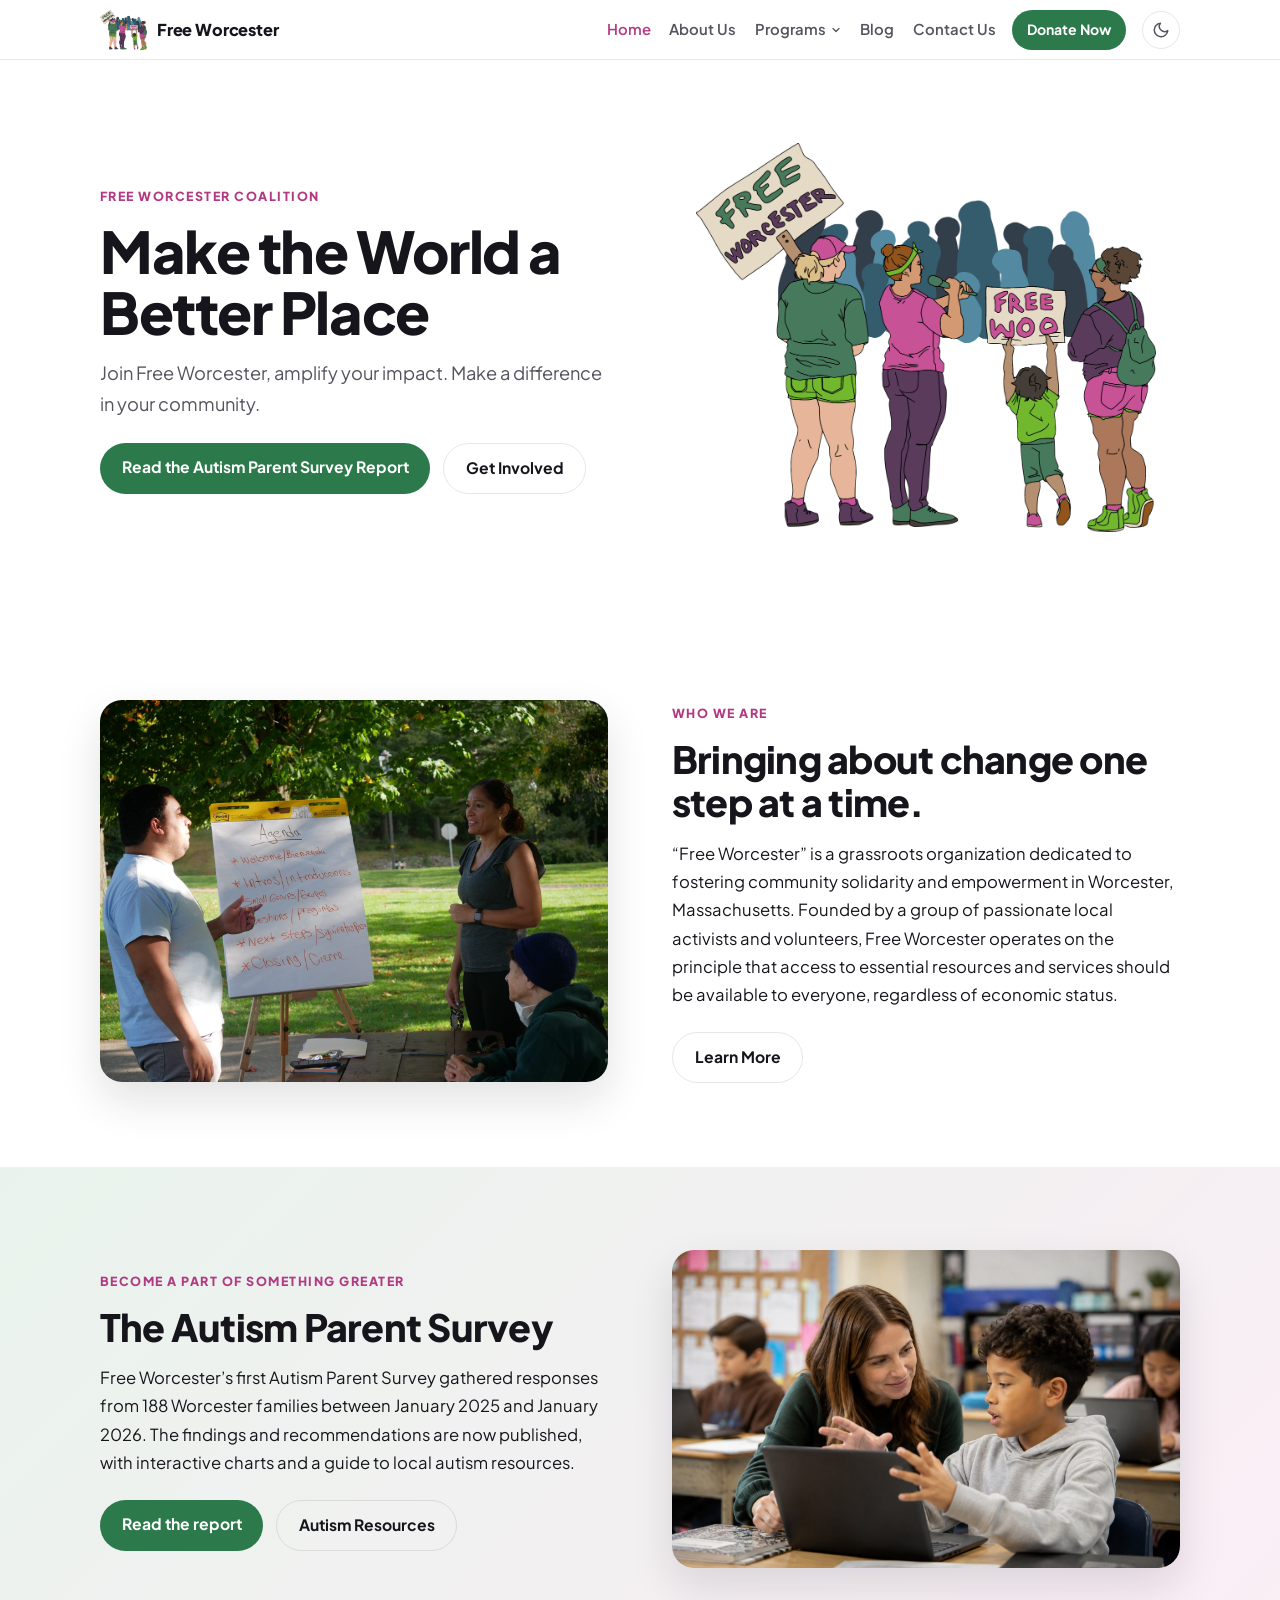
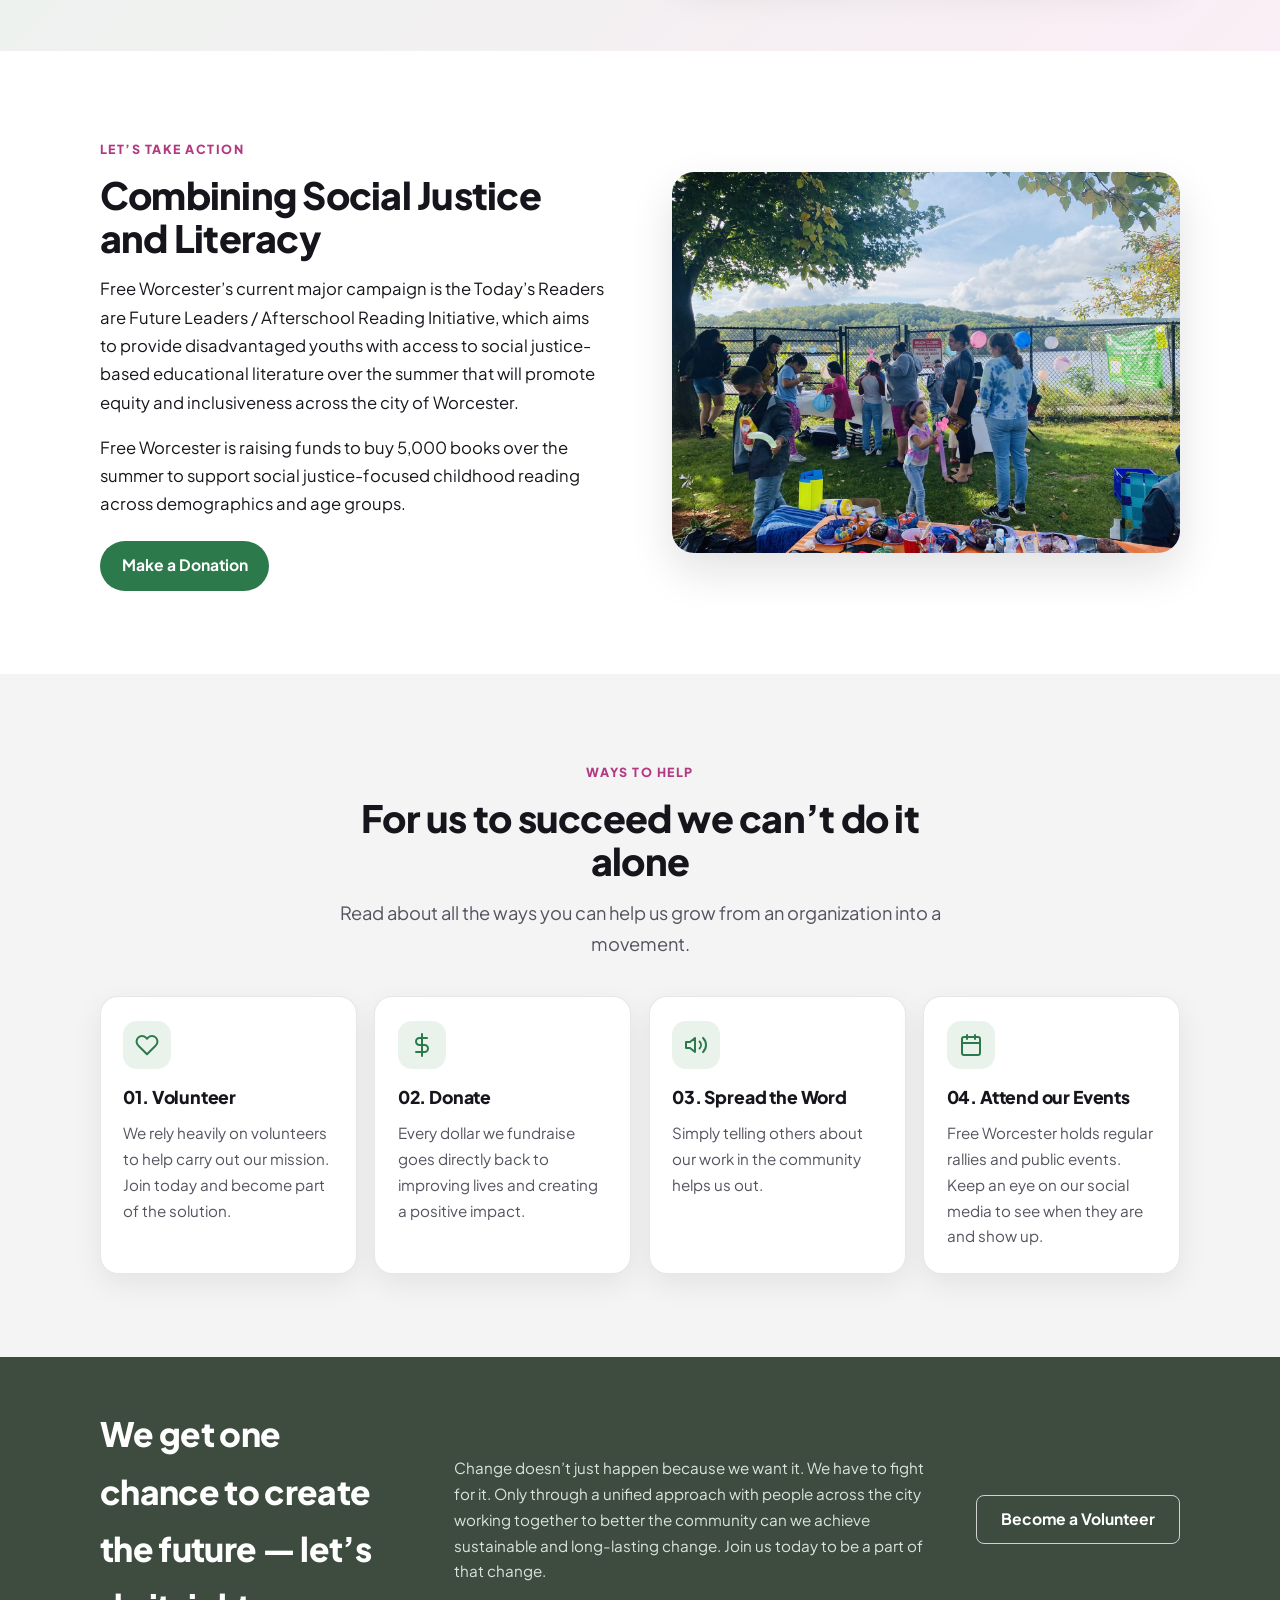
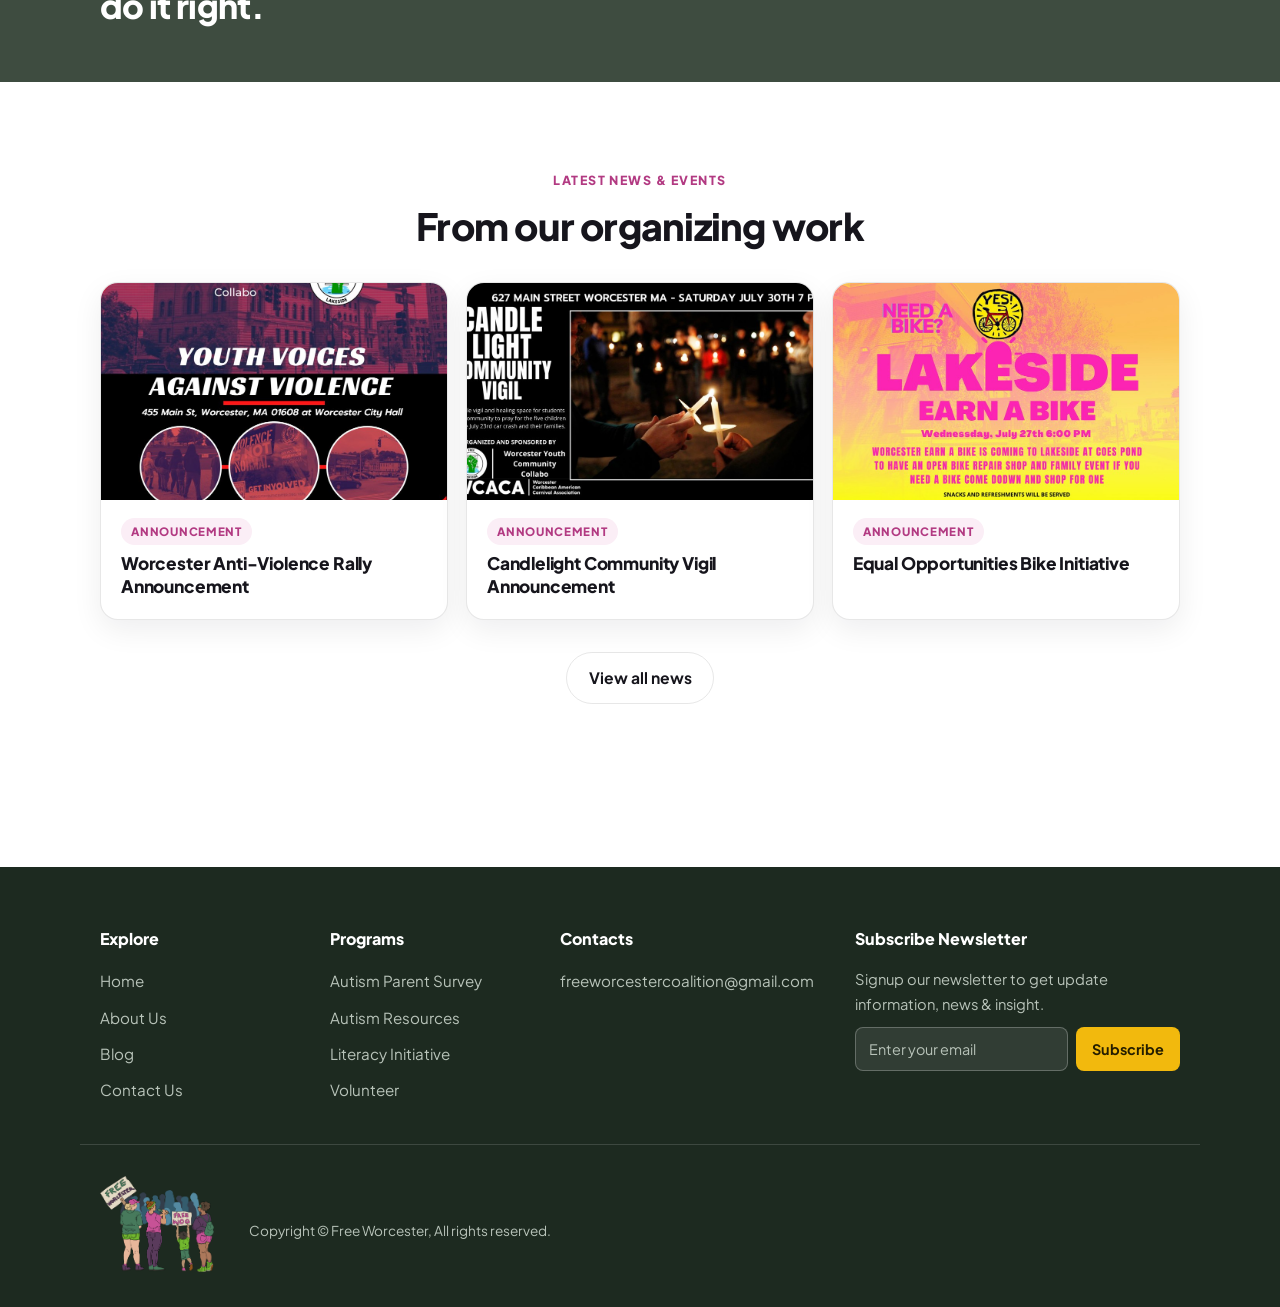
<file: index.html>
<!DOCTYPE html>
<html lang="en">
<head>
<meta charset="utf-8">
<meta name="viewport" content="width=device-width, initial-scale=1">
<title>Home — Free Worcester</title>
<meta name="description" content="Free Worcester is a grassroots organization dedicated to fostering community solidarity and empowerment in Worcester, Massachusetts.">
<link rel="icon" href="images/favicon-32.png" sizes="32x32" type="image/png">
<link rel="icon" href="images/favicon-192.png" sizes="192x192" type="image/png">
<link rel="apple-touch-icon" href="images/apple-touch-icon.png">
<link rel="preconnect" href="https://fonts.googleapis.com">
<link rel="preconnect" href="https://fonts.gstatic.com" crossorigin>
<link href="https://fonts.googleapis.com/css2?family=Plus+Jakarta+Sans:wght@400;600;700;800&display=swap" rel="stylesheet">
<link rel="stylesheet" href="assets/fw.css?v=20260810d">
<script>try{var t=localStorage.getItem('theme');if(t==='dark'||t==='light')document.documentElement.dataset.theme=t;}catch(e){}</script>
<script>(function(){var h=location.hash.slice(1);var r=["glance", "acknowledgments", "acronyms", "executive-summary", "introduction", "methodology", "data-results", "sec-4-1", "sec-4-2", "sec-4-3", "sec-4-4", "sec-4-5", "sec-4-6", "local-context", "background-research", "recommendations", "conclusion", "references", "resources", "fig1", "fig2", "fig3"];if(h&&r.indexOf(h)>-1)location.replace("autism-survey-report.html#"+h);})();</script>
</head>
<body>

<header class="site-head">
  <div class="bar">
    <a class="brand" href="index.html"><img src="images/free-worcester-logo.png" alt="">Free Worcester</a>
    <nav class="main" aria-label="Site">
      <a href="index.html" aria-current="page">Home</a>
      <a href="about.html">About Us</a>
      <span class="has-sub">
        <a href="autism-survey-report.html">Programs <svg class="caret" viewBox="0 0 24 24" fill="none" stroke="currentColor" stroke-width="2.5" stroke-linecap="round" stroke-linejoin="round" aria-hidden="true"><polyline points="6 9 12 15 18 9"/></svg></a>
        <span class="sub">
          <a href="autism-survey-report.html">Autism Parent Survey<span class="hint">Findings and Recommendations report</span></a>
          <a href="index.html#take-action">Social Justice Literacy Initiative<span class="hint">Today&rsquo;s Readers are Future Leaders</span></a>
        </span>
      </span>
      <a href="blog.html">Blog</a>
      <a href="contact.html">Contact Us</a>
    </nav>
    <a class="head-cta" href="contact.html">Donate Now</a>
    <button class="icon-btn" id="theme-toggle" aria-pressed="false" aria-label="Switch to dark mode">
      <svg class="i-moon" viewBox="0 0 24 24" fill="none" stroke="currentColor" stroke-width="2" stroke-linecap="round" stroke-linejoin="round" aria-hidden="true"><path d="M21 12.79A9 9 0 1 1 11.21 3 7 7 0 0 0 21 12.79z"/></svg>
      <svg class="i-sun" viewBox="0 0 24 24" fill="none" stroke="currentColor" stroke-width="2" stroke-linecap="round" stroke-linejoin="round" style="display:none" aria-hidden="true"><circle cx="12" cy="12" r="5"/><line x1="12" y1="1" x2="12" y2="3"/><line x1="12" y1="21" x2="12" y2="23"/><line x1="4.22" y1="4.22" x2="5.64" y2="5.64"/><line x1="18.36" y1="18.36" x2="19.78" y2="19.78"/><line x1="1" y1="12" x2="3" y2="12"/><line x1="21" y1="12" x2="23" y2="12"/><line x1="4.22" y1="19.78" x2="5.64" y2="18.36"/><line x1="18.36" y1="5.64" x2="19.78" y2="4.22"/></svg>
    </button>
    <button class="icon-btn nav-toggle" id="nav-toggle" aria-expanded="false" aria-controls="mobile-nav" aria-label="Menu">
      <svg viewBox="0 0 24 24" fill="none" stroke="currentColor" stroke-width="2" stroke-linecap="round" aria-hidden="true"><line x1="3" y1="6" x2="21" y2="6"/><line x1="3" y1="12" x2="21" y2="12"/><line x1="3" y1="18" x2="21" y2="18"/></svg>
    </button>
  </div>
  <nav class="mobile-nav" id="mobile-nav" aria-label="Site">
    <a href="index.html">Home</a>
    <a href="about.html">About Us</a>
    <a class="subitem" href="autism-survey-report.html">Programs: Autism Parent Survey</a>
    <a class="subitem" href="index.html#take-action">Programs: Literacy Initiative</a>
    <a href="blog.html">Blog</a>
    <a href="contact.html">Contact Us</a>
    <a href="contact.html">Donate Now</a>
  </nav>
</header>

<main>

<section class="section">
  <div class="container">
    <div class="split">
      <div class="rv">
        <span class="eyebrow">Free Worcester Coalition</span>
        <h1 class="display">Make the World a Better Place</h1>
        <p class="lead">Join Free Worcester, amplify your impact. Make a difference in your community.</p>
        <div class="btn-row">
          <a class="btn" href="autism-survey-report.html">Read the Autism Parent Survey Report</a>
          <a class="btn ghost" href="contact.html">Get Involved</a>
        </div>
      </div>
      <div class="media-right rv">
        <img class="hero-art" src="images/free-worcester-logo.png" alt="Illustration of parents and a child at a rally holding signs that read Free Worcester and Free Woo" width="1100" height="929">
      </div>
    </div>
  </div>
</section>

<!-- Community partners hidden pending partner approval
<section class="section tight">
  <div class="container rv">
    <p class="strip-label">Our community partners</p>
    <div class="logo-marquee" aria-label="Community partners">
      <div class="logo-track">
        <div class="logo-set">
          <span class="partner"><img src="images/partner-tenants-union.png" alt="Worcester Tenants Union" loading="lazy"></span>
          <span class="partner"><img src="images/partner-seven-hills.png" alt="Seven Hills Foundation and Affiliates" loading="lazy"></span>
          <span class="partner"><img src="images/partner-wcaca.jpg" alt="WCACA — Worcester Caribbean American Carnival Association" loading="lazy"></span>
          <span class="partner"><img src="images/partner-earn-a-bike.png" alt="Worcester Earn-A-Bike" loading="lazy"></span>
          <span class="partner"><img src="images/partner-fam-jam.jpg" alt="FAM JAM! Event Group Inc." loading="lazy"></span>
          <span class="partner"><img src="images/partner-green-rainbow.png" alt="Green-Rainbow Party" loading="lazy"></span>
          <span class="partner"><img src="images/partner-mass-spring.png" alt="MassSpring" loading="lazy"></span>
          <span class="partner"><img src="images/partner-racism-free-wps.png" alt="Racism-Free WPS" loading="lazy"></span>
          <span class="partner"><img src="images/partner-pride-worcester.png" alt="Pride Worcester" loading="lazy"></span>
        </div>
        <div class="logo-set" aria-hidden="true">
          <span class="partner"><img src="images/partner-tenants-union.png" alt="" loading="lazy"></span>
          <span class="partner"><img src="images/partner-seven-hills.png" alt="" loading="lazy"></span>
          <span class="partner"><img src="images/partner-wcaca.jpg" alt="" loading="lazy"></span>
          <span class="partner"><img src="images/partner-earn-a-bike.png" alt="" loading="lazy"></span>
          <span class="partner"><img src="images/partner-fam-jam.jpg" alt="" loading="lazy"></span>
          <span class="partner"><img src="images/partner-green-rainbow.png" alt="" loading="lazy"></span>
          <span class="partner"><img src="images/partner-mass-spring.png" alt="" loading="lazy"></span>
          <span class="partner"><img src="images/partner-racism-free-wps.png" alt="" loading="lazy"></span>
          <span class="partner"><img src="images/partner-pride-worcester.png" alt="" loading="lazy"></span>
        </div>
      </div>
    </div>
  </div>
</section>
-->

<section class="section" id="who-we-are">
  <div class="container">
    <div class="split">
      <figure class="ph rv">
        <img src="images/fw-community-meeting.jpg" alt="A Free Worcester community meeting outdoors in a park, with a bilingual agenda in English and Spanish on an easel" width="1600" height="1201" loading="lazy">
      </figure>
      <div class="rv">
        <span class="eyebrow">Who We Are</span>
        <h2 class="title">Bringing about change one step at a time.</h2>
        <p>&ldquo;Free Worcester&rdquo; is a grassroots organization dedicated to fostering community solidarity and empowerment in Worcester, Massachusetts. Founded by a group of passionate local activists and volunteers, Free Worcester operates on the principle that access to essential resources and services should be available to everyone, regardless of economic status.</p>
        <div class="btn-row">
          <a class="btn ghost" href="about.html">Learn More</a>
        </div>
      </div>
    </div>
  </div>
</section>

<section class="section band-accent" id="autism-survey">
  <div class="container">
    <div class="split">
      <div class="rv">
        <span class="eyebrow">Become a part of something greater</span>
        <h2 class="title">The Autism Parent Survey</h2>
        <p>Free Worcester&rsquo;s first Autism Parent Survey gathered responses from 188 Worcester families between January 2025 and January 2026. The findings and recommendations are now published, with interactive charts and a guide to local autism resources.</p>
        <div class="btn-row">
          <a class="btn" href="autism-survey-report.html">Read the report</a>
          <a class="btn ghost" href="autism-survey-report.html#resources">Autism Resources</a>
        </div>
      </div>
      <figure class="ph media-right rv">
        <img src="images/illus-teacher-laptop.jpg" alt="Illustration of a teacher working one-on-one with a student at a laptop in class" width="1586" height="992" loading="lazy">
      </figure>
    </div>
  </div>
</section>

<section class="section" id="take-action">
  <div class="container">
    <div class="split">
      <div class="rv">
        <span class="eyebrow">Let&rsquo;s Take Action</span>
        <h2 class="title">Combining Social Justice and Literacy</h2>
        <p>Free Worcester&rsquo;s current major campaign is the Today&rsquo;s Readers are Future Leaders / Afterschool Reading Initiative, which aims to provide disadvantaged youths with access to social justice-based educational literature over the summer that will promote equity and inclusiveness across the city of Worcester.</p>
        <p>Free Worcester is raising funds to buy 5,000 books over the summer to support social justice-focused childhood reading across demographics and age groups.</p>
        <div class="btn-row">
          <a class="btn" href="contact.html">Make a Donation</a>
        </div>
      </div>
      <figure class="ph media-right rv">
        <img src="images/fw-lakeside-event.jpg" alt="A Free Worcester family event by the water at Coes Pond, with craft tables and painted pumpkins" width="1600" height="1200" loading="lazy">
      </figure>
    </div>
  </div>
</section>

<section class="section band-soft" id="ways-to-help">
  <div class="container">
    <div class="center rv" style="max-width: 640px; margin: 0 auto 2.2rem;">
      <span class="eyebrow">Ways to Help</span>
      <h2 class="title">For us to succeed we can&rsquo;t do it alone</h2>
      <p class="lead" style="margin-bottom: 0;">Read about all the ways you can help us grow from an organization into a movement.</p>
    </div>
    <div class="grid-4">
      <div class="fcard rv">
        <div class="icon-chip"><svg viewBox="0 0 24 24" fill="none" stroke="currentColor" stroke-width="2" stroke-linecap="round" stroke-linejoin="round" aria-hidden="true"><path d="M20.84 4.61a5.5 5.5 0 0 0-7.78 0L12 5.67l-1.06-1.06a5.5 5.5 0 0 0-7.78 7.78l1.06 1.06L12 21.23l7.78-7.78 1.06-1.06a5.5 5.5 0 0 0 0-7.78z"/></svg></div>
        <h3>01. Volunteer</h3>
        <p>We rely heavily on volunteers to help carry out our mission. Join today and become part of the solution.</p>
      </div>
      <div class="fcard rv">
        <div class="icon-chip"><svg viewBox="0 0 24 24" fill="none" stroke="currentColor" stroke-width="2" stroke-linecap="round" stroke-linejoin="round" aria-hidden="true"><line x1="12" y1="1" x2="12" y2="23"/><path d="M17 5H9.5a3.5 3.5 0 0 0 0 7h5a3.5 3.5 0 0 1 0 7H6"/></svg></div>
        <h3>02. Donate</h3>
        <p>Every dollar we fundraise goes directly back to improving lives and creating a positive impact.</p>
      </div>
      <div class="fcard rv">
        <div class="icon-chip"><svg viewBox="0 0 24 24" fill="none" stroke="currentColor" stroke-width="2" stroke-linecap="round" stroke-linejoin="round" aria-hidden="true"><polygon points="11 5 6 9 2 9 2 15 6 15 11 19 11 5"/><path d="M15.54 8.46a5 5 0 0 1 0 7.07"/><path d="M19.07 4.93a10 10 0 0 1 0 14.14"/></svg></div>
        <h3>03. Spread the Word</h3>
        <p>Simply telling others about our work in the community helps us out.</p>
      </div>
      <div class="fcard rv">
        <div class="icon-chip"><svg viewBox="0 0 24 24" fill="none" stroke="currentColor" stroke-width="2" stroke-linecap="round" stroke-linejoin="round" aria-hidden="true"><rect x="3" y="4" width="18" height="18" rx="2" ry="2"/><line x1="16" y1="2" x2="16" y2="6"/><line x1="8" y1="2" x2="8" y2="6"/><line x1="3" y1="10" x2="21" y2="10"/></svg></div>
        <h3>04. Attend our Events</h3>
        <p>Free Worcester holds regular rallies and public events. Keep an eye on our social media to see when they are and show up.</p>
      </div>
    </div>
  </div>
</section>

<section class="section tight band-cta" id="volunteer">
  <div class="container cta-row rv">
    <h2>We get one chance to create the future &mdash; let&rsquo;s do it right.</h2>
    <p>Change doesn&rsquo;t just happen because we want it. We have to fight for it. Only through a unified approach with people across the city working together to better the community can we achieve sustainable and long-lasting change. Join us today to be a part of that change.</p>
    <a class="btn outline" href="contact.html">Become a Volunteer</a>
  </div>
</section>

<section class="section" id="news">
  <div class="container">
    <div class="center rv" style="max-width: 640px; margin: 0 auto 2.2rem;">
      <span class="eyebrow">Latest News &amp; Events</span>
      <h2 class="title">From our organizing work</h2>
    </div>
    <div class="grid-3">
      <article class="post-card rv">
        <div class="thumb"><img src="images/fw-flyer-youth-voices.jpg" alt="Youth Voices Against Violence flyer: presenting a youth justice platform at Worcester City Hall" loading="lazy"></div>
        <div class="body">
          <span class="pill">Announcement</span>
          <h3>Worcester Anti-Violence Rally Announcement</h3>
        </div>
      </article>
      <article class="post-card rv">
        <div class="thumb"><img src="images/fw-flyer-vigil.jpg" alt="Candlelight Community Vigil flyer with hands lighting candles" loading="lazy"></div>
        <div class="body">
          <span class="pill">Announcement</span>
          <h3>Candlelight Community Vigil Announcement</h3>
        </div>
      </article>
      <article class="post-card rv">
        <div class="thumb"><img src="images/fw-flyer-earn-a-bike.jpg" alt="Lakeside Earn A Bike flyer: open bike repair shop and family event at Coes Pond" loading="lazy"></div>
        <div class="body">
          <span class="pill">Announcement</span>
          <h3>Equal Opportunities Bike Initiative</h3>
        </div>
      </article>
    </div>
    <div class="center rv" style="margin-top: 2rem;">
      <a class="btn ghost" href="blog.html">View all news</a>
    </div>
  </div>
</section>

</main>

<footer class="site-foot">
  <div class="cols">
    <div>
      <h4>Explore</h4>
      <ul>
        <li><a href="index.html">Home</a></li>
        <li><a href="about.html">About Us</a></li>
        <li><a href="blog.html">Blog</a></li>
        <li><a href="contact.html">Contact Us</a></li>
      </ul>
    </div>
    <div>
      <h4>Programs</h4>
      <ul>
        <li><a href="autism-survey-report.html">Autism Parent Survey</a></li>
        <li><a href="autism-survey-report.html#resources">Autism Resources</a></li>
        <li><a href="index.html#take-action">Literacy Initiative</a></li>
        <li><a href="contact.html">Volunteer</a></li>
      </ul>
    </div>
    <div>
      <h4>Contacts</h4>
      <ul>
        <li><a href="mailto:freeworcestercoalition@gmail.com">freeworcestercoalition@gmail.com</a></li>
      </ul>
    </div>
    <div>
      <h4>Subscribe Newsletter</h4>
      <p>Signup our newsletter to get update information, news &amp; insight.</p>
      <form class="newsletter" id="newsletter-form">
        <input id="nl-email" type="email" placeholder="Enter your email" aria-label="Email address" required>
        <button class="btn gold" type="submit">Subscribe</button>
      </form>
    </div>
  </div>
  <div class="foot-bottom">
    <img src="images/free-worcester-logo.png" alt="Free Worcester logo">
    <div>
      <p class="copyright">Copyright &copy; Free Worcester, All rights reserved.</p>
    </div>
  </div>
</footer>

<script src="assets/fw.js?v=20260810"></script>
</body>
</html>
</file>
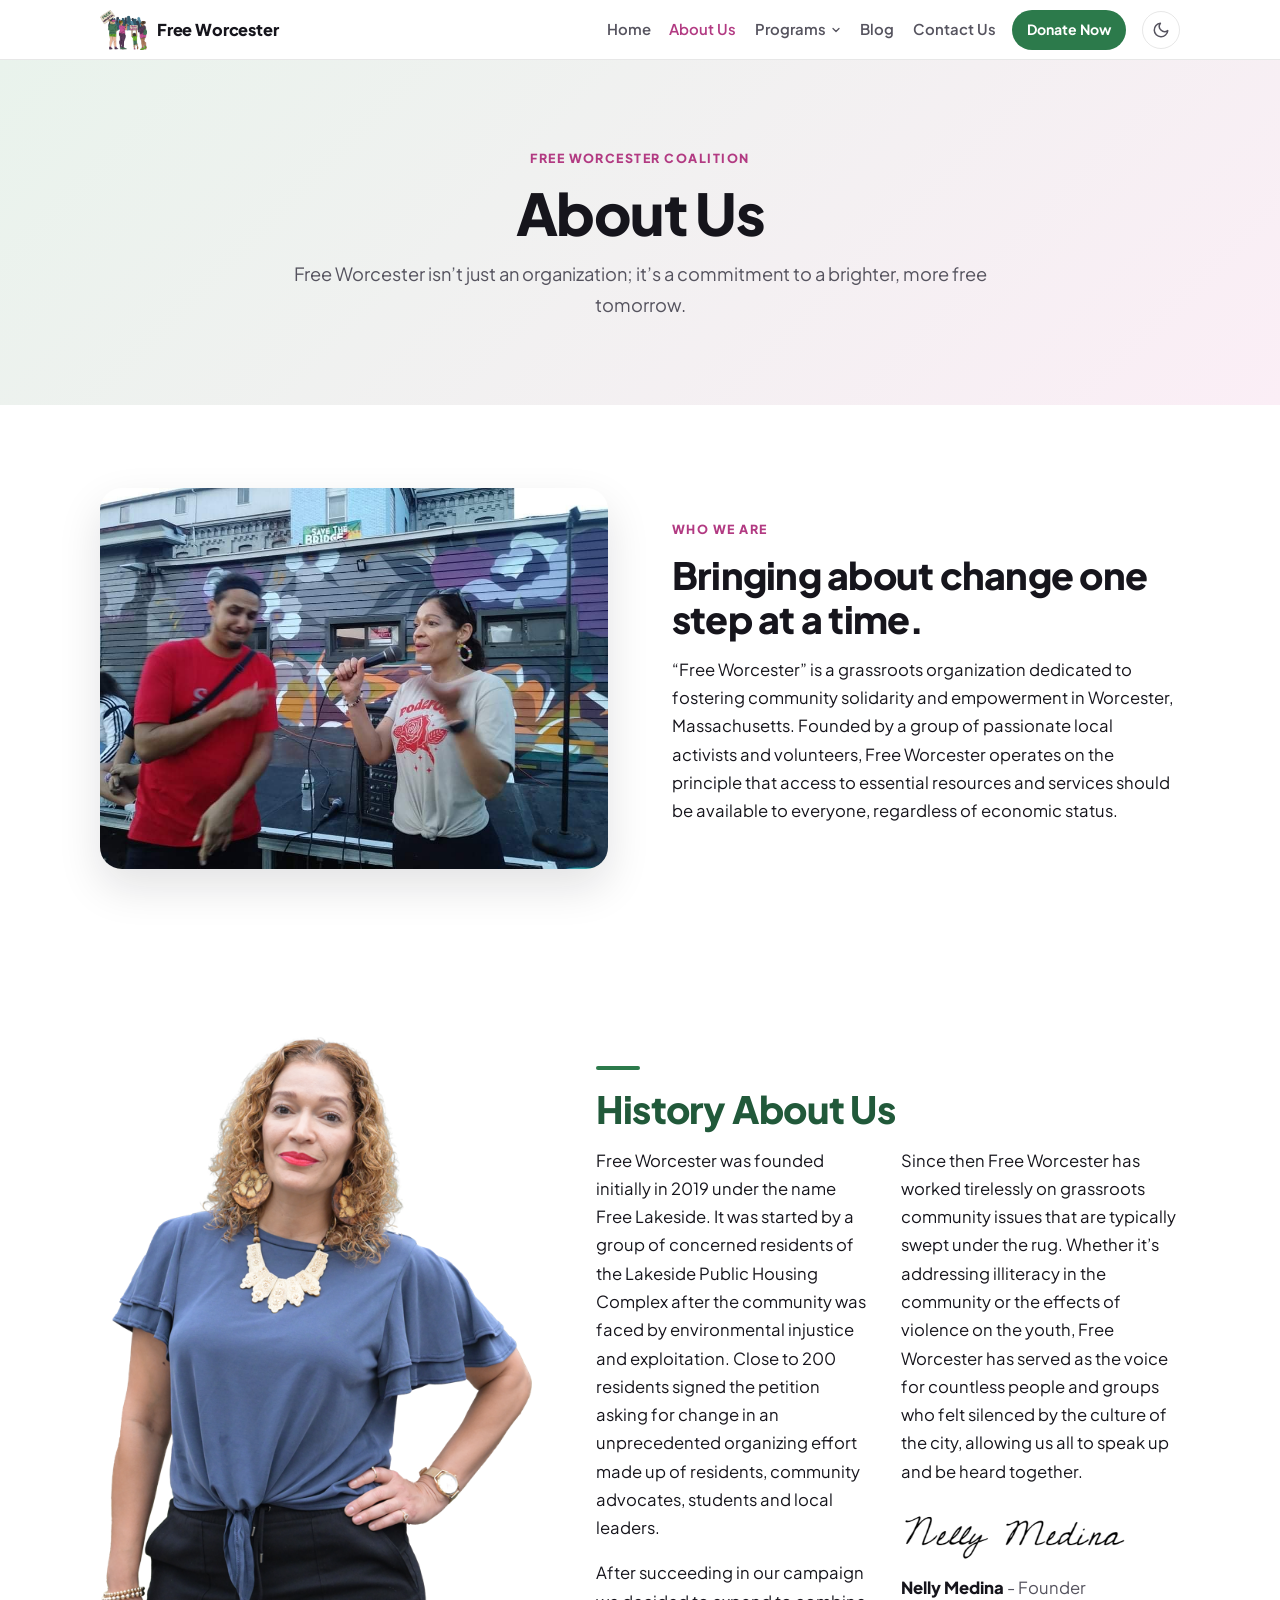
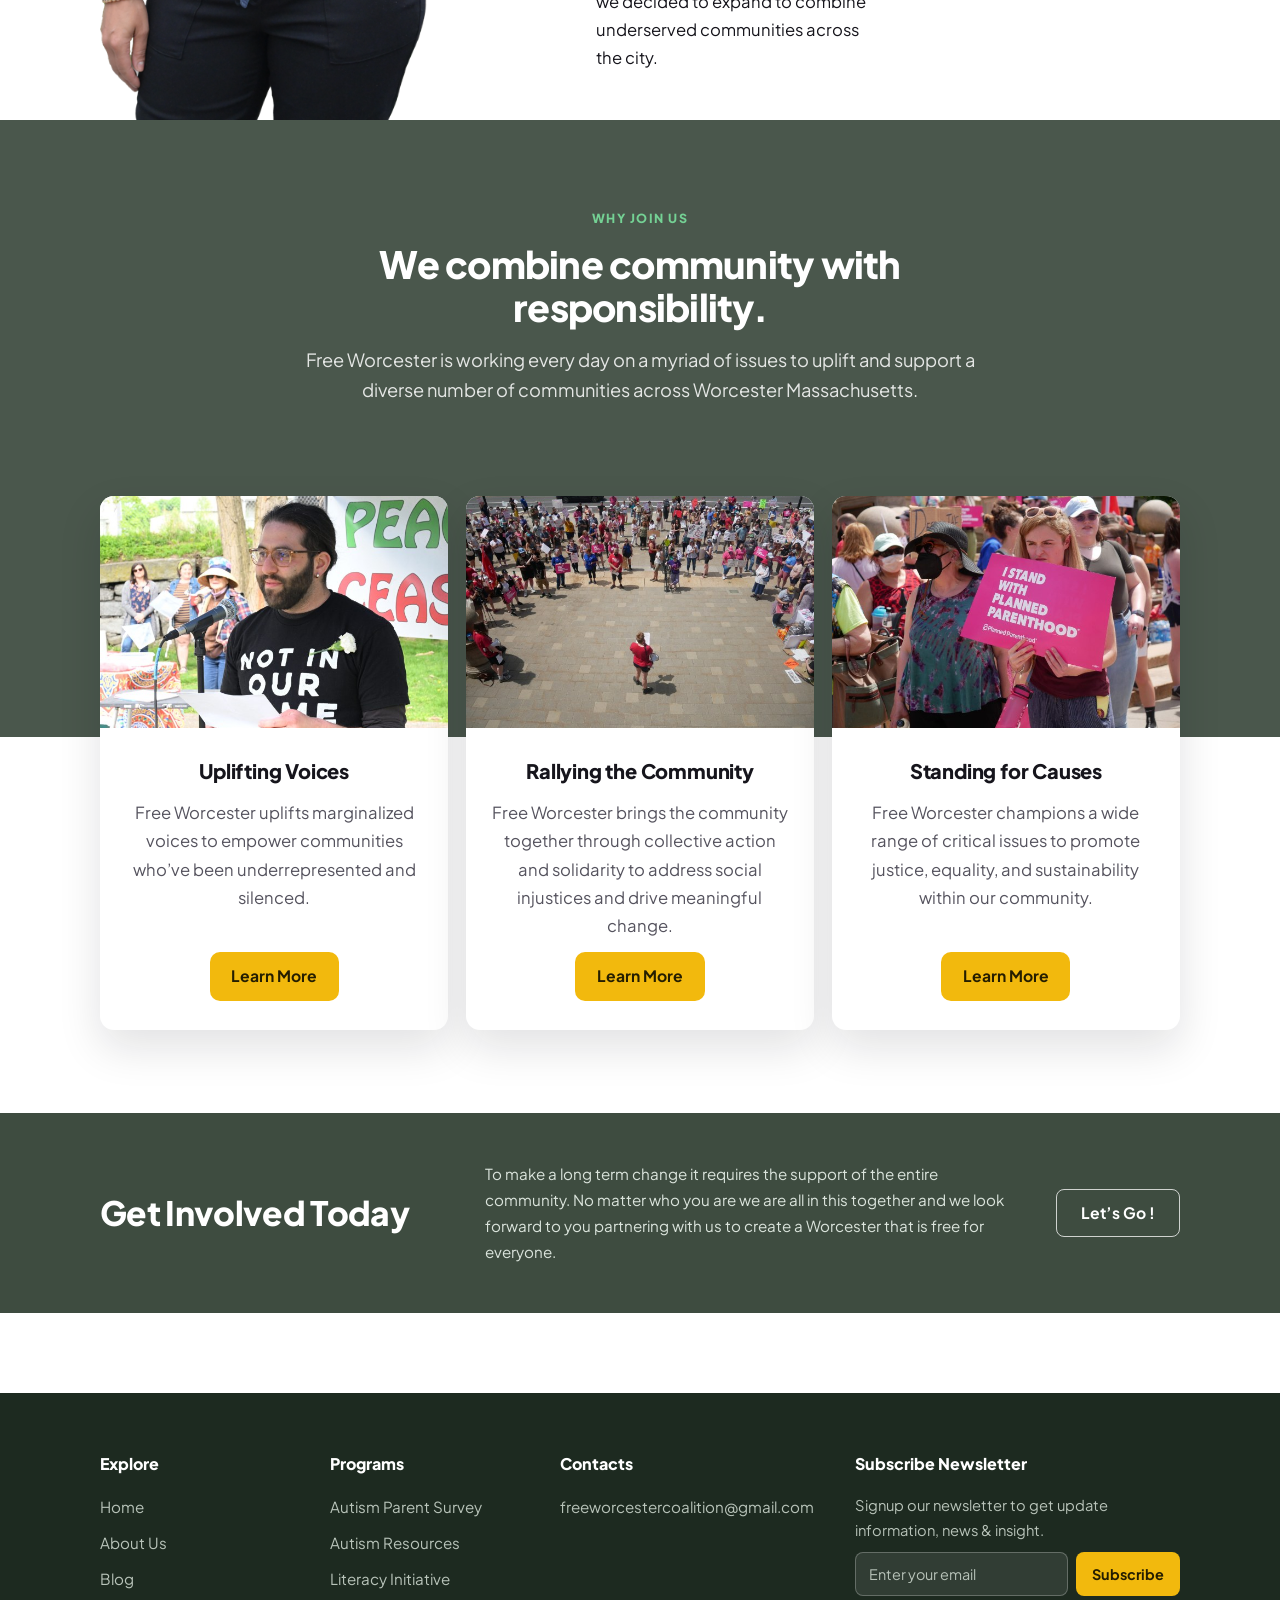
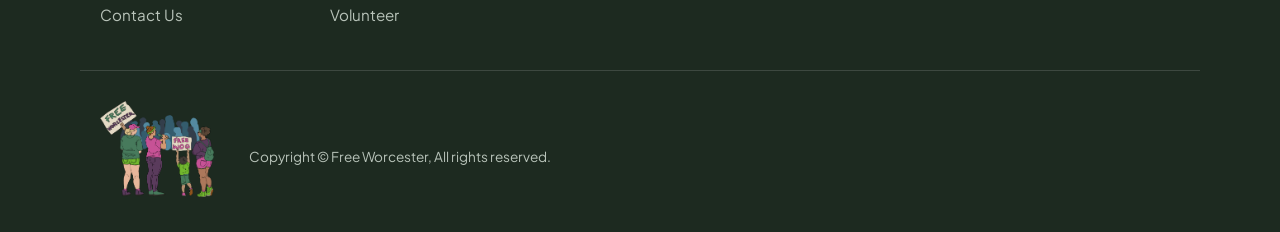
<file: about.html>
<!DOCTYPE html>
<html lang="en">
<head>
<meta charset="utf-8">
<meta name="viewport" content="width=device-width, initial-scale=1">
<title>About Us — Free Worcester</title>
<meta name="description" content="Free Worcester isn't just an organization; it's a commitment to a brighter, more free tomorrow.">
<link rel="icon" href="images/favicon-32.png" sizes="32x32" type="image/png">
<link rel="icon" href="images/favicon-192.png" sizes="192x192" type="image/png">
<link rel="apple-touch-icon" href="images/apple-touch-icon.png">
<link rel="preconnect" href="https://fonts.googleapis.com">
<link rel="preconnect" href="https://fonts.gstatic.com" crossorigin>
<link href="https://fonts.googleapis.com/css2?family=Plus+Jakarta+Sans:wght@400;600;700;800&display=swap" rel="stylesheet">
<link rel="stylesheet" href="assets/fw.css?v=20260810d">
<script>try{var t=localStorage.getItem('theme');if(t==='dark'||t==='light')document.documentElement.dataset.theme=t;}catch(e){}</script>
</head>
<body>

<header class="site-head">
  <div class="bar">
    <a class="brand" href="index.html"><img src="images/free-worcester-logo.png" alt="">Free Worcester</a>
    <nav class="main" aria-label="Site">
      <a href="index.html">Home</a>
      <a href="about.html" aria-current="page">About Us</a>
      <span class="has-sub">
        <a href="autism-survey-report.html">Programs <svg class="caret" viewBox="0 0 24 24" fill="none" stroke="currentColor" stroke-width="2.5" stroke-linecap="round" stroke-linejoin="round" aria-hidden="true"><polyline points="6 9 12 15 18 9"/></svg></a>
        <span class="sub">
          <a href="autism-survey-report.html">Autism Parent Survey<span class="hint">Findings and Recommendations report</span></a>
          <a href="index.html#take-action">Social Justice Literacy Initiative<span class="hint">Today&rsquo;s Readers are Future Leaders</span></a>
        </span>
      </span>
      <a href="blog.html">Blog</a>
      <a href="contact.html">Contact Us</a>
    </nav>
    <a class="head-cta" href="contact.html">Donate Now</a>
    <button class="icon-btn" id="theme-toggle" aria-pressed="false" aria-label="Switch to dark mode">
      <svg class="i-moon" viewBox="0 0 24 24" fill="none" stroke="currentColor" stroke-width="2" stroke-linecap="round" stroke-linejoin="round" aria-hidden="true"><path d="M21 12.79A9 9 0 1 1 11.21 3 7 7 0 0 0 21 12.79z"/></svg>
      <svg class="i-sun" viewBox="0 0 24 24" fill="none" stroke="currentColor" stroke-width="2" stroke-linecap="round" stroke-linejoin="round" style="display:none" aria-hidden="true"><circle cx="12" cy="12" r="5"/><line x1="12" y1="1" x2="12" y2="3"/><line x1="12" y1="21" x2="12" y2="23"/><line x1="4.22" y1="4.22" x2="5.64" y2="5.64"/><line x1="18.36" y1="18.36" x2="19.78" y2="19.78"/><line x1="1" y1="12" x2="3" y2="12"/><line x1="21" y1="12" x2="23" y2="12"/><line x1="4.22" y1="19.78" x2="5.64" y2="18.36"/><line x1="18.36" y1="5.64" x2="19.78" y2="4.22"/></svg>
    </button>
    <button class="icon-btn nav-toggle" id="nav-toggle" aria-expanded="false" aria-controls="mobile-nav" aria-label="Menu">
      <svg viewBox="0 0 24 24" fill="none" stroke="currentColor" stroke-width="2" stroke-linecap="round" aria-hidden="true"><line x1="3" y1="6" x2="21" y2="6"/><line x1="3" y1="12" x2="21" y2="12"/><line x1="3" y1="18" x2="21" y2="18"/></svg>
    </button>
  </div>
  <nav class="mobile-nav" id="mobile-nav" aria-label="Site">
    <a href="index.html">Home</a>
    <a href="about.html">About Us</a>
    <a class="subitem" href="autism-survey-report.html">Programs: Autism Parent Survey</a>
    <a class="subitem" href="index.html#take-action">Programs: Literacy Initiative</a>
    <a href="blog.html">Blog</a>
    <a href="contact.html">Contact Us</a>
    <a href="contact.html">Donate Now</a>
  </nav>
</header>

<main>

<section class="section band-accent">
  <div class="container center rv" style="max-width: 760px;">
    <span class="eyebrow">Free Worcester Coalition</span>
    <h1 class="display">About Us</h1>
    <p class="lead" style="margin-bottom: 0;">Free Worcester isn&rsquo;t just an organization; it&rsquo;s a commitment to a brighter, more free tomorrow.</p>
  </div>
</section>

<section class="section" id="who-we-are">
  <div class="container">
    <div class="split">
      <figure class="ph rv">
        <img src="images/fw-mural-event.jpg" alt="A speaker with a microphone addressing a crowd in front of a colorful mural at a community event" width="960" height="720" loading="lazy">
      </figure>
      <div class="rv">
        <span class="eyebrow">Who We Are</span>
        <h2 class="title">Bringing about change one step at a time.</h2>
        <p>&ldquo;Free Worcester&rdquo; is a grassroots organization dedicated to fostering community solidarity and empowerment in Worcester, Massachusetts. Founded by a group of passionate local activists and volunteers, Free Worcester operates on the principle that access to essential resources and services should be available to everyone, regardless of economic status.</p>
      </div>
    </div>
  </div>
</section>

<section class="section" id="history">
  <div class="container">
    <div class="history-founder">
      <img class="portrait rv" src="images/about-founder-nelly-medina.png" alt="Portrait of Nelly Medina, founder of Free Worcester" width="560" height="888" loading="lazy">
      <div class="rv">
        <div class="accent-dash" aria-hidden="true"></div>
        <h2 class="title trust-title">History About Us</h2>
        <div class="hist-cols">
          <div>
            <p>Free Worcester was founded initially in 2019 under the name Free Lakeside. It was started by a group of concerned residents of the Lakeside Public Housing Complex after the community was faced by environmental injustice and exploitation. Close to 200 residents signed the petition asking for change in an unprecedented organizing effort made up of residents, community advocates, students and local leaders.</p>
            <p>After succeeding in our campaign we decided to expand to combine underserved communities across the city.</p>
          </div>
          <div>
            <p>Since then Free Worcester has worked tirelessly on grassroots community issues that are typically swept under the rug. Whether it&rsquo;s addressing illiteracy in the community or the effects of violence on the youth, Free Worcester has served as the voice for countless people and groups who felt silenced by the culture of the city, allowing us all to speak up and be heard together.</p>
            <img class="signature" src="images/about-signature-nelly-medina.png" alt="Nelly Medina&rsquo;s signature" width="326" height="71" loading="lazy">
            <p class="sig-name"><strong>Nelly Medina</strong> - Founder</p>
          </div>
        </div>
      </div>
    </div>
  </div>
</section>

<section class="section band-join" id="why-join">
  <div class="container">
    <div class="center rv" style="max-width: 680px; margin: 0 auto 2.6rem;">
      <span class="eyebrow">Why Join Us</span>
      <h2 class="title">We combine community with responsibility.</h2>
      <p class="lead" style="margin-bottom: 0;">Free Worcester is working every day on a myriad of issues to uplift and support a diverse number of communities across Worcester Massachusetts.</p>
    </div>
  </div>
</section>

<section class="section join-hang">
  <div class="container">
    <div class="grid-3 join-cards">
      <div class="join-card rv">
        <div class="thumb"><img src="images/fw-ceasefire-vigil-speaker.jpg" alt="A speaker reading from a page at an outdoor peace vigil, wearing a shirt that reads Not In Our Name" loading="lazy"></div>
        <div class="body">
          <h3>Uplifting Voices</h3>
          <p>Free Worcester uplifts marginalized voices to empower communities who&rsquo;ve been underrepresented and silenced.</p>
          <a class="btn gold" href="autism-survey-report.html">Learn More</a>
        </div>
      </div>
      <div class="join-card rv">
        <div class="thumb"><img src="images/fw-city-hall-rally.jpg" alt="An overhead view of a rally on the Worcester City Hall plaza, with a speaker at the center of the crowd" loading="lazy"></div>
        <div class="body">
          <h3>Rallying the Community</h3>
          <p>Free Worcester brings the community together through collective action and solidarity to address social injustices and drive meaningful change.</p>
          <a class="btn gold" href="blog.html">Learn More</a>
        </div>
      </div>
      <div class="join-card rv">
        <div class="thumb"><img src="images/fw-repro-rights-rally.jpg" alt="Rally attendees holding pink I Stand With Planned Parenthood signs" loading="lazy"></div>
        <div class="body">
          <h3>Standing for Causes</h3>
          <p>Free Worcester champions a wide range of critical issues to promote justice, equality, and sustainability within our community.</p>
          <a class="btn gold" href="index.html#take-action">Learn More</a>
        </div>
      </div>
    </div>
  </div>
</section>

<!-- Community partners hidden pending partner approval
<section class="section" id="trust">
  <div class="container">
    <div class="split">
      <div class="rv">
        <h2 class="title trust-title">An Organization You Can Trust</h2>
        <p>Our commitment to the community isn&rsquo;t just a promise you need to rely on but something born out of a reputation built on showing up and speaking out. Just look at the community partners we work with to see the values we hold and the populations we represent.</p>
        <div class="accent-bar" aria-hidden="true"></div>
      </div>
      <div class="partner-grid rv" aria-label="Community partners">
        <span class="cell"><img src="images/partner-mass-spring.png" alt="MassSpring" loading="lazy"></span>
        <span class="cell"><img src="images/partner-tenants-union.png" alt="Worcester Tenants Union" loading="lazy"></span>
        <span class="cell"><img src="images/partner-fam-jam.jpg" alt="FAM JAM! Event Group Inc." loading="lazy"></span>
        <span class="cell"><img src="images/partner-seven-hills.png" alt="Seven Hills Foundation and Affiliates" loading="lazy"></span>
        <span class="cell"><img src="images/partner-earn-a-bike.png" alt="Worcester Earn-A-Bike" loading="lazy"></span>
        <span class="cell"><img src="images/partner-wcaca.jpg" alt="WCACA — Worcester Caribbean American Carnival Association" loading="lazy"></span>
        <span class="cell"><img src="images/partner-green-rainbow.png" alt="Green-Rainbow Party" loading="lazy"></span>
        <span class="cell"><img src="images/partner-pride-worcester.png" alt="Pride Worcester" loading="lazy"></span>
        <span class="cell"><img src="images/partner-racism-free-wps.png" alt="Racism-Free WPS" loading="lazy"></span>
      </div>
    </div>
  </div>
</section>
-->

<section class="section tight band-cta" id="get-involved">
  <div class="container cta-row rv">
    <h2>Get Involved Today</h2>
    <p>To make a long term change it requires the support of the entire community. No matter who you are we are all in this together and we look forward to you partnering with us to create a Worcester that is free for everyone.</p>
    <a class="btn outline" href="contact.html">Let&rsquo;s Go !</a>
  </div>
</section>

</main>

<footer class="site-foot">
  <div class="cols">
    <div>
      <h4>Explore</h4>
      <ul>
        <li><a href="index.html">Home</a></li>
        <li><a href="about.html">About Us</a></li>
        <li><a href="blog.html">Blog</a></li>
        <li><a href="contact.html">Contact Us</a></li>
      </ul>
    </div>
    <div>
      <h4>Programs</h4>
      <ul>
        <li><a href="autism-survey-report.html">Autism Parent Survey</a></li>
        <li><a href="autism-survey-report.html#resources">Autism Resources</a></li>
        <li><a href="index.html#take-action">Literacy Initiative</a></li>
        <li><a href="contact.html">Volunteer</a></li>
      </ul>
    </div>
    <div>
      <h4>Contacts</h4>
      <ul>
        <li><a href="mailto:freeworcestercoalition@gmail.com">freeworcestercoalition@gmail.com</a></li>
      </ul>
    </div>
    <div>
      <h4>Subscribe Newsletter</h4>
      <p>Signup our newsletter to get update information, news &amp; insight.</p>
      <form class="newsletter" id="newsletter-form">
        <input id="nl-email" type="email" placeholder="Enter your email" aria-label="Email address" required>
        <button class="btn gold" type="submit">Subscribe</button>
      </form>
    </div>
  </div>
  <div class="foot-bottom">
    <img src="images/free-worcester-logo.png" alt="Free Worcester logo">
    <div>
      <p class="copyright">Copyright &copy; Free Worcester, All rights reserved.</p>
    </div>
  </div>
</footer>

<script src="assets/fw.js?v=20260810"></script>
</body>
</html>
</file>
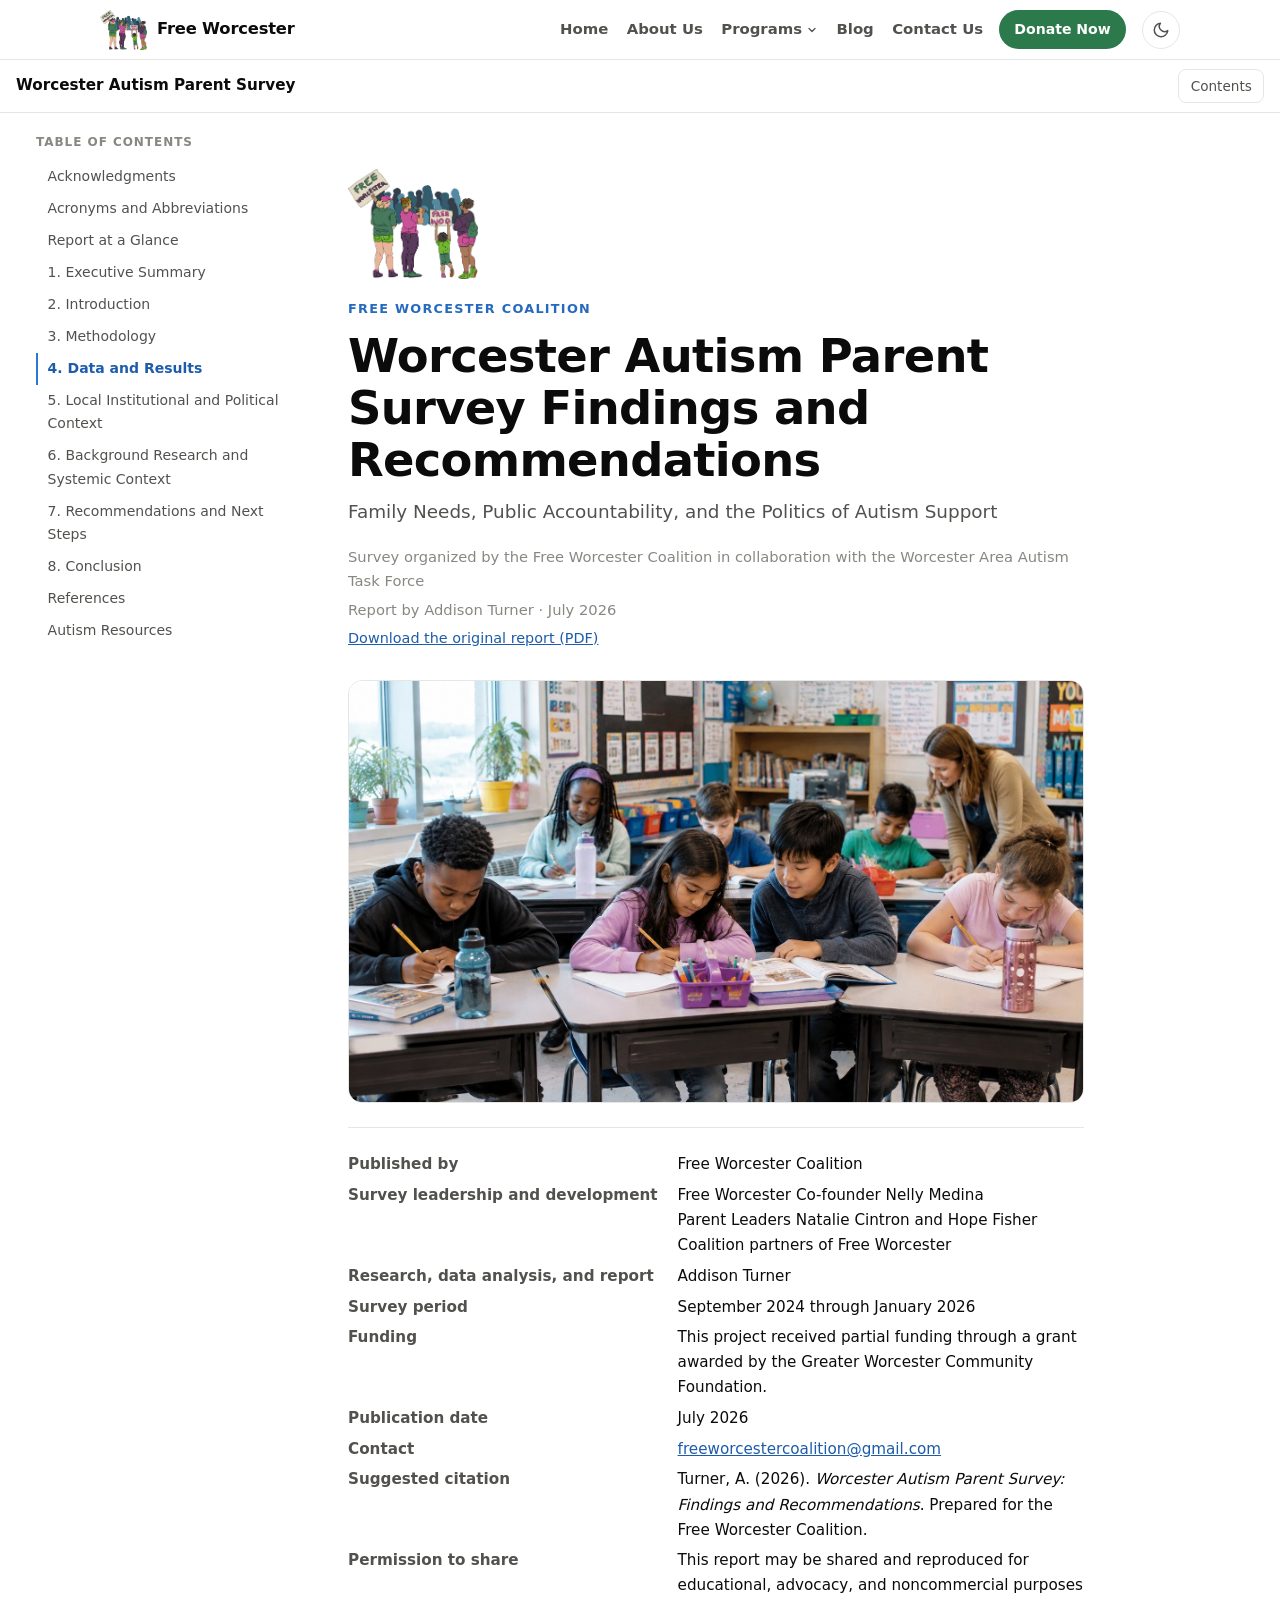
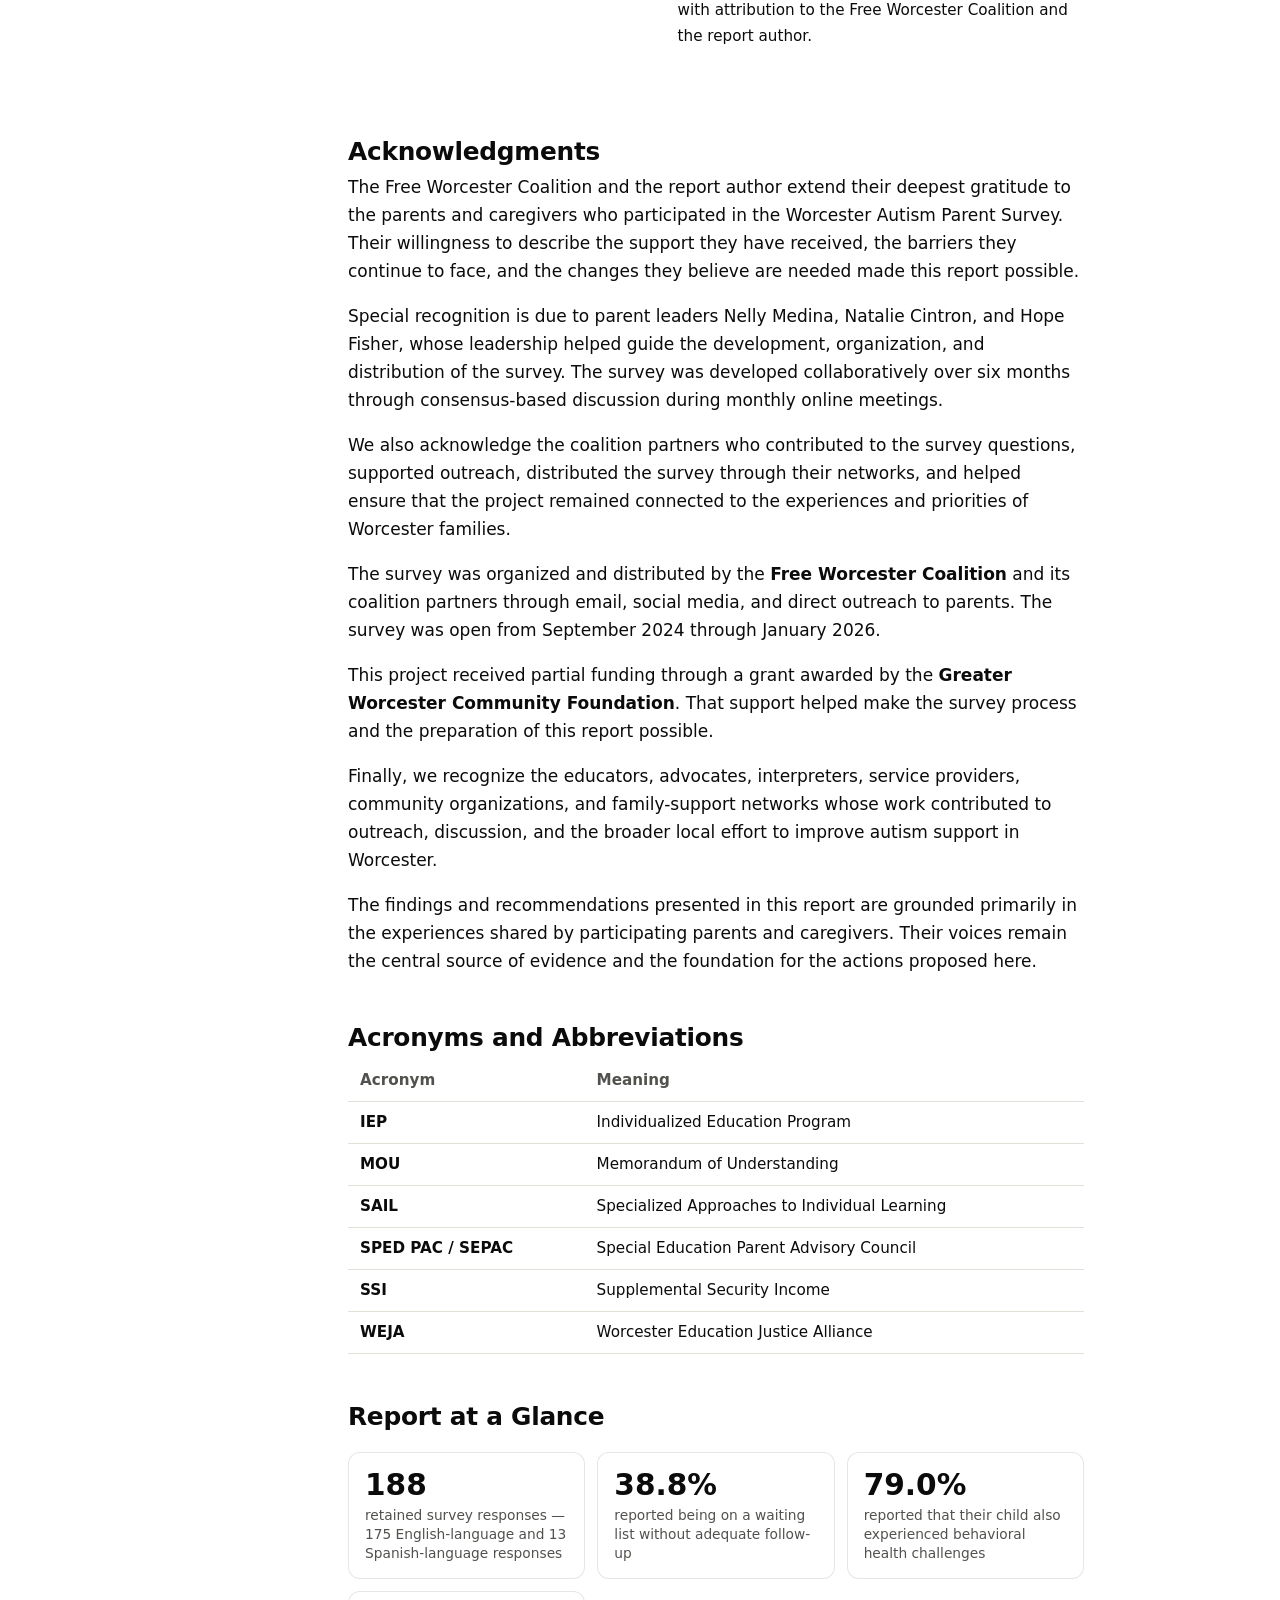
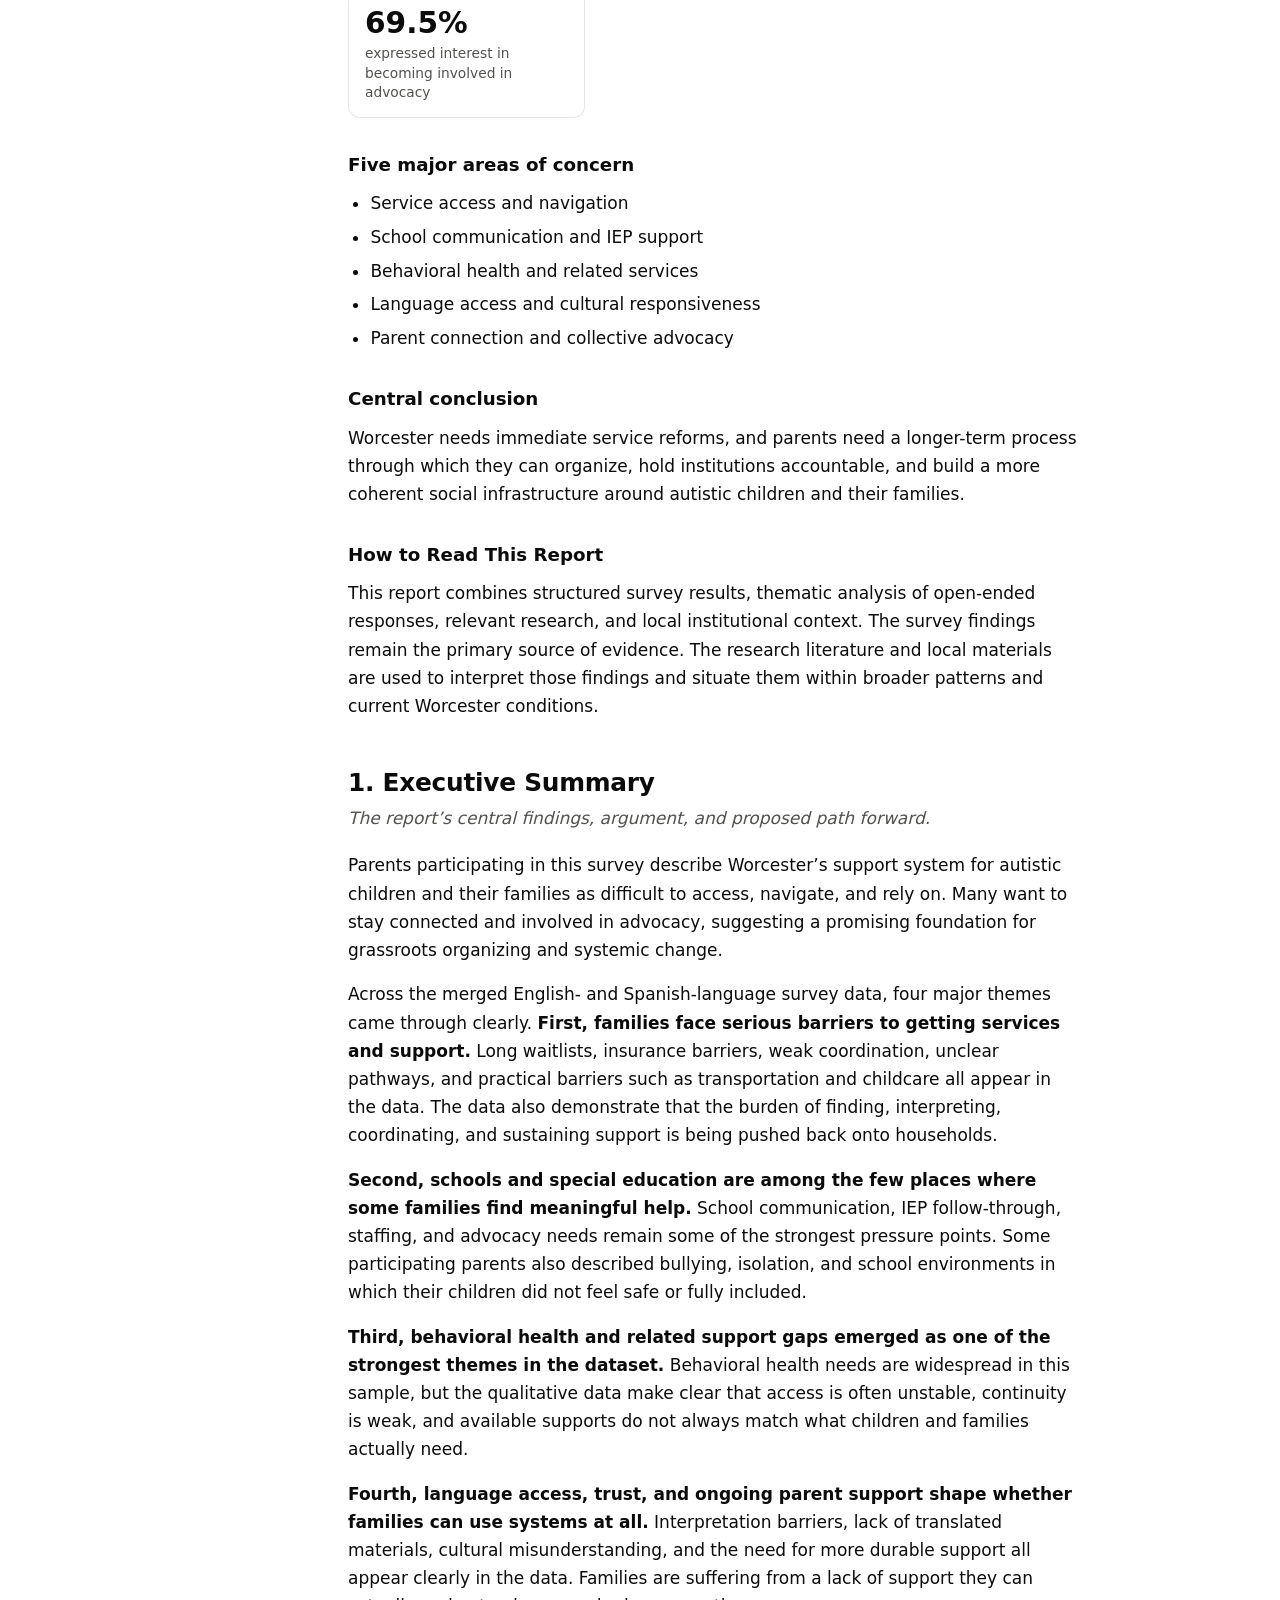
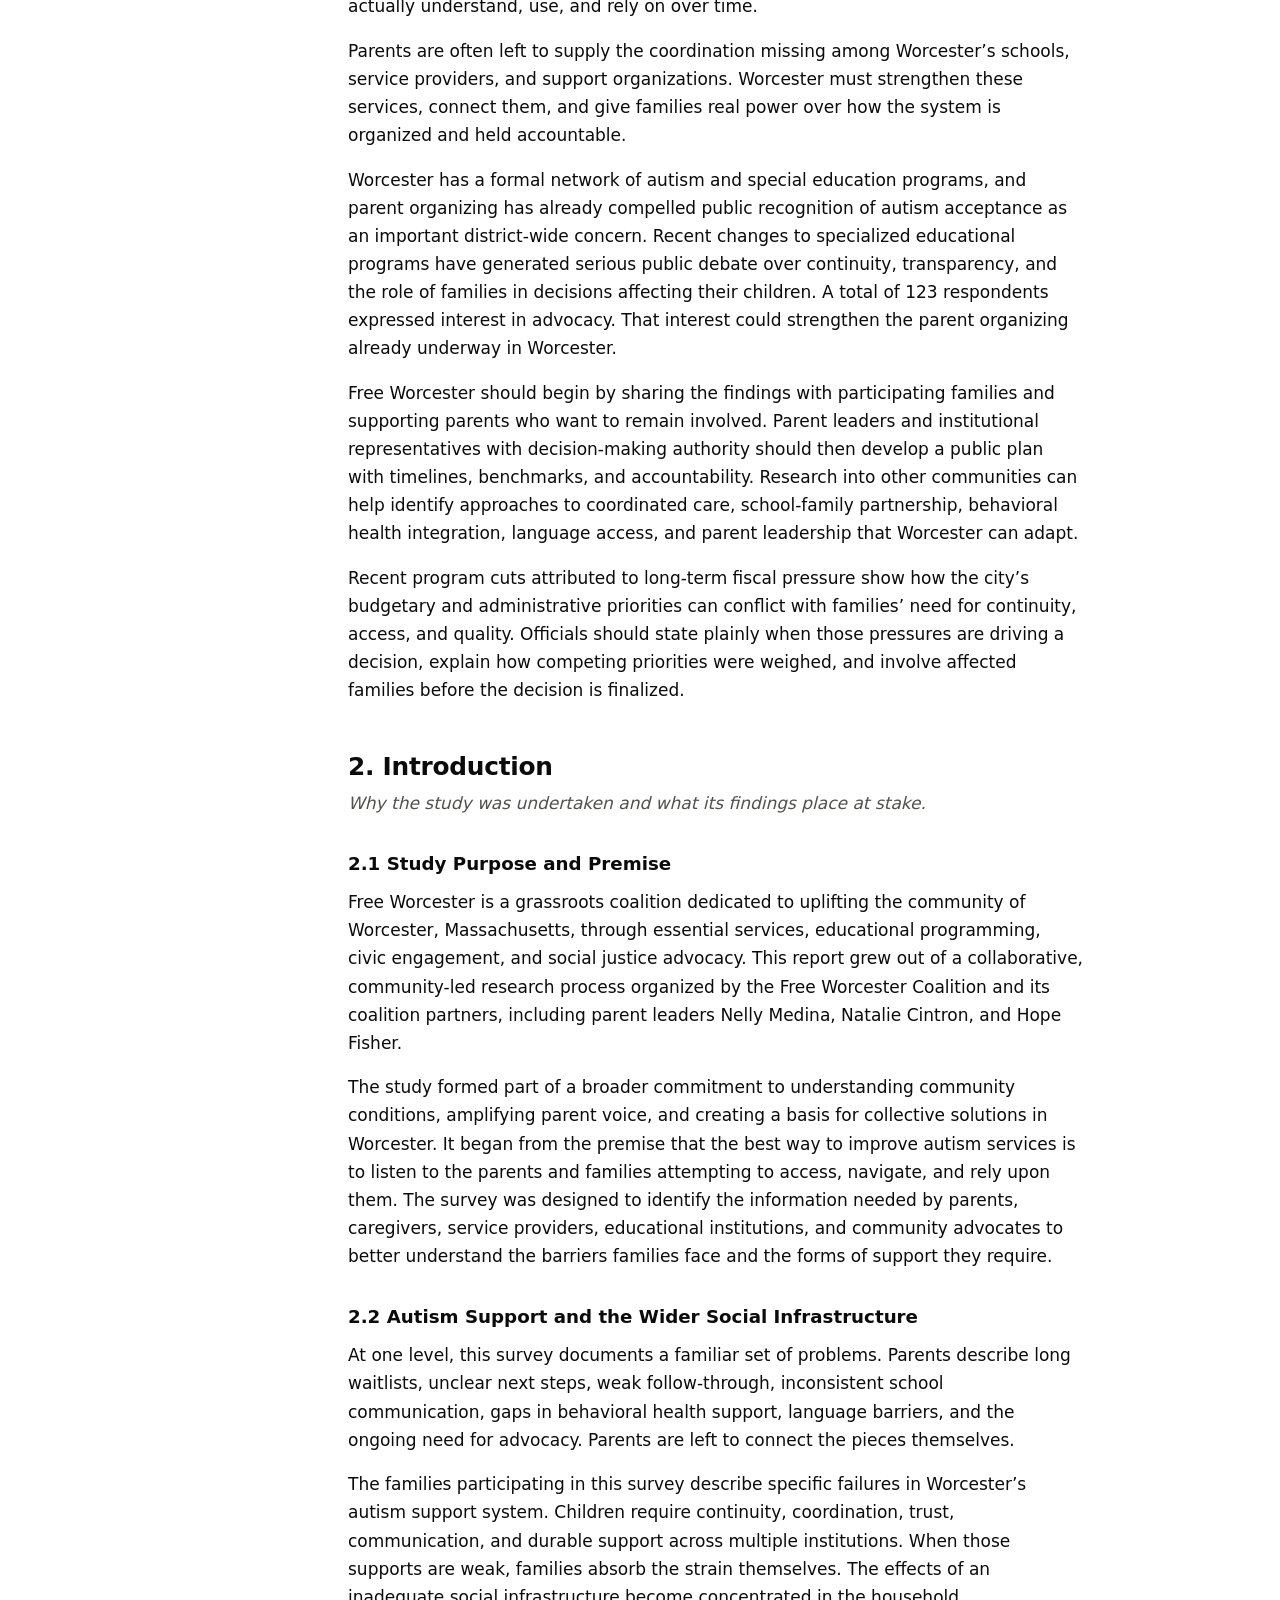
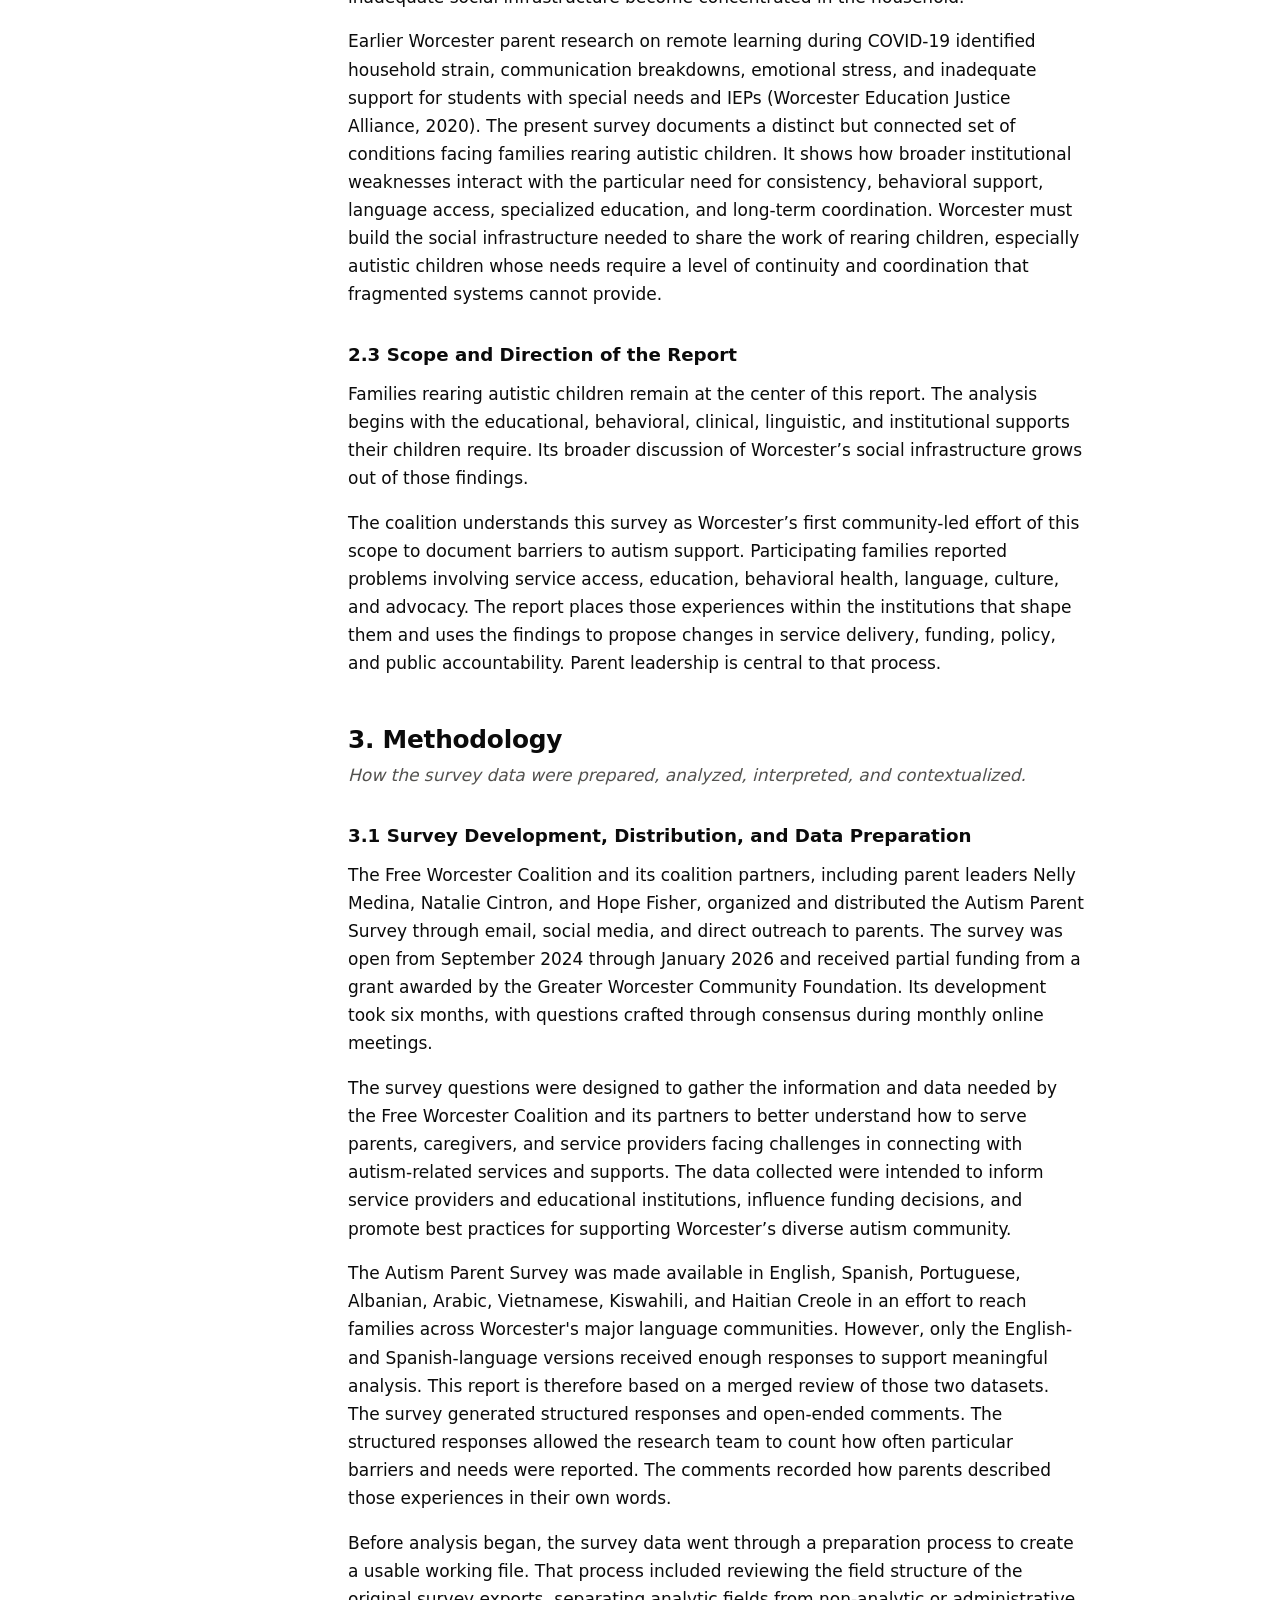
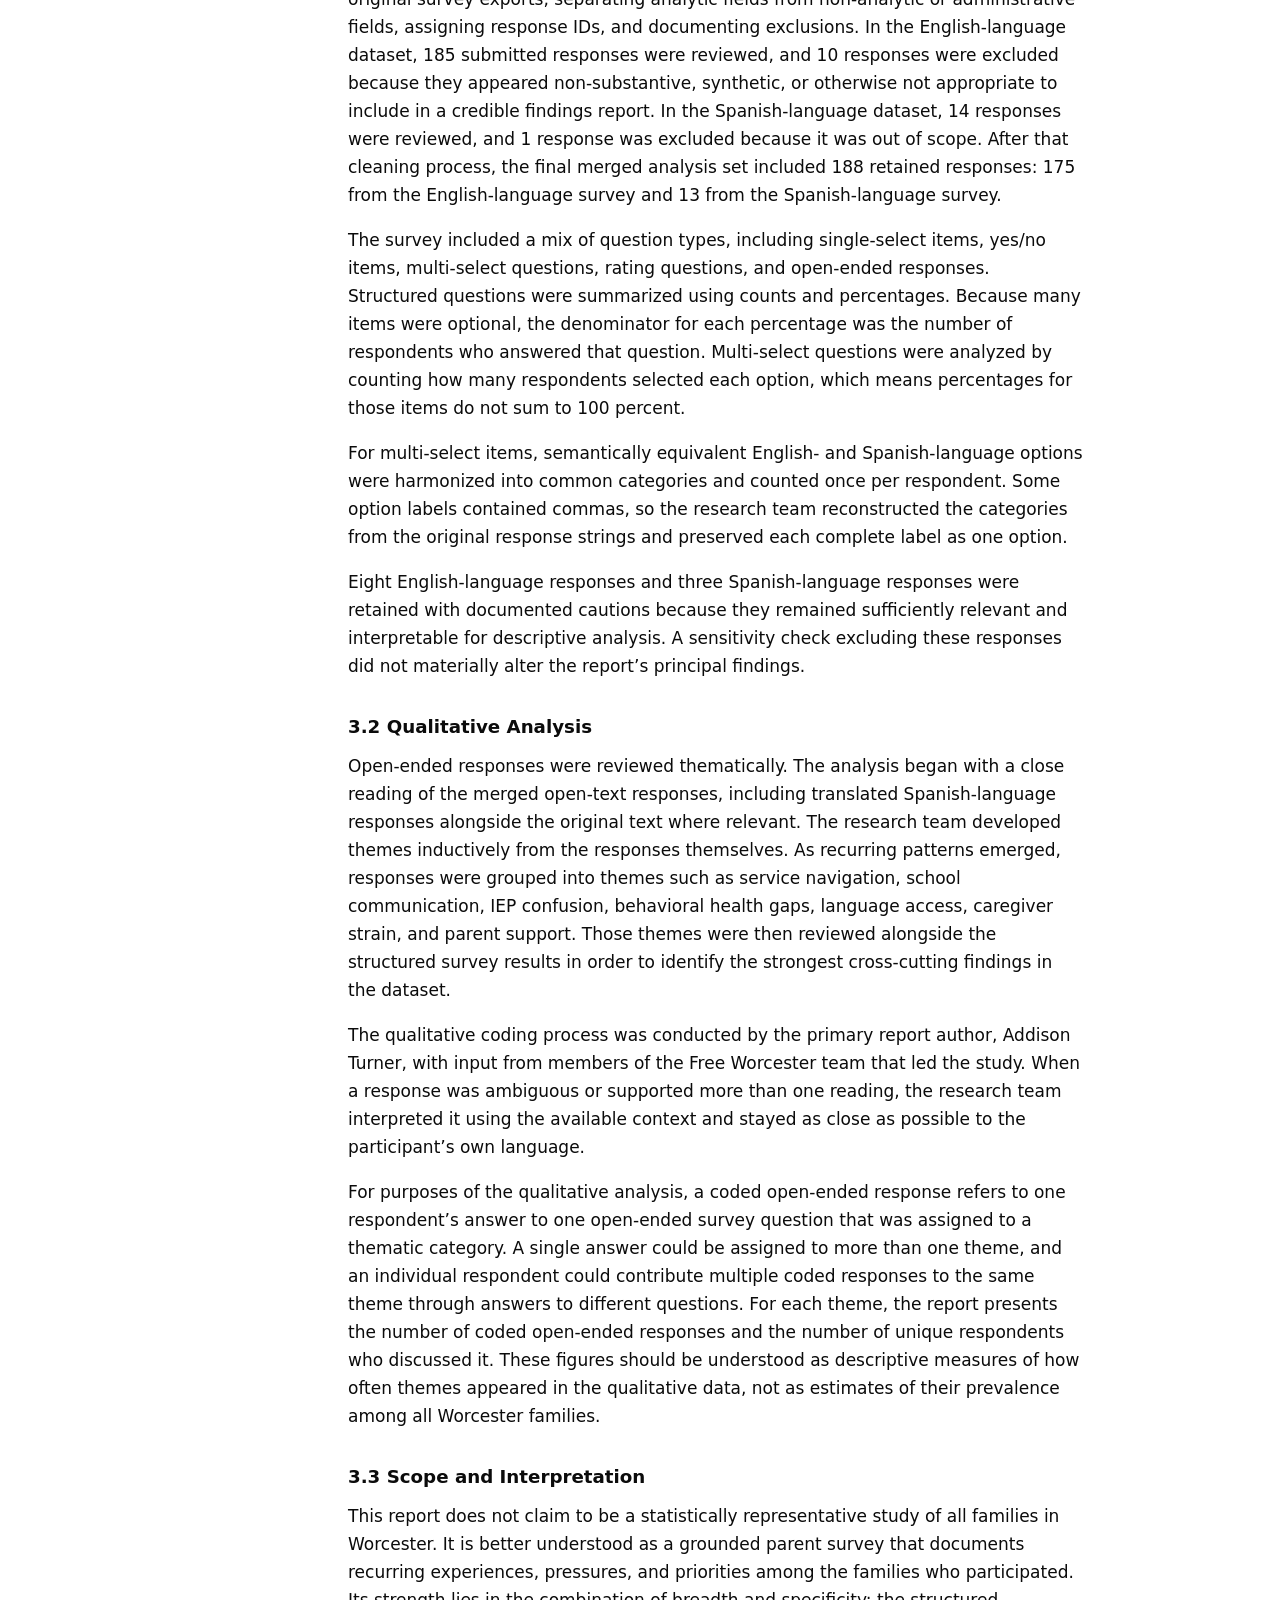
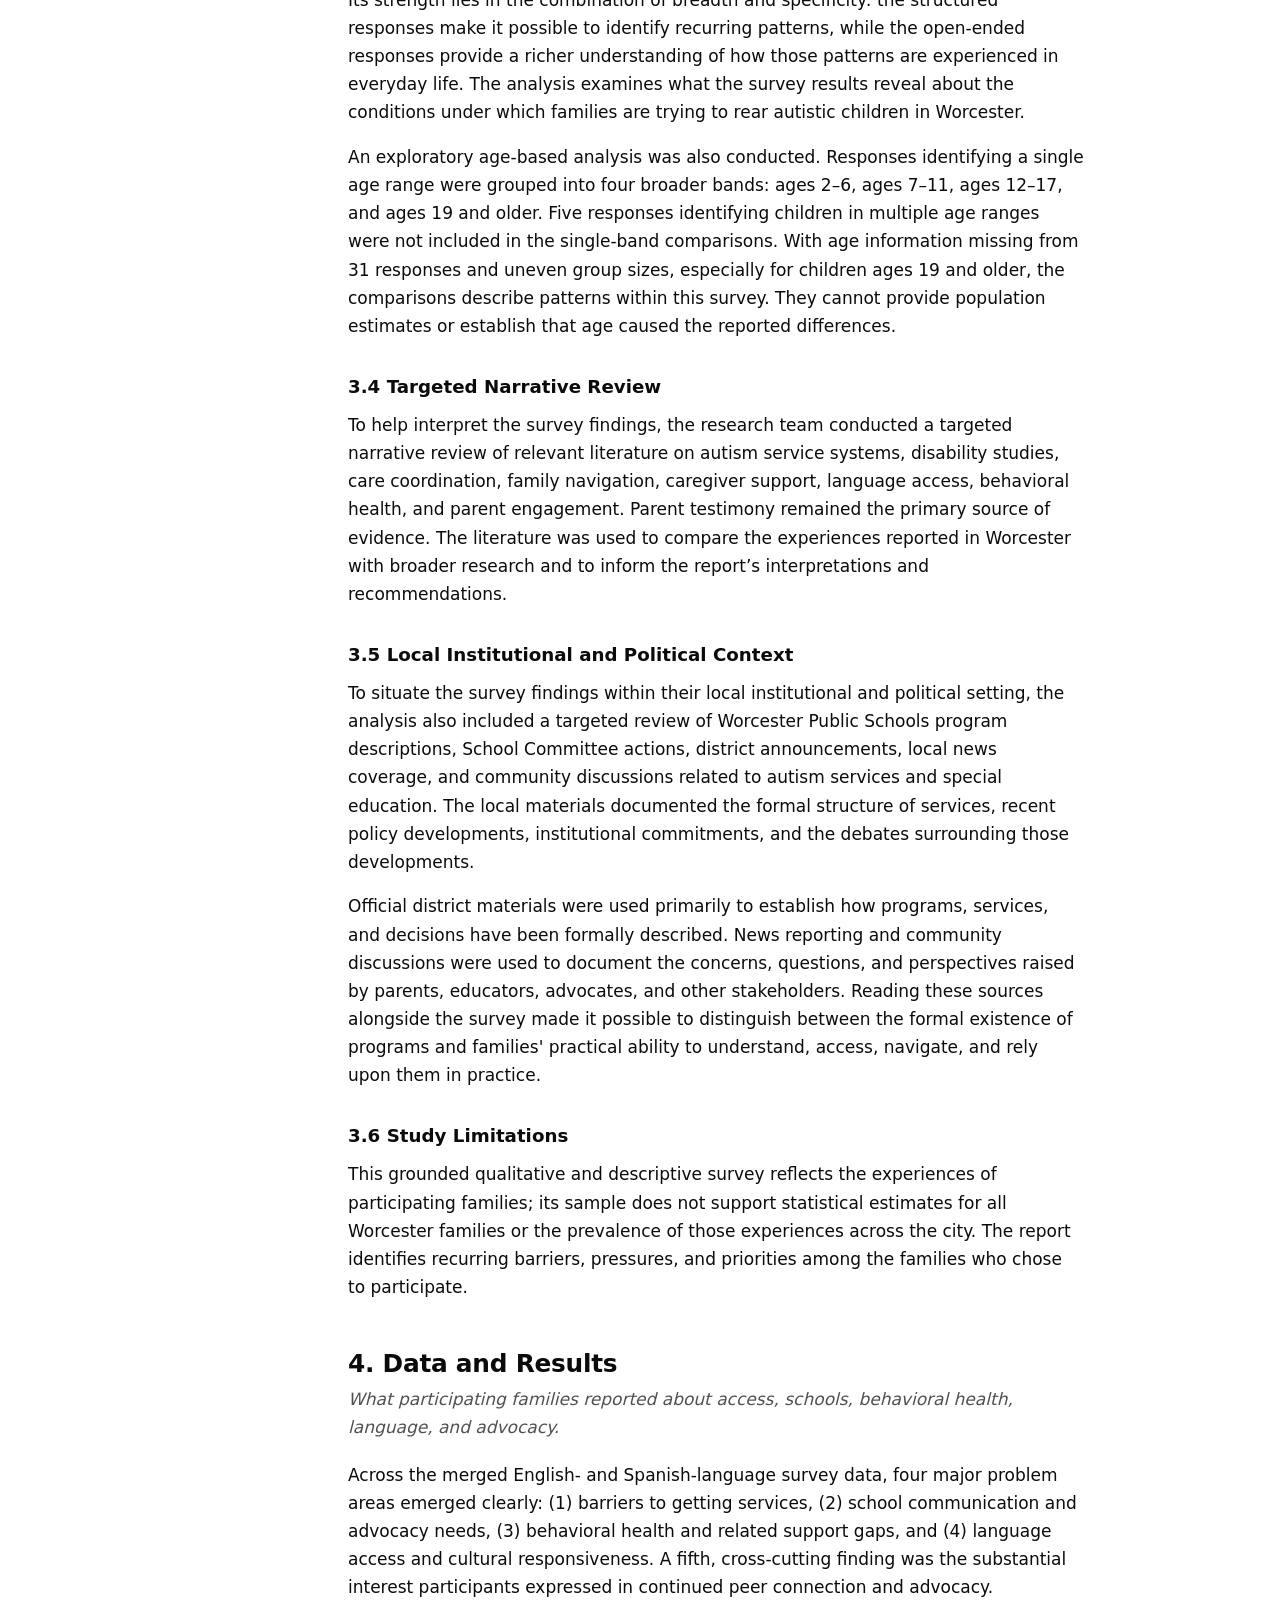
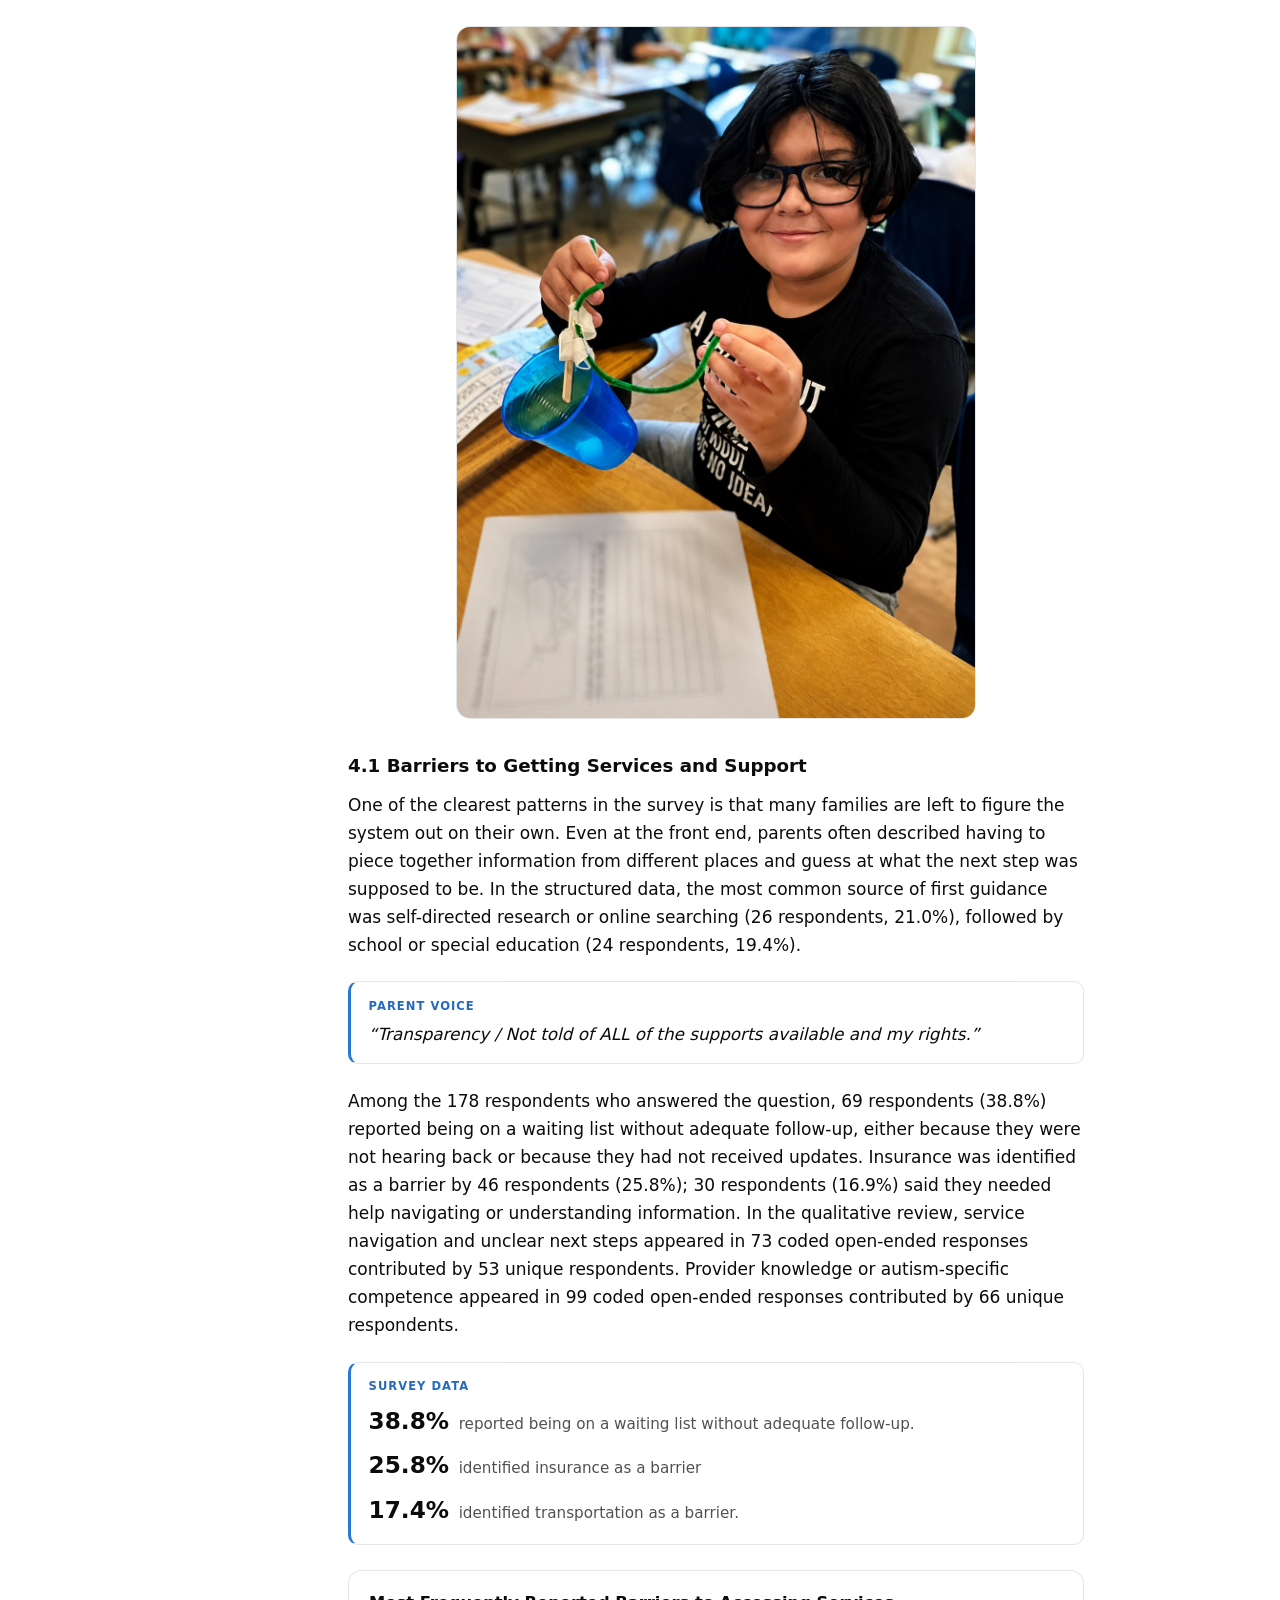
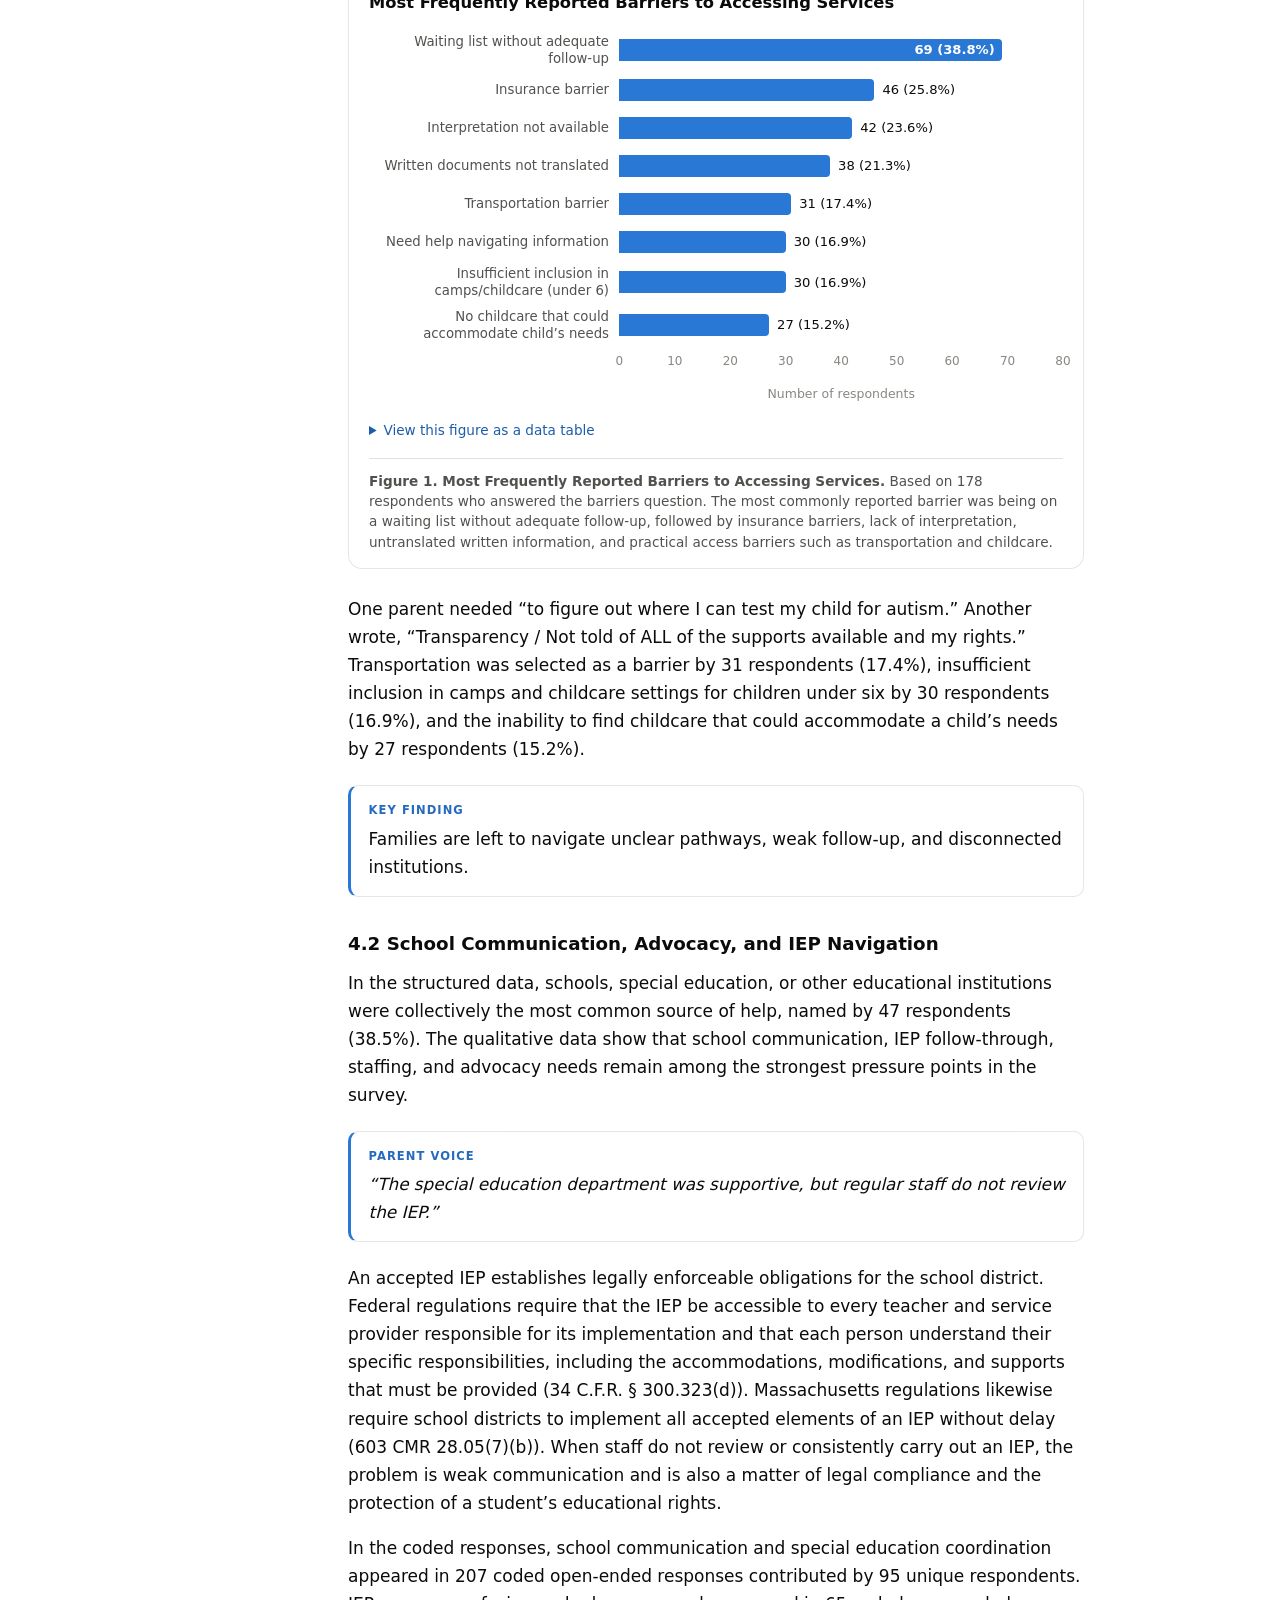
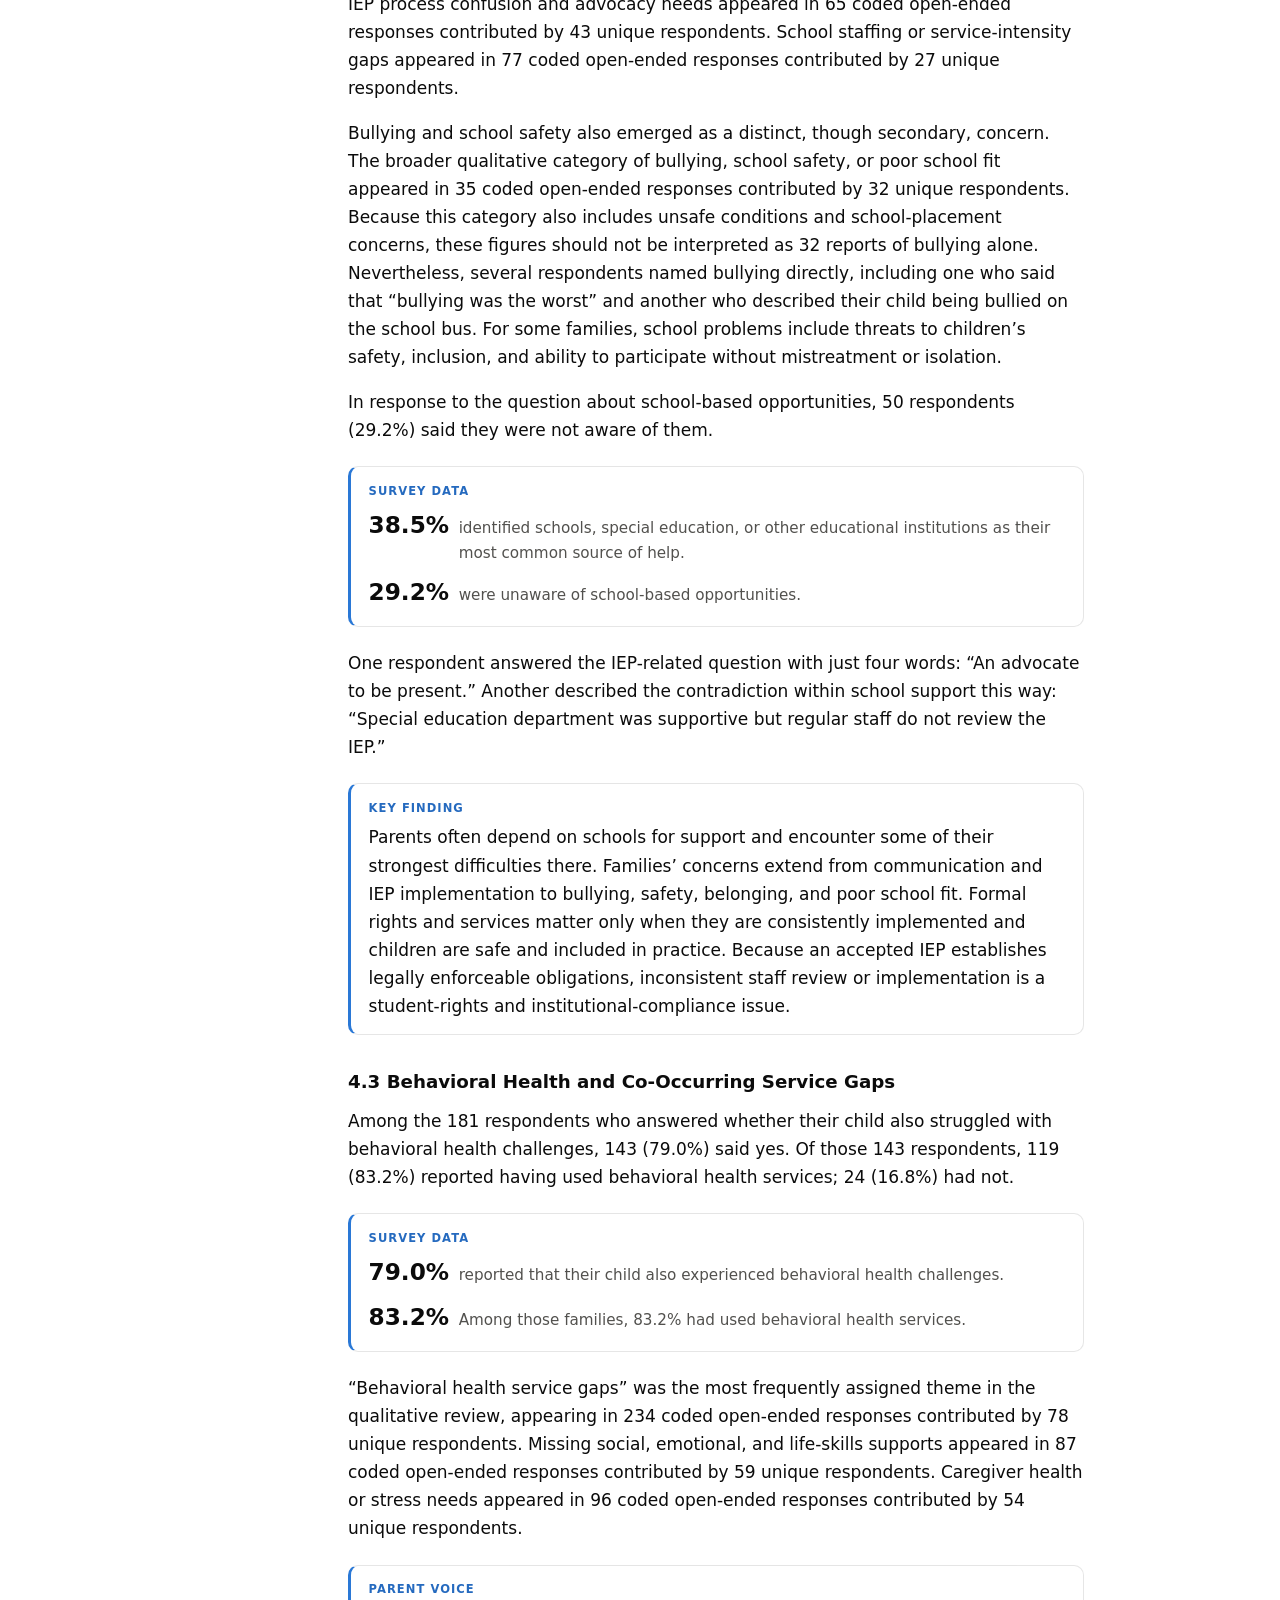
<file: autism-survey-report.html>
<!DOCTYPE html>
<html lang="en">
<head>
<meta charset="utf-8">
<meta name="viewport" content="width=device-width, initial-scale=1">
<title>Worcester Autism Parent Survey — Findings and Recommendations</title>
<meta name="description" content="Worcester Autism Parent Survey: Findings and Recommendations. Family Needs, Public Accountability, and the Politics of Autism Support. Free Worcester Coalition, July 2026.">
<link rel="icon" href="images/favicon-32.png" sizes="32x32" type="image/png">
<link rel="icon" href="images/favicon-192.png" sizes="192x192" type="image/png">
<link rel="apple-touch-icon" href="images/apple-touch-icon.png">
<link rel="preconnect" href="https://fonts.googleapis.com">
<link rel="preconnect" href="https://fonts.gstatic.com" crossorigin>
<link href="https://fonts.googleapis.com/css2?family=Plus+Jakarta+Sans:wght@400;600;700;800&display=swap" rel="stylesheet">
<link rel="stylesheet" href="assets/fw.css?v=20260810c">
<script>try{var t=localStorage.getItem('theme');if(t==='dark'||t==='light')document.documentElement.dataset.theme=t;}catch(e){}</script>
<style>
:root {
  color-scheme: light;
  --page: #ffffff;
  --surface: #ffffff;
  --ink: #0b0b0b;
  --ink-2: #52514e;
  --muted: #898781;
  --grid: #e1e0d9;
  --axis: #c3c2b7;
  --border: rgba(11, 11, 11, 0.10);
  --series-1: #2a78d6;
  --series-1-deep: #256abf;
  --link: #1c5cab;
  --wash: rgba(42, 120, 214, 0.07);
}
:root[data-theme="dark"] {
  color-scheme: dark;
  --page: #000000;
  --surface: #131312;
  --ink: #ffffff;
  --ink-2: #c9c8bf;
  --muted: #92908a;
  --grid: #262624;
  --axis: #3a3a37;
  --border: rgba(255, 255, 255, 0.12);
  --series-1: #3987e5;
  --series-1-deep: #5598e7;
  --link: #86b6ef;
  --wash: rgba(57, 135, 229, 0.12);
}
* { box-sizing: border-box; }
html { scroll-behavior: smooth; }
body {
  margin: 0;
  background: var(--page);
  color: var(--ink);
  font-family: system-ui, -apple-system, "Segoe UI", sans-serif;
  font-size: 1.0625rem;
  line-height: 1.65;
}
.skip-link {
  position: absolute; left: -9999px; top: 0;
  background: var(--surface); color: var(--ink);
  padding: 0.5rem 1rem; z-index: 100; border: 1px solid var(--border);
}
.skip-link:focus { left: 0.5rem; top: 0.5rem; }
a { color: var(--link); }
:root[data-theme="dark"] main a:not(.btn) { color: var(--link); }
.topbar {
  position: sticky; top: 59px; z-index: 50;
  display: flex; align-items: center; gap: 0.75rem;
  padding: 0.55rem 1rem;
  background: var(--surface);
  border-bottom: 1px solid var(--border);
}
.topbar .brand {
  font-weight: 650; font-size: 0.95rem;
  white-space: nowrap; overflow: hidden; text-overflow: ellipsis;
  color: var(--ink); text-decoration: none; flex: 1 1 auto; min-width: 0;
}
.topbar .topbar-link {
  flex: 0 0 auto; font-size: 0.9rem; text-decoration: none; color: var(--ink-2);
}
.topbar .topbar-link:hover { color: var(--link); }
.topbar button {
  flex: 0 0 auto;
  background: none; border: 1px solid var(--border); border-radius: 8px;
  color: var(--ink-2); font: inherit; font-size: 0.85rem;
  padding: 0.3rem 0.7rem; cursor: pointer;
}
.topbar button:hover { background: var(--wash); }
#nav-toggle { display: none; }
.layout {
  display: grid;
  grid-template-columns: 280px minmax(0, 1fr);
  gap: 2rem;
  max-width: 1240px;
  margin: 0 auto;
  padding: 0 1rem;
}
.toc {
  position: sticky; top: calc(59px + 3.2rem);
  align-self: start;
  max-height: calc(100vh - 3.2rem);
  overflow-y: auto;
  padding: 1.25rem 0.25rem 2rem 0;
  font-size: 0.875rem;
}
.toc h2 {
  font-size: 0.75rem; letter-spacing: 0.08em; text-transform: uppercase;
  color: var(--muted); margin: 0 0 0.5rem; font-weight: 650;
}
.toc ol { list-style: none; margin: 0; padding: 0; }
.toc li { margin: 0; }
.toc a {
  display: block; padding: 0.28rem 0.6rem;
  color: var(--ink-2); text-decoration: none;
  border-left: 2px solid transparent; border-radius: 0 6px 6px 0;
}
.toc a:hover { background: var(--wash); }
.toc a.active { color: var(--link); border-left-color: var(--series-1); font-weight: 600; }
.toc .sub a { padding-left: 1.4rem; font-size: 0.82rem; }
main { min-width: 0; padding-bottom: 4rem; }
.content { max-width: 46rem; }
.hero { padding: 3.5rem 0 1.5rem; }
.site-logo {
  display: block; height: 110px; width: auto; max-width: 100%;
  margin: 0 0 1.2rem;
}
.hero .eyebrow {
  display: block;
  font-size: 0.8rem; letter-spacing: 0.1em; text-transform: uppercase;
  color: var(--series-1-deep); font-weight: 650; margin: 0 0 0.75rem;
}
.hero h1 {
  font-size: clamp(1.9rem, 4.5vw, 2.9rem);
  line-height: 1.12; margin: 0 0 0.6rem; letter-spacing: -0.015em;
}
.hero .subtitle { font-size: 1.15rem; color: var(--ink-2); margin: 0 0 1.1rem; }
.hero .byline { font-size: 0.92rem; color: var(--muted); margin: 0 0 0.3rem; }
.hero .pdf-link { font-size: 0.9rem; }
section { scroll-margin-top: 3.8rem; }
h2.sec {
  font-size: 1.55rem; line-height: 1.25; margin: 3rem 0 0.35rem;
  letter-spacing: -0.01em;
}
.sec-lede { color: var(--ink-2); font-style: italic; margin: 0 0 1.2rem; }
h3 { font-size: 1.14rem; margin: 2rem 0 0.6rem; }
h4 { font-size: 1.02rem; margin: 1.6rem 0 0.5rem; }
p { margin: 0 0 1.05rem; }
ul, ol { margin: 0 0 1.05rem; padding-left: 1.4rem; }
li { margin-bottom: 0.35rem; }
.front-matter {
  border-top: 1px solid var(--border);
  padding-top: 1.5rem; margin-top: 1.5rem;
  font-size: 0.95rem;
}
.front-matter dl { display: grid; grid-template-columns: max-content 1fr; gap: 0.35rem 1.25rem; margin: 0 0 1rem; }
.front-matter dt { font-weight: 650; color: var(--ink-2); }
.front-matter dd { margin: 0; }
table.simple {
  border-collapse: collapse; width: 100%; margin: 0 0 1.2rem;
  font-size: 0.95rem;
}
table.simple th, table.simple td {
  text-align: left; padding: 0.5rem 0.75rem;
  border-bottom: 1px solid var(--grid); vertical-align: top;
}
table.simple th { color: var(--ink-2); font-weight: 650; }
table.simple td:first-child { white-space: nowrap; font-weight: 600; }
.glance-tiles {
  display: grid; grid-template-columns: repeat(auto-fit, minmax(190px, 1fr));
  gap: 0.75rem; margin: 1.2rem 0;
}
.tile {
  background: var(--surface); border: 1px solid var(--border);
  border-radius: 12px; padding: 0.9rem 1rem;
}
.tile .value { font-size: 1.85rem; font-weight: 650; line-height: 1.15; }
.tile .label { font-size: 0.86rem; color: var(--ink-2); margin-top: 0.25rem; line-height: 1.4; }
.callout {
  background: var(--surface); border: 1px solid var(--border);
  border-left: 3px solid var(--series-1);
  border-radius: 10px; padding: 0.9rem 1.1rem; margin: 1.4rem 0;
}
.callout .tag {
  display: block; font-size: 0.72rem; letter-spacing: 0.09em;
  text-transform: uppercase; font-weight: 700; color: var(--series-1-deep);
  margin-bottom: 0.35rem;
}
.callout p { margin: 0 0 0.5rem; }
.callout p:last-child { margin-bottom: 0; }
.callout.voice p.quote { font-style: italic; font-size: 1.05rem; }
.callout .stat-line { display: flex; gap: 0.6rem; align-items: baseline; margin-bottom: 0.4rem; }
.callout .stat-line:last-child { margin-bottom: 0; }
.callout .stat-line .big { font-size: 1.45rem; font-weight: 650; white-space: nowrap; }
.callout .stat-line .rest { color: var(--ink-2); font-size: 0.95rem; }
figure.photo { margin: 1.6rem 0; }
figure.photo img {
  display: block; width: 100%; height: auto;
  border-radius: 14px; border: 1px solid var(--border);
}
figure.photo figcaption {
  font-size: 0.8rem; color: var(--muted); margin-top: 0.45rem; line-height: 1.45;
}
figure.photo.hero-photo { margin: 1.8rem 0 0.4rem; }
figure.photo.photo-tall { max-width: 520px; margin-left: auto; margin-right: auto; }
figure.chart-card {
  margin: 1.6rem 0;
  background: var(--surface); border: 1px solid var(--border);
  border-radius: 14px; padding: 1.15rem 1.25rem 1rem;
}
figure.chart-card .chart-title { font-weight: 650; font-size: 1.02rem; margin: 0 0 1rem; }
figure.chart-card figcaption {
  font-size: 0.85rem; color: var(--ink-2); line-height: 1.5;
  border-top: 1px solid var(--grid); margin-top: 1rem; padding-top: 0.75rem;
}
.chart { position: relative; }
.hbar-row { display: grid; grid-template-columns: 240px minmax(0, 1fr); gap: 0.65rem; align-items: center; margin-bottom: 8px; }
.hbar-label { font-size: 0.83rem; color: var(--ink-2); text-align: right; line-height: 1.3; }
.hbar-track { position: relative; height: 30px; display: flex; align-items: center; cursor: default; border-radius: 6px; min-width: 0; }
.chart.in .hbar-fill { width: var(--w); }
.chart.in .cols .col-fill { height: var(--h); }
.hbar-value.inside { position: absolute; color: #fff; margin-left: 0; font-weight: 600; }
.visually-hidden {
  position: absolute; width: 1px; height: 1px; margin: -1px;
  clip-path: inset(50%); overflow: hidden; white-space: nowrap;
}
.hbar-track:hover, .hbar-track:focus-visible { background: var(--wash); }
.hbar-track:focus-visible { outline: 2px solid var(--series-1); outline-offset: 1px; }
.hbar-fill {
  height: 22px; max-height: 22px; background: var(--series-1);
  border-radius: 0 4px 4px 0;
  width: 0; transition: width 0.7s cubic-bezier(0.22, 0.61, 0.36, 1);
}
.hbar-track:hover .hbar-fill, .hbar-track:focus-visible .hbar-fill { filter: brightness(1.12); }
.hbar-value {
  font-size: 0.82rem; color: var(--ink); margin-left: 0.5rem; white-space: nowrap;
  font-variant-numeric: tabular-nums;
  opacity: 0; transition: opacity 0.4s ease 0.45s;
}
.chart.in .hbar-value { opacity: 1; }
.hbar-plot { position: relative; }
.hbar-grid { position: absolute; inset: 0 0 0 0; pointer-events: none; }
.hbar-grid .gl { position: absolute; top: 0; bottom: 0; width: 1px; background: var(--grid); }
.hbar-grid .gl.zero { background: var(--axis); }
.hbar-axis { position: relative; height: 1.4rem; margin-top: 2px; }
.hbar-axis .tick {
  position: absolute; transform: translateX(-50%);
  font-size: 0.75rem; color: var(--muted); font-variant-numeric: tabular-nums;
}
.axis-title { text-align: center; font-size: 0.78rem; color: var(--muted); margin-top: 0.1rem; }
.axis-title-left { text-align: left; margin: 0 0 0.35rem; }
.cols { position: relative; height: 300px; margin-top: 0.5rem; }
.cols .ygrid { position: absolute; left: 2.6rem; right: 0; height: 1px; background: var(--grid); }
.cols .ygrid.zero { background: var(--axis); }
.cols .ylab {
  position: absolute; left: 0; width: 2.1rem; text-align: right;
  transform: translateY(-50%); font-size: 0.75rem; color: var(--muted);
  font-variant-numeric: tabular-nums;
}
.cols .col-band {
  position: absolute; bottom: 0; top: 0; display: flex;
  flex-direction: column; justify-content: flex-end; align-items: center;
  cursor: default; border-radius: 6px;
}
.cols .col-band:hover, .cols .col-band:focus-visible { background: var(--wash); }
.cols .col-band:focus-visible { outline: 2px solid var(--series-1); outline-offset: 1px; }
.cols .col-fill {
  width: 24px; background: var(--series-1); border-radius: 4px 4px 0 0;
  height: 0; transition: height 0.7s cubic-bezier(0.22, 0.61, 0.36, 1);
}
.cols .col-band:hover .col-fill, .cols .col-band:focus-visible .col-fill { filter: brightness(1.12); }
.cols .col-label {
  font-size: 0.8rem; color: var(--ink); text-align: center; line-height: 1.3;
  margin-bottom: 0.4rem; font-variant-numeric: tabular-nums;
  opacity: 0; transition: opacity 0.4s ease 0.45s;
}
.chart.in .cols .col-label { opacity: 1; }
.cols .col-label .sub { color: var(--ink-2); font-size: 0.74rem; }
.col-xlabels { position: relative; height: 1.5rem; margin-top: 0.35rem; }
.col-xlabels .xl {
  position: absolute; transform: translateX(-50%);
  font-size: 0.8rem; color: var(--ink-2); white-space: nowrap;
}
.y-axis-title {
  position: absolute; left: -1rem; top: 50%;
  transform: rotate(180deg); writing-mode: vertical-rl; translate: 0 -50%;
  font-size: 0.72rem; color: var(--muted);
}
#resources h3 {
  font-size: 0.85rem; letter-spacing: 0.09em; text-transform: uppercase;
  color: var(--series-1-deep); margin: 2.4rem 0 0.6rem; font-weight: 700;
}
#resources h4 { margin: 1.6rem 0 0.25rem; font-size: 1.05rem; }
.res-contact { color: var(--ink-2); font-size: 0.93rem; margin: 0 0 0.5rem; line-height: 1.55; }
.res-joiner {
  font-size: 0.78rem; letter-spacing: 0.14em; font-weight: 700;
  color: var(--muted); margin: 1.3rem 0 0.2rem;
}
details.refs-list summary {
  cursor: pointer; color: var(--link); font-size: 0.95rem; font-weight: 600;
  padding: 0.65rem 0.9rem; border: 1px solid var(--border); border-radius: 10px;
  background: var(--surface); list-style-position: inside;
}
details.refs-list summary:hover { background: var(--wash); }
details.refs-list[open] summary { margin-bottom: 1.1rem; }
details.data-table { margin-top: 0.9rem; font-size: 0.88rem; }
details.data-table summary {
  cursor: pointer; color: var(--link); font-size: 0.85rem;
  list-style-position: inside;
}
details.data-table table { margin-top: 0.6rem; margin-bottom: 0.3rem; }
details.data-table td, details.data-table th { font-variant-numeric: tabular-nums; }
#tooltip {
  position: fixed; z-index: 90; pointer-events: none;
  background: var(--surface); color: var(--ink);
  border: 1px solid var(--border); border-radius: 10px;
  box-shadow: 0 6px 24px rgba(0, 0, 0, 0.16);
  padding: 0.55rem 0.75rem; font-size: 0.85rem; line-height: 1.45;
  max-width: 280px; opacity: 0; transition: opacity 0.12s ease;
}
#tooltip.show { opacity: 1; }
#tooltip .t-title { font-weight: 650; margin-bottom: 0.15rem; }
#tooltip .t-row .t-val { font-weight: 650; }
#tooltip .t-row .t-lab { color: var(--ink-2); }
.refs p { padding-left: 1.6rem; text-indent: -1.6rem; font-size: 0.93rem; overflow-wrap: break-word; }
.phase-grid { display: grid; grid-template-columns: repeat(auto-fit, minmax(215px, 1fr)); gap: 0.75rem; margin: 1.2rem 0; }
.phase {
  background: var(--surface); border: 1px solid var(--border);
  border-radius: 12px; padding: 0.9rem 1rem; font-size: 0.92rem;
}
.phase .ph-name { font-size: 0.74rem; letter-spacing: 0.09em; text-transform: uppercase; font-weight: 700; color: var(--series-1-deep); }
.phase .ph-time { font-weight: 650; margin: 0.15rem 0 0.5rem; }
.phase ul { padding-left: 1.1rem; margin: 0; }
.phase li { margin-bottom: 0.45rem; }
footer.page-foot {
  border-top: 1px solid var(--border); margin-top: 3rem; padding-top: 1.25rem;
  font-size: 0.88rem; color: var(--ink-2);
}
@media (max-width: 980px) {
  .layout { grid-template-columns: minmax(0, 1fr); }
  #nav-toggle { display: inline-block; }
  .toc {
    display: none;
    position: fixed; top: 3.1rem; left: 0; right: 0; z-index: 45;
    background: var(--surface); border-bottom: 1px solid var(--border);
    padding: 0.75rem 1rem 1rem; max-height: 70vh;
  }
  .toc.open { display: block; }
}
@media (max-width: 640px) {
  .col-xlabels .xl { font-size: 0.7rem; }
  .hbar-row { grid-template-columns: minmax(0, 1fr); gap: 0.1rem; margin-bottom: 10px; }
  .hbar-label { text-align: left; }
  .hbar-axis .tick.minor, .hbar-grid .gl.minor { display: none; }
  .front-matter dl { grid-template-columns: 1fr; gap: 0.1rem; }
  .front-matter dt { margin-top: 0.5rem; }
}
@media print {
  .site-head, .mobile-nav, .topbar, .toc, #tooltip, .skip-link { display: none !important; }
  .layout { grid-template-columns: 1fr; }
  .hbar-fill, .cols .col-fill { transition: none; }
  .hbar-value, .cols .col-label { opacity: 1; }
}
@media (prefers-reduced-motion: reduce) {
  html { scroll-behavior: auto; }
  .hbar-fill, .cols .col-fill { transition: none; }
  .hbar-value, .cols .col-label { opacity: 1; transition: none; }
}
</style>
</head>
<body>
<a class="skip-link" href="#main">Skip to content</a>
<header class="site-head">
  <div class="bar">
    <a class="brand" href="index.html"><img src="images/free-worcester-logo.png" alt="">Free Worcester</a>
    <nav class="main" aria-label="Site">
      <a href="index.html">Home</a>
      <a href="about.html">About Us</a>
      <span class="has-sub">
        <a href="autism-survey-report.html">Programs <svg class="caret" viewBox="0 0 24 24" fill="none" stroke="currentColor" stroke-width="2.5" stroke-linecap="round" stroke-linejoin="round" aria-hidden="true"><polyline points="6 9 12 15 18 9"/></svg></a>
        <span class="sub">
          <a href="autism-survey-report.html" aria-current="page">Autism Parent Survey<span class="hint">Findings and Recommendations report</span></a>
          <a href="index.html#take-action">Social Justice Literacy Initiative<span class="hint">Today&rsquo;s Readers are Future Leaders</span></a>
        </span>
      </span>
      <a href="blog.html">Blog</a>
      <a href="contact.html">Contact Us</a>
    </nav>
    <a class="head-cta" href="contact.html">Donate Now</a>
    <button class="icon-btn" id="theme-toggle" aria-pressed="false" aria-label="Switch to dark mode">
      <svg class="i-moon" viewBox="0 0 24 24" fill="none" stroke="currentColor" stroke-width="2" stroke-linecap="round" stroke-linejoin="round" aria-hidden="true"><path d="M21 12.79A9 9 0 1 1 11.21 3 7 7 0 0 0 21 12.79z"/></svg>
      <svg class="i-sun" viewBox="0 0 24 24" fill="none" stroke="currentColor" stroke-width="2" stroke-linecap="round" stroke-linejoin="round" style="display:none" aria-hidden="true"><circle cx="12" cy="12" r="5"/><line x1="12" y1="1" x2="12" y2="3"/><line x1="12" y1="21" x2="12" y2="23"/><line x1="4.22" y1="4.22" x2="5.64" y2="5.64"/><line x1="18.36" y1="18.36" x2="19.78" y2="19.78"/><line x1="1" y1="12" x2="3" y2="12"/><line x1="21" y1="12" x2="23" y2="12"/><line x1="4.22" y1="19.78" x2="5.64" y2="18.36"/><line x1="18.36" y1="5.64" x2="19.78" y2="4.22"/></svg>
    </button>
    <button class="icon-btn nav-toggle" id="nav-toggle" aria-expanded="false" aria-controls="mobile-nav" aria-label="Menu">
      <svg viewBox="0 0 24 24" fill="none" stroke="currentColor" stroke-width="2" stroke-linecap="round" aria-hidden="true"><line x1="3" y1="6" x2="21" y2="6"/><line x1="3" y1="12" x2="21" y2="12"/><line x1="3" y1="18" x2="21" y2="18"/></svg>
    </button>
  </div>
  <nav class="mobile-nav" id="mobile-nav" aria-label="Site">
    <a href="index.html">Home</a>
    <a href="about.html">About Us</a>
    <a class="subitem" href="autism-survey-report.html" aria-current="page">Programs: Autism Parent Survey</a>
    <a class="subitem" href="index.html#take-action">Programs: Literacy Initiative</a>
    <a href="blog.html">Blog</a>
    <a href="contact.html">Contact Us</a>
    <a href="contact.html">Donate Now</a>
  </nav>
</header>
<div class="topbar">
  <a class="brand" href="#top">Worcester Autism Parent Survey</a>
  <button id="toc-toggle" aria-expanded="false" aria-controls="toc">Contents</button>
</div>
<div class="layout">
<nav class="toc" id="toc" aria-label="Table of Contents">
  <h2>Table of Contents</h2>
  <ol>
    <li><a href="#acknowledgments">Acknowledgments</a></li>
    <li><a href="#acronyms">Acronyms and Abbreviations</a></li>
    <li><a href="#glance">Report at a Glance</a></li>
    <li><a href="#executive-summary">1. Executive Summary</a></li>
    <li><a href="#introduction">2. Introduction</a></li>
    <li><a href="#methodology">3. Methodology</a></li>
    <li><a href="#data-results">4. Data and Results</a>
      <ol class="sub">
        <li><a href="#sec-4-1">4.1 Barriers to Services</a></li>
        <li><a href="#sec-4-2">4.2 Schools and IEP Navigation</a></li>
        <li><a href="#sec-4-3">4.3 Behavioral Health</a></li>
        <li><a href="#sec-4-4">4.4 Language Access</a></li>
        <li><a href="#sec-4-5">4.5 Parent Connection</a></li>
        <li><a href="#sec-4-6">4.6 Age and Support Needs</a></li>
      </ol>
    </li>
    <li><a href="#local-context">5. Local Institutional and Political Context</a></li>
    <li><a href="#background-research">6. Background Research and Systemic Context</a></li>
    <li><a href="#recommendations">7. Recommendations and Next Steps</a></li>
    <li><a href="#conclusion">8. Conclusion</a></li>
    <li><a href="#references">References</a></li>
    <li><a href="#resources">Autism Resources</a></li>
  </ol>
</nav>
<main id="main">
<div class="content">
<header class="hero" id="top">
  <img class="site-logo" src="images/free-worcester-logo.png" alt="Free Worcester Coalition logo: an illustration of parents and a child at a rally holding signs that read Free Worcester and Free Woo" width="1100" height="929">
  <p class="eyebrow">Free Worcester Coalition</p>
  <h1>Worcester Autism Parent Survey Findings and Recommendations</h1>
  <p class="subtitle">Family Needs, Public Accountability, and the Politics of Autism Support</p>
  <p class="byline">Survey organized by the Free Worcester Coalition in collaboration with the Worcester Area Autism Task Force</p>
  <p class="byline">Report by Addison Turner &middot; July 2026</p>
  <p class="pdf-link"><a href="Worcester_Autism_Parent_Survey_Findings_and_Recommendations.pdf">Download the original report (PDF)</a></p>

  <figure class="photo hero-photo">
    <img src="images/illus-classroom-rows-2.jpg" alt="Illustration of students writing at their desks in a bright classroom while a teacher looks on" width="1637" height="941">
  </figure>

  <div class="front-matter">
    <dl>
      <dt>Published by</dt><dd>Free Worcester Coalition</dd>
      <dt>Survey leadership and development</dt><dd>Free Worcester Co-founder Nelly Medina<br>Parent Leaders Natalie Cintron and Hope Fisher<br>Coalition partners of Free Worcester</dd>
      <dt>Research, data analysis, and report</dt><dd>Addison Turner</dd>
      <dt>Survey period</dt><dd>September 2024 through January 2026</dd>
      <dt>Funding</dt><dd>This project received partial funding through a grant awarded by the Greater Worcester Community Foundation.</dd>
      <dt>Publication date</dt><dd>July 2026</dd>
      <dt>Contact</dt><dd><a href="mailto:freeworcestercoalition@gmail.com">freeworcestercoalition@gmail.com</a></dd>
      <dt>Suggested citation</dt><dd>Turner, A. (2026). <em>Worcester Autism Parent Survey: Findings and Recommendations</em>. Prepared for the Free Worcester Coalition.</dd>
      <dt>Permission to share</dt><dd>This report may be shared and reproduced for educational, advocacy, and noncommercial purposes with attribution to the Free Worcester Coalition and the report author.</dd>
    </dl>
  </div>
</header>

<section id="acknowledgments">
  <h2 class="sec">Acknowledgments</h2>
  <p>The Free Worcester Coalition and the report author extend their deepest gratitude to the parents and caregivers who participated in the Worcester Autism Parent Survey. Their willingness to describe the support they have received, the barriers they continue to face, and the changes they believe are needed made this report possible.</p>
  <p>Special recognition is due to parent leaders Nelly Medina, Natalie Cintron, and Hope Fisher, whose leadership helped guide the development, organization, and distribution of the survey. The survey was developed collaboratively over six months through consensus-based discussion during monthly online meetings.</p>
  <p>We also acknowledge the coalition partners who contributed to the survey questions, supported outreach, distributed the survey through their networks, and helped ensure that the project remained connected to the experiences and priorities of Worcester families.</p>
  <p>The survey was organized and distributed by the <strong>Free Worcester Coalition</strong> and its coalition partners through email, social media, and direct outreach to parents. The survey was open from September 2024 through January 2026.</p>
  <p>This project received partial funding through a grant awarded by the <strong>Greater Worcester Community Foundation</strong>. That support helped make the survey process and the preparation of this report possible.</p>
  <p>Finally, we recognize the educators, advocates, interpreters, service providers, community organizations, and family-support networks whose work contributed to outreach, discussion, and the broader local effort to improve autism support in Worcester.</p>
  <p>The findings and recommendations presented in this report are grounded primarily in the experiences shared by participating parents and caregivers. Their voices remain the central source of evidence and the foundation for the actions proposed here.</p>
</section>

<section id="acronyms">
  <h2 class="sec">Acronyms and Abbreviations</h2>
  <table class="simple">
    <thead><tr><th scope="col">Acronym</th><th scope="col">Meaning</th></tr></thead>
    <tbody>
      <tr><td>IEP</td><td>Individualized Education Program</td></tr>
      <tr><td>MOU</td><td>Memorandum of Understanding</td></tr>
      <tr><td>SAIL</td><td>Specialized Approaches to Individual Learning</td></tr>
      <tr><td>SPED PAC / SEPAC</td><td>Special Education Parent Advisory Council</td></tr>
      <tr><td>SSI</td><td>Supplemental Security Income</td></tr>
      <tr><td>WEJA</td><td>Worcester Education Justice Alliance</td></tr>
    </tbody>
  </table>
</section>

<section id="glance">
  <h2 class="sec">Report at a Glance</h2>
  <div class="glance-tiles">
    <div class="tile">
      <div class="value">188</div>
      <div class="label">retained survey responses &mdash; 175 English-language and 13 Spanish-language responses</div>
    </div>
    <div class="tile">
      <div class="value">38.8%</div>
      <div class="label">reported being on a waiting list without adequate follow-up</div>
    </div>
    <div class="tile">
      <div class="value">79.0%</div>
      <div class="label">reported that their child also experienced behavioral health challenges</div>
    </div>
    <div class="tile">
      <div class="value">69.5%</div>
      <div class="label">expressed interest in becoming involved in advocacy</div>
    </div>
  </div>
  <h3>Five major areas of concern</h3>
  <ul>
    <li>Service access and navigation</li>
    <li>School communication and IEP support</li>
    <li>Behavioral health and related services</li>
    <li>Language access and cultural responsiveness</li>
    <li>Parent connection and collective advocacy</li>
  </ul>
  <h3>Central conclusion</h3>
  <p>Worcester needs immediate service reforms, and parents need a longer-term process through which they can organize, hold institutions accountable, and build a more coherent social infrastructure around autistic children and their families.</p>
  <h3>How to Read This Report</h3>
  <p>This report combines structured survey results, thematic analysis of open-ended responses, relevant research, and local institutional context. The survey findings remain the primary source of evidence. The research literature and local materials are used to interpret those findings and situate them within broader patterns and current Worcester conditions.</p>
</section>
<section id="executive-summary">
  <h2 class="sec">1. Executive Summary</h2>
  <p class="sec-lede">The report&rsquo;s central findings, argument, and proposed path forward.</p>
  <p>Parents participating in this survey describe Worcester&rsquo;s support system for autistic children and their families as difficult to access, navigate, and rely on. Many want to stay connected and involved in advocacy, suggesting a promising foundation for grassroots organizing and systemic change.</p>
  <p>Across the merged English- and Spanish-language survey data, four major themes came through clearly. <strong>First, families face serious barriers to getting services and support.</strong> Long waitlists, insurance barriers, weak coordination, unclear pathways, and practical barriers such as transportation and childcare all appear in the data. The data also demonstrate that the burden of finding, interpreting, coordinating, and sustaining support is being pushed back onto households.</p>
  <p><strong>Second, schools and special education are among the few places where some families find meaningful help.</strong> School communication, IEP follow-through, staffing, and advocacy needs remain some of the strongest pressure points. Some participating parents also described bullying, isolation, and school environments in which their children did not feel safe or fully included.</p>
  <p><strong>Third, behavioral health and related support gaps emerged as one of the strongest themes in the dataset.</strong> Behavioral health needs are widespread in this sample, but the qualitative data make clear that access is often unstable, continuity is weak, and available supports do not always match what children and families actually need.</p>
  <p><strong>Fourth, language access, trust, and ongoing parent support shape whether families can use systems at all.</strong> Interpretation barriers, lack of translated materials, cultural misunderstanding, and the need for more durable support all appear clearly in the data. Families are suffering from a lack of support they can actually understand, use, and rely on over time.</p>
  <p>Parents are often left to supply the coordination missing among Worcester&rsquo;s schools, service providers, and support organizations. Worcester must strengthen these services, connect them, and give families real power over how the system is organized and held accountable.</p>
  <p>Worcester has a formal network of autism and special education programs, and parent organizing has already compelled public recognition of autism acceptance as an important district-wide concern. Recent changes to specialized educational programs have generated serious public debate over continuity, transparency, and the role of families in decisions affecting their children. A total of 123 respondents expressed interest in advocacy. That interest could strengthen the parent organizing already underway in Worcester.</p>
  <p>Free Worcester should begin by sharing the findings with participating families and supporting parents who want to remain involved. Parent leaders and institutional representatives with decision-making authority should then develop a public plan with timelines, benchmarks, and accountability. Research into other communities can help identify approaches to coordinated care, school-family partnership, behavioral health integration, language access, and parent leadership that Worcester can adapt.</p>
  <p>Recent program cuts attributed to long-term fiscal pressure show how the city&rsquo;s budgetary and administrative priorities can conflict with families&rsquo; need for continuity, access, and quality. Officials should state plainly when those pressures are driving a decision, explain how competing priorities were weighed, and involve affected families before the decision is finalized.</p>
</section>

<section id="introduction">
  <h2 class="sec">2. Introduction</h2>
  <p class="sec-lede">Why the study was undertaken and what its findings place at stake.</p>

  <h3 id="sec-2-1">2.1 Study Purpose and Premise</h3>
  <p>Free Worcester is a grassroots coalition dedicated to uplifting the community of Worcester, Massachusetts, through essential services, educational programming, civic engagement, and social justice advocacy. This report grew out of a collaborative, community-led research process organized by the Free Worcester Coalition and its coalition partners, including parent leaders Nelly Medina, Natalie Cintron, and Hope Fisher.</p>
  <p>The study formed part of a broader commitment to understanding community conditions, amplifying parent voice, and creating a basis for collective solutions in Worcester. It began from the premise that the best way to improve autism services is to listen to the parents and families attempting to access, navigate, and rely upon them. The survey was designed to identify the information needed by parents, caregivers, service providers, educational institutions, and community advocates to better understand the barriers families face and the forms of support they require.</p>

  <h3 id="sec-2-2">2.2 Autism Support and the Wider Social Infrastructure</h3>
  <p>At one level, this survey documents a familiar set of problems. Parents describe long waitlists, unclear next steps, weak follow-through, inconsistent school communication, gaps in behavioral health support, language barriers, and the ongoing need for advocacy. Parents are left to connect the pieces themselves.</p>
  <p>The families participating in this survey describe specific failures in Worcester&rsquo;s autism support system. Children require continuity, coordination, trust, communication, and durable support across multiple institutions. When those supports are weak, families absorb the strain themselves. The effects of an inadequate social infrastructure become concentrated in the household.</p>
  <p>Earlier Worcester parent research on remote learning during COVID-19 identified household strain, communication breakdowns, emotional stress, and inadequate support for students with special needs and IEPs (Worcester Education Justice Alliance, 2020). The present survey documents a distinct but connected set of conditions facing families rearing autistic children. It shows how broader institutional weaknesses interact with the particular need for consistency, behavioral support, language access, specialized education, and long-term coordination. Worcester must build the social infrastructure needed to share the work of rearing children, especially autistic children whose needs require a level of continuity and coordination that fragmented systems cannot provide.</p>

  <h3 id="sec-2-3">2.3 Scope and Direction of the Report</h3>
  <p>Families rearing autistic children remain at the center of this report. The analysis begins with the educational, behavioral, clinical, linguistic, and institutional supports their children require. Its broader discussion of Worcester&rsquo;s social infrastructure grows out of those findings.</p>
  <p>The coalition understands this survey as Worcester&rsquo;s first community-led effort of this scope to document barriers to autism support. Participating families reported problems involving service access, education, behavioral health, language, culture, and advocacy. The report places those experiences within the institutions that shape them and uses the findings to propose changes in service delivery, funding, policy, and public accountability. Parent leadership is central to that process.</p>
</section>

<section id="methodology">
  <h2 class="sec">3. Methodology</h2>
  <p class="sec-lede">How the survey data were prepared, analyzed, interpreted, and contextualized.</p>

  <h3 id="sec-3-1">3.1 Survey Development, Distribution, and Data Preparation</h3>
  <p>The Free Worcester Coalition and its coalition partners, including parent leaders Nelly Medina, Natalie Cintron, and Hope Fisher, organized and distributed the Autism Parent Survey through email, social media, and direct outreach to parents. The survey was open from September 2024 through January 2026 and received partial funding from a grant awarded by the Greater Worcester Community Foundation. Its development took six months, with questions crafted through consensus during monthly online meetings.</p>
  <p>The survey questions were designed to gather the information and data needed by the Free Worcester Coalition and its partners to better understand how to serve parents, caregivers, and service providers facing challenges in connecting with autism-related services and supports. The data collected were intended to inform service providers and educational institutions, influence funding decisions, and promote best practices for supporting Worcester&rsquo;s diverse autism community.</p>
  <p>The Autism Parent Survey was made available in English, Spanish, Portuguese, Albanian, Arabic, Vietnamese, Kiswahili, and Haitian Creole in an effort to reach families across Worcester's major language communities. However, only the English- and Spanish-language versions received enough responses to support meaningful analysis. This report is therefore based on a merged review of those two datasets. The survey generated structured responses and open-ended comments. The structured responses allowed the research team to count how often particular barriers and needs were reported. The comments recorded how parents described those experiences in their own words.</p>
  <p>Before analysis began, the survey data went through a preparation process to create a usable working file. That process included reviewing the field structure of the original survey exports, separating analytic fields from non-analytic or administrative fields, assigning response IDs, and documenting exclusions. In the English-language dataset, 185 submitted responses were reviewed, and 10 responses were excluded because they appeared non-substantive, synthetic, or otherwise not appropriate to include in a credible findings report. In the Spanish-language dataset, 14 responses were reviewed, and 1 response was excluded because it was out of scope. After that cleaning process, the final merged analysis set included 188 retained responses: 175 from the English-language survey and 13 from the Spanish-language survey.</p>
  <p>The survey included a mix of question types, including single-select items, yes/no items, multi-select questions, rating questions, and open-ended responses. Structured questions were summarized using counts and percentages. Because many items were optional, the denominator for each percentage was the number of respondents who answered that question. Multi-select questions were analyzed by counting how many respondents selected each option, which means percentages for those items do not sum to 100 percent.</p>
  <p>For multi-select items, semantically equivalent English- and Spanish-language options were harmonized into common categories and counted once per respondent. Some option labels contained commas, so the research team reconstructed the categories from the original response strings and preserved each complete label as one option.</p>
  <p>Eight English-language responses and three Spanish-language responses were retained with documented cautions because they remained sufficiently relevant and interpretable for descriptive analysis. A sensitivity check excluding these responses did not materially alter the report&rsquo;s principal findings.</p>

  <h3 id="sec-3-2">3.2 Qualitative Analysis</h3>
  <p>Open-ended responses were reviewed thematically. The analysis began with a close reading of the merged open-text responses, including translated Spanish-language responses alongside the original text where relevant. The research team developed themes inductively from the responses themselves. As recurring patterns emerged, responses were grouped into themes such as service navigation, school communication, IEP confusion, behavioral health gaps, language access, caregiver strain, and parent support. Those themes were then reviewed alongside the structured survey results in order to identify the strongest cross-cutting findings in the dataset.</p>
  <p>The qualitative coding process was conducted by the primary report author, Addison Turner, with input from members of the Free Worcester team that led the study. When a response was ambiguous or supported more than one reading, the research team interpreted it using the available context and stayed as close as possible to the participant&rsquo;s own language.</p>
  <p>For purposes of the qualitative analysis, a coded open-ended response refers to one respondent&rsquo;s answer to one open-ended survey question that was assigned to a thematic category. A single answer could be assigned to more than one theme, and an individual respondent could contribute multiple coded responses to the same theme through answers to different questions. For each theme, the report presents the number of coded open-ended responses and the number of unique respondents who discussed it. These figures should be understood as descriptive measures of how often themes appeared in the qualitative data, not as estimates of their prevalence among all Worcester families.</p>

  <h3 id="sec-3-3">3.3 Scope and Interpretation</h3>
  <p>This report does not claim to be a statistically representative study of all families in Worcester. It is better understood as a grounded parent survey that documents recurring experiences, pressures, and priorities among the families who participated. Its strength lies in the combination of breadth and specificity: the structured responses make it possible to identify recurring patterns, while the open-ended responses provide a richer understanding of how those patterns are experienced in everyday life. The analysis examines what the survey results reveal about the conditions under which families are trying to rear autistic children in Worcester.</p>
  <p>An exploratory age-based analysis was also conducted. Responses identifying a single age range were grouped into four broader bands: ages 2&ndash;6, ages 7&ndash;11, ages 12&ndash;17, and ages 19 and older. Five responses identifying children in multiple age ranges were not included in the single-band comparisons. With age information missing from 31 responses and uneven group sizes, especially for children ages 19 and older, the comparisons describe patterns within this survey. They cannot provide population estimates or establish that age caused the reported differences.</p>

  <h3 id="sec-3-4">3.4 Targeted Narrative Review</h3>
  <p>To help interpret the survey findings, the research team conducted a targeted narrative review of relevant literature on autism service systems, disability studies, care coordination, family navigation, caregiver support, language access, behavioral health, and parent engagement. Parent testimony remained the primary source of evidence. The literature was used to compare the experiences reported in Worcester with broader research and to inform the report&rsquo;s interpretations and recommendations.</p>

  <h3 id="sec-3-5">3.5 Local Institutional and Political Context</h3>
  <p>To situate the survey findings within their local institutional and political setting, the analysis also included a targeted review of Worcester Public Schools program descriptions, School Committee actions, district announcements, local news coverage, and community discussions related to autism services and special education. The local materials documented the formal structure of services, recent policy developments, institutional commitments, and the debates surrounding those developments.</p>
  <p>Official district materials were used primarily to establish how programs, services, and decisions have been formally described. News reporting and community discussions were used to document the concerns, questions, and perspectives raised by parents, educators, advocates, and other stakeholders. Reading these sources alongside the survey made it possible to distinguish between the formal existence of programs and families' practical ability to understand, access, navigate, and rely upon them in practice.</p>

  <h3 id="sec-3-6">3.6 Study Limitations</h3>
  <p>This grounded qualitative and descriptive survey reflects the experiences of participating families; its sample does not support statistical estimates for all Worcester families or the prevalence of those experiences across the city. The report identifies recurring barriers, pressures, and priorities among the families who chose to participate.</p>
</section>
<section id="data-results">
  <h2 class="sec">4. Data and Results</h2>
  <p class="sec-lede">What participating families reported about access, schools, behavioral health, language, and advocacy.</p>
  <p>Across the merged English- and Spanish-language survey data, four major problem areas emerged clearly: (1) barriers to getting services, (2) school communication and advocacy needs, (3) behavioral health and related support gaps, and (4) language access and cultural responsiveness. A fifth, cross-cutting finding was the substantial interest participants expressed in continued peer connection and advocacy.</p>


  <figure class="photo photo-tall">
    <img src="images/illus-student-craft-2.jpg" alt="Illustration of a smiling student in glasses holding up a cup-and-string craft at a classroom desk" width="1086" height="1448" loading="lazy">
  </figure>

  <h3 id="sec-4-1">4.1 Barriers to Getting Services and Support</h3>
  <p>One of the clearest patterns in the survey is that many families are left to figure the system out on their own. Even at the front end, parents often described having to piece together information from different places and guess at what the next step was supposed to be. In the structured data, the most common source of first guidance was self-directed research or online searching (26 respondents, 21.0%), followed by school or special education (24 respondents, 19.4%).</p>

  <div class="callout voice">
    <span class="tag">Parent Voice</span>
    <p class="quote">&ldquo;Transparency / Not told of ALL of the supports available and my rights.&rdquo;</p>
  </div>

  <p>Among the 178 respondents who answered the question, 69 respondents (38.8%) reported being on a waiting list without adequate follow-up, either because they were not hearing back or because they had not received updates. Insurance was identified as a barrier by 46 respondents (25.8%); 30 respondents (16.9%) said they needed help navigating or understanding information. In the qualitative review, service navigation and unclear next steps appeared in 73 coded open-ended responses contributed by 53 unique respondents. Provider knowledge or autism-specific competence appeared in 99 coded open-ended responses contributed by 66 unique respondents.</p>

  <div class="callout">
    <span class="tag">Survey Data</span>
    <div class="stat-line"><span class="big">38.8%</span><span class="rest">reported being on a waiting list without adequate follow-up.</span></div>
    <div class="stat-line"><span class="big">25.8%</span><span class="rest">identified insurance as a barrier</span></div>
    <div class="stat-line"><span class="big">17.4%</span><span class="rest">identified transportation as a barrier.</span></div>
  </div>

  <figure class="chart-card" id="fig1">
    <p class="chart-title">Most Frequently Reported Barriers to Accessing Services</p>
    <div class="chart" id="chart-barriers" data-chart="barriers"></div>
    <details class="data-table">
      <summary>View this figure as a data table</summary>
      <table class="simple">
        <caption class="visually-hidden">Most Frequently Reported Barriers to Accessing Services</caption>
        <thead><tr><th scope="col">Barrier</th><th scope="col">Number of respondents</th><th scope="col">Percent of 178</th></tr></thead>
        <tbody>
          <tr><td>Waiting list without adequate follow-up</td><td>69</td><td>38.8%</td></tr>
          <tr><td>Insurance barrier</td><td>46</td><td>25.8%</td></tr>
          <tr><td>Interpretation not available</td><td>42</td><td>23.6%</td></tr>
          <tr><td>Written documents not translated</td><td>38</td><td>21.3%</td></tr>
          <tr><td>Transportation barrier</td><td>31</td><td>17.4%</td></tr>
          <tr><td>Need help navigating information</td><td>30</td><td>16.9%</td></tr>
          <tr><td>Insufficient inclusion in camps/childcare (under 6)</td><td>30</td><td>16.9%</td></tr>
          <tr><td>No childcare that could accommodate child&rsquo;s needs</td><td>27</td><td>15.2%</td></tr>
        </tbody>
      </table>
    </details>
    <figcaption><strong>Figure 1. Most Frequently Reported Barriers to Accessing Services.</strong> Based on 178 respondents who answered the barriers question. The most commonly reported barrier was being on a waiting list without adequate follow-up, followed by insurance barriers, lack of interpretation, untranslated written information, and practical access barriers such as transportation and childcare.</figcaption>
  </figure>

  <p>One parent needed &ldquo;to figure out where I can test my child for autism.&rdquo; Another wrote, &ldquo;Transparency / Not told of ALL of the supports available and my rights.&rdquo; Transportation was selected as a barrier by 31 respondents (17.4%), insufficient inclusion in camps and childcare settings for children under six by 30 respondents (16.9%), and the inability to find childcare that could accommodate a child&rsquo;s needs by 27 respondents (15.2%).</p>

  <div class="callout">
    <span class="tag">Key Finding</span>
    <p>Families are left to navigate unclear pathways, weak follow-up, and disconnected institutions.</p>
  </div>

  <h3 id="sec-4-2">4.2 School Communication, Advocacy, and IEP Navigation</h3>
  <p>In the structured data, schools, special education, or other educational institutions were collectively the most common source of help, named by 47 respondents (38.5%). The qualitative data show that school communication, IEP follow-through, staffing, and advocacy needs remain among the strongest pressure points in the survey.</p>

  <div class="callout voice">
    <span class="tag">Parent Voice</span>
    <p class="quote">&ldquo;The special education department was supportive, but regular staff do not review the IEP.&rdquo;</p>
  </div>

  <p>An accepted IEP establishes legally enforceable obligations for the school district. Federal regulations require that the IEP be accessible to every teacher and service provider responsible for its implementation and that each person understand their specific responsibilities, including the accommodations, modifications, and supports that must be provided (34 C.F.R. &sect; 300.323(d)). Massachusetts regulations likewise require school districts to implement all accepted elements of an IEP without delay (603 CMR 28.05(7)(b)). When staff do not review or consistently carry out an IEP, the problem is weak communication and is also a matter of legal compliance and the protection of a student&rsquo;s educational rights.</p>
  <p>In the coded responses, school communication and special education coordination appeared in 207 coded open-ended responses contributed by 95 unique respondents. IEP process confusion and advocacy needs appeared in 65 coded open-ended responses contributed by 43 unique respondents. School staffing or service-intensity gaps appeared in 77 coded open-ended responses contributed by 27 unique respondents.</p>
  <p>Bullying and school safety also emerged as a distinct, though secondary, concern. The broader qualitative category of bullying, school safety, or poor school fit appeared in 35 coded open-ended responses contributed by 32 unique respondents. Because this category also includes unsafe conditions and school-placement concerns, these figures should not be interpreted as 32 reports of bullying alone. Nevertheless, several respondents named bullying directly, including one who said that &ldquo;bullying was the worst&rdquo; and another who described their child being bullied on the school bus. For some families, school problems include threats to children&rsquo;s safety, inclusion, and ability to participate without mistreatment or isolation.</p>
  <p>In response to the question about school-based opportunities, 50 respondents (29.2%) said they were not aware of them.</p>

  <div class="callout">
    <span class="tag">Survey Data</span>
    <div class="stat-line"><span class="big">38.5%</span><span class="rest">identified schools, special education, or other educational institutions as their most common source of help.</span></div>
    <div class="stat-line"><span class="big">29.2%</span><span class="rest">were unaware of school-based opportunities.</span></div>
  </div>

  <p>One respondent answered the IEP-related question with just four words: &ldquo;An advocate to be present.&rdquo; Another described the contradiction within school support this way: &ldquo;Special education department was supportive but regular staff do not review the IEP.&rdquo;</p>

  <div class="callout">
    <span class="tag">Key Finding</span>
    <p>Parents often depend on schools for support and encounter some of their strongest difficulties there. Families&rsquo; concerns extend from communication and IEP implementation to bullying, safety, belonging, and poor school fit. Formal rights and services matter only when they are consistently implemented and children are safe and included in practice. Because an accepted IEP establishes legally enforceable obligations, inconsistent staff review or implementation is a student-rights and institutional-compliance issue.</p>
  </div>

  <h3 id="sec-4-3">4.3 Behavioral Health and Co-Occurring Service Gaps</h3>
  <p>Among the 181 respondents who answered whether their child also struggled with behavioral health challenges, 143 (79.0%) said yes. Of those 143 respondents, 119 (83.2%) reported having used behavioral health services; 24 (16.8%) had not.</p>

  <div class="callout">
    <span class="tag">Survey Data</span>
    <div class="stat-line"><span class="big">79.0%</span><span class="rest">reported that their child also experienced behavioral health challenges.</span></div>
    <div class="stat-line"><span class="big">83.2%</span><span class="rest">Among those families, 83.2% had used behavioral health services.</span></div>
  </div>

  <p>&ldquo;Behavioral health service gaps&rdquo; was the most frequently assigned theme in the qualitative review, appearing in 234 coded open-ended responses contributed by 78 unique respondents. Missing social, emotional, and life-skills supports appeared in 87 coded open-ended responses contributed by 59 unique respondents. Caregiver health or stress needs appeared in 96 coded open-ended responses contributed by 54 unique respondents.</p>

  <div class="callout voice">
    <span class="tag">Parent Voice</span>
    <p class="quote">&ldquo;I&rsquo;m happy that I have a therapist for my son, that is one of the very real issues trying to get them and keep them.&rdquo;</p>
  </div>

  <p>One parent described how fragile access can feel even when support is technically in place: &ldquo;I&rsquo;m happy that I have a therapist for my son, that is one of the very real issues trying to get them and keep them.&rdquo; Another named a more specific gap: &ldquo;Trying to find a speech therapist that does in-home services for my son after age 3, I am still currently looking.&rdquo; These responses point to an unmet need for therapy in addition to a broader set of supports around regulation, peer connection, and life skills.</p>
  <p>These service gaps also contribute to caregiver strain. Families are carrying school demands, appointments, stress, and service instability at the same time.</p>

  <h3 id="sec-4-4">4.4 Language Access, Trust, and Cultural Responsiveness</h3>
  <p>Language access is one of the conditions shaping whether families can use services at all. Among the 178 respondents who answered the barriers question, 42 respondents (23.6%) reported that spoken interpretation services were not available in their language, and 38 respondents (21.3%) reported that written documents were not translated into a language they could use or understand. Respondents also selected barriers related to autism not being understood or accepted in their culture (32 respondents, 18.0%) and staff not understanding their culture (25 respondents, 14.0%). Language access and cultural responsiveness require separate attention.</p>
  <p>Language access and translation appeared in 63 coded open-ended responses contributed by 38 unique respondents. Cultural responsiveness and stigma appeared in 25 coded open-ended responses contributed by 25 unique respondents. One Spanish-language respondent put it plainly: &ldquo;Many institutions and programs only have information in English. Even therapists often only speak English, and it is difficult to have direct communication.&rdquo; That is a direct, inequitable barrier to care.</p>

  <div class="callout voice">
    <span class="tag">Parent Voice</span>
    <p class="quote">&ldquo;Many institutions and programs only have information in English. Even therapists often only speak English, and it is difficult to have direct communication.&rdquo;</p>
    <p>(Translated from Spanish)</p>
  </div>

  <div class="callout">
    <span class="tag">Key Finding</span>
    <p>Access is not meaningful unless support is stable, appropriate, culturally responsive, and available in a language families can understand and use.</p>
  </div>

  <h3 id="sec-4-5">4.5 Parent Connection, Advocacy, and the Potential for Organization</h3>
  <p>A major cross-cutting finding is that many participating parents want continued connection, mutual support, and opportunities to advocate beyond the survey itself. Parent support and peer connection appeared in 52 coded open-ended responses contributed by 44 unique respondents; 123 respondents (69.5%) said they would like to become involved in advocacy work. Parents also directly requested spaces where families could connect, including &ldquo;opportunities to gather with other families who have kids on spectrum&rdquo; and &ldquo;an autism support group for other parents specific to my child&rsquo;s school.&rdquo;</p>

  <div class="callout voice">
    <span class="tag">Parent Voice</span>
    <p class="quote">&ldquo;Opportunities to gather with other families who have kids on spectrum.&rdquo;</p>
  </div>

  <p>Respondents most often identified email, selected by 93 respondents (52.0%), and phone, selected by 58 respondents (32.4%), as the best ways to receive information.</p>

  <div class="callout">
    <span class="tag">Survey Data</span>
    <div class="stat-line"><span class="big">69.5%</span><span class="rest">expressed interest in becoming involved in advocacy.</span></div>
    <div class="stat-line"><span class="big">52.0%</span><span class="rest">preferred receiving information by email.</span></div>
  </div>

  <div class="callout">
    <span class="tag">Key Finding</span>
    <p>Parent interest creates a real opening for collective action, but lasting organization will require intentional outreach, accessible participation, leadership development, and material support.</p>
  </div>

  <h3 id="sec-4-6">4.6 Age and the Changing Form of Family Support Needs</h3>
  <p>The form of support reported by families varied across childhood, adolescence, and the transition into adulthood. Because the age groups were uneven and the survey was not designed for statistically representative age comparisons, the patterns below are descriptive of this sample.</p>

  <figure class="chart-card" id="fig2">
    <p class="chart-title">Age Distribution of Children Represented in the Survey</p>
    <div class="chart" id="chart-ages" data-chart="ages"></div>
    <details class="data-table">
      <summary>View this figure as a data table</summary>
      <table class="simple">
        <caption class="visually-hidden">Age Distribution of Children Represented in the Survey</caption>
        <thead><tr><th scope="col">Age group</th><th scope="col">Number of respondents</th></tr></thead>
        <tbody>
          <tr><td>Ages 2&ndash;3</td><td>29</td></tr>
          <tr><td>Ages 3&ndash;4</td><td>35</td></tr>
          <tr><td>Ages 5&ndash;6</td><td>14</td></tr>
          <tr><td>Ages 7&ndash;8</td><td>23</td></tr>
          <tr><td>Ages 9&ndash;11</td><td>14</td></tr>
          <tr><td>Ages 12&ndash;13</td><td>10</td></tr>
          <tr><td>Ages 14&ndash;15</td><td>13</td></tr>
          <tr><td>Ages 16&ndash;17</td><td>6</td></tr>
          <tr><td>Ages 19&ndash;20</td><td>1</td></tr>
          <tr><td>Age 20+</td><td>7</td></tr>
          <tr><td>Multiple age groups</td><td>5</td></tr>
        </tbody>
      </table>
    </details>
    <figcaption><strong>Figure 2. Age Distribution of Children Represented in the Survey.</strong> Age information was provided by 157 respondents. Five respondents selected more than one age range. The concentration of responses among families with younger children should be considered when interpreting the report&rsquo;s age-based findings.</figcaption>
  </figure>

  <p>Among families with children ages 2&ndash;6, the coded responses concentrated heavily on communication and coordination with schools and special education, confusion or need for advocacy around the IEP process, provider knowledge, and the difficulty of identifying an appropriate pathway into services. Childcare and the lack of inclusive camps and care settings also appeared as particularly relevant practical concerns. These responses reflect the demands families encounter while entering early intervention, diagnosis, school-based services, and formal special education systems.</p>
  <p>Among families with children ages 7&ndash;11, bullying, school safety, and poor school fit became especially visible. The broader qualitative category of bullying, school safety, or poor fit appeared in responses from 17 of the 37 respondents in this age group. The structured school question shows the same concentration, with numerous respondents in the 7&ndash;11 group directly selecting bullying as a need faced at their child&rsquo;s school.</p>

  <figure class="chart-card" id="fig3">
    <p class="chart-title">Reported Behavioral Health Challenges by Age Group</p>
    <div class="chart" id="chart-bh" data-chart="bh"></div>
    <details class="data-table">
      <summary>View this figure as a data table</summary>
      <table class="simple">
        <caption class="visually-hidden">Reported Behavioral Health Challenges by Age Group</caption>
        <thead><tr><th scope="col">Age group</th><th scope="col">Percent reporting behavioral health challenges</th><th scope="col">Respondents</th></tr></thead>
        <tbody>
          <tr><td>Ages 2&ndash;6</td><td>69.3%</td><td>52 of 75</td></tr>
          <tr><td>Ages 7&ndash;11</td><td>91.9%</td><td>34 of 37</td></tr>
          <tr><td>Ages 12&ndash;17</td><td>79.3%</td><td>23 of 29</td></tr>
          <tr><td>Ages 19+</td><td>57.1%</td><td>4 of 7</td></tr>
        </tbody>
      </table>
    </details>
    <figcaption><strong>Figure 3. Reported Behavioral Health Challenges by Age Group.</strong> Percentages are descriptive of participating families and should not be interpreted as age-specific prevalence estimates for Worcester. Reported behavioral health challenges were especially prominent among families with children ages 7&ndash;11 in this survey. The ages 19 and older group is small and should be interpreted cautiously.</figcaption>
  </figure>

  <p>Behavioral health challenges were also particularly prominent among families of school-age children. Thirty-four of the 37 respondents with children ages 7&ndash;11, or 91.9 percent, reported that their child experienced behavioral health challenges. Among respondents with children ages 12&ndash;17, 23 of 29, or 79.3 percent, reported the same, compared with 52 of the 75 respondents with children ages 2&ndash;6 who answered the question, or 69.3 percent. These percentages describe the survey sample and are not estimates of age-specific prevalence in Worcester. Behavioral health challenges were reported most frequently among participating families with school-age children.</p>
  <p>For families with children ages 12&ndash;17, the qualitative data placed greater emphasis on service navigation, behavioral health continuity, caregiver strain, social and emotional development, life skills, and preparation for the transition out of school-based systems. Parents described difficulty finding age-appropriate peer and social opportunities, obtaining practical life experiences, coordinating services, and preparing for housing, employment, further education, and adult support. Families with adolescents continued to report earlier service and school problems alongside new demands related to transition planning and uncertainty. Examples include requests for practical social and emotional groups, life experiences outside school, coordinated support, and help preparing for what comes after school-based eligibility.</p>
  <p>The group representing children and young adults ages 19 and older was too small for meaningful percentage comparison. Still, several of these respondents described a recognizable set of transition-age concerns, including guardianship, SSI and other legal paperwork, higher education, adult services, housing, employment, service eligibility, and the loss of supports after aging out of school. One parent wrote that &ldquo;everything goes away after the transition age, but these young adults still need the supports,&rdquo; while others described the legal aspects of transition, the need for information about higher education, and services ending at ages 21 or 22.</p>
  <p>The form of support must change as children move from diagnosis and early intervention into school and peer environments, through adolescence, and into adult life. Parents should not have to rebuild their child&rsquo;s support network at each transition.</p>
</section>
<section id="local-context">
  <h2 class="sec">5. Local Institutional and Political Context</h2>
  <p class="sec-lede">How Worcester&rsquo;s institutions, public decisions, and competing priorities shape family experience.</p>
  <p>Worcester has a formal network of autism and special education programs, and parents have organized for years around the future of specialized supports. The barriers documented here belong to that larger institutional struggle; treating them as individual confusion or isolated administrative failures would misstate the problem. Formal services have not relieved parents of the need to find their own way through the system, coordinate support across institutions, and live with uncertainty about whether that support will remain in place.</p>

  <figure class="photo">
    <img src="images/illus-classroom-working.jpg" alt="Illustration of a full classroom of children writing at tables while a teacher leans in to help" width="1448" height="1086" loading="lazy">
  </figure>

  <h3 id="sec-5-1">5.1 Formal Services and Lived Access</h3>
  <p>Worcester Public Schools formally describes a range of specialized services for autistic students and students with related support needs. These include Autism/Life Skills and Specialized Approaches to Individual Learning, commonly known as SAIL, supported by special education teachers, paraeducators, Board Certified Behavior Analysts, and related-service providers. Autism/Life Skills is described as providing individualized instruction, functional skills development, behavioral support, and related services required by a student&rsquo;s individualized education program (Worcester Public Schools, n.d.; Gates Lane School of International Studies, n.d.).</p>
  <p>Participating families described difficulty identifying available services, entering them, and coordinating support across schools, clinical providers, behavioral health services, and community organizations. Their experiences expose the distance between formal availability and a family&rsquo;s ability to rely on support in practice.</p>
  <p>An inventory of programs cannot establish that Worcester&rsquo;s system is adequate. The number and size of existing services say little about their quality, accessibility, stability, or whether families can rely on them. Individual training and good intentions do not repair weak coordination between institutions or give families control over the conditions in which their children are raised. Parents are still being forced to act as case managers, navigators, advocates, and coordinators. Families should be able to share that responsibility with institutions they can trust.</p>

  <h3 id="sec-5-2">5.2 Parent Advocacy and the 2025 Autism Resolution</h3>
  <p>In April 2025, a parent-led public petition proposed a Worcester School Committee resolution recognizing Autism Acceptance and Awareness Month. The resolution received public support and was passed unanimously by the committee (Doyle, 2025). Autism-related concerns were already the subject of local organizing and public debate before this report was completed.</p>

  <div class="callout">
    <span class="tag">Local Context</span>
    <p>In April 2025, parent organizing led the Worcester School Committee to unanimously adopt a resolution recognizing Autism Acceptance and Awareness Month.</p>
  </div>

  <p>Parent organizing produced the resolution by directing a concrete demand to the School Committee, the body with authority to adopt it. That public commitment gives families a standard against which to judge later decisions. Its implementation can be assessed through culturally and linguistically accessible information, meaningful professional development for educators, stronger responses to bullying, and more inclusive school practices. Public documentation, measurable benchmarks, and continued review by affected families are necessary to determine whether institutional acknowledgement produces concrete change.</p>
  <p>The survey does not establish how prevalent bullying is across Worcester schools, but it confirms that bullying and school safety are concrete concerns for a subset of participating families. The resolution&rsquo;s implementation should therefore be assessed by whether schools document incidents, respond effectively, improve student and staff understanding, and demonstrate that autistic students are safer and more fully included.</p>
  <p>Parent organizing around the resolution predates this report, and 123 survey respondents expressed interest in advocacy. The potential base for parent leadership extends beyond those already shaping local discussion.</p>

  <h3 id="sec-5-3">5.3 The 2026 Restructuring of Specialized Programs</h3>
  <p>The urgency of these questions increased in May 2026, when Worcester Public Schools announced that the Academic Center for Transition and Worcester Alternative School would close at the end of the school year. Both programs served students with individualized education programs in therapeutic and individualized settings. The district announced that affected students would be referred to programs operated by the Central Massachusetts Collaborative and cited fiscal constraints and the reduction of duplicated services as reasons for the changes (Worcester Public Schools, 2026).</p>
  <p>Worcester Public Schools did not describe these schools as autism-specific programs. They are nevertheless relevant to the larger educational environment in which autistic students and their families seek support, particularly because they served students with complex academic, behavioral, and therapeutic needs.</p>

  <div class="callout">
    <span class="tag">Local Context</span>
    <p>In May 2026, Worcester Public Schools announced the closure of the Academic Center for Transition and Worcester Alternative School, citing fiscal constraints and the reduction of duplicated services.</p>
  </div>

  <p>Parents, educators, and community members publicly challenged the closures. Their concerns included the possible disruption of trusted relationships, established routines, individualized supports, and the stability required by students with significant needs. Participants in the public debate also questioned the transparency of the decision-making process and the extent to which affected families and staff had been meaningfully involved before the changes were announced (Collings, 2026).</p>
  <p>The same announcement described the closures as strengthening student outcomes. The district&rsquo;s account joins fiscal necessity and improved support within the same explanation. Families and educators emphasized continuity, trusted relationships, established routines, stability, and individualized knowledge of students. Treating placement as a plug-and-play matter leaves those conditions out. A program that appears equivalent on paper cannot be assumed to function equivalently in a child&rsquo;s life. Families understand what it means to make difficult decisions with limited resources. The district should be equally direct about the tradeoffs it is imposing, explain how it is weighing competing priorities, and involve affected families before decisions are finalized.</p>
  <h3 id="sec-5-4">5.4 Implications for the Survey Findings</h3>
  <p>Parents&rsquo; difficulties concern the relationships between programs, the stability of those programs, the flow of information between institutions, and the degree of influence families possess over decisions that reshape their children&rsquo;s lives. Program changes can reproduce the same failures they are presented as solving when formal equivalence substitutes for continuity, trusted relationships, and family judgment.</p>
  <p>Parents are not meant to rear children alone. Institutions already exercise the authority to define services, set budgets, consolidate programs, and determine which forms of continuity can be sacrificed. Families bear the consequences without comparable power over those decisions. Consultation after a decision has been made leaves that balance intact. Families need authority before decisions are finalized and a means of enforcing public commitments afterward.</p>
  <p>Worcester needs stronger connective tissue between schools, providers, public agencies, community organizations, and families. Building those connections requires changes in service delivery and in how institutions share information, make decisions, distribute authority, and remain accountable to the public.</p>
  <p>To the extent that some of the local developments described here occurred after the survey was administered, they should not be presented as causes of the responses. They are subsequent developments that heighten the relevance of what parents had already reported and demonstrate how questions of access, continuity, trust, and family participation continue to unfold in practice.</p>
</section>

<section id="background-research">
  <h2 class="sec">6. Background Research and Systemic Context</h2>
  <p class="sec-lede">How the Worcester findings relate to broader research on disability, caregiving, and fragmented support systems.</p>

  <h3 id="sec-6-1">6.1 National Research and Fragmented Support Systems</h3>
  <p>Nationally, autism identification has continued to rise (Shaw et al., 2025). Research also documents persistent disparities in geographic access and service use, including barriers connected to race, ethnicity, and language (Liu et al., 2023; Smith et al., 2020; St. Amant et al., 2018). Other studies identify continuing problems in care coordination, continuity, and the integration of educational, clinical, behavioral health, and community supports (Jafarabadi et al., 2021; Parker et al., 2020; Todorow et al., 2018).</p>

  <div class="callout">
    <span class="tag">Research Context</span>
    <p>National research documents persistent disparities in service access, along with continuing problems in care coordination, continuity, and the integration of educational, clinical, behavioral health, and community support.</p>
  </div>

  <p>Within this broader pattern, parents are often required to act as navigators, case managers, advocates, translators, school negotiators, schedulers, therapist finders, and long-term strategists, sometimes all at once. In the Worcester dataset, these demands appear as a transfer of coordination, navigation, and advocacy work from institutions onto private households.</p>
  <p>Clearer pathways, better follow-up, stronger school communication, improved language access, and more behavioral health support are necessary responses to immediate administrative failures. The collective structures required to support autistic children and their families remain insufficient.</p>

  <h3 id="sec-6-2">6.2 Disability, Environment, and Institutional Barriers</h3>
  <p>The social model of disability distinguishes children&rsquo;s embodied, developmental, sensory, communicative, and behavioral support needs from the social and institutional barriers that make those needs harder to meet (Oliver, 1990; Goering, 2015).</p>
  <p>Participating families described inaccessible information, fragmented services, inadequate accommodations, weak coordination, and institutions that transfer the work of securing support back onto caregivers. These conditions intensify the difficulties children and families face in meeting real support needs.</p>

  <h3 id="sec-6-3">6.3 Social Reproduction and Caregiver Burden</h3>
  <p>The labor required to keep children safe, regulated, educated, connected to care, and moving forward does not disappear when institutions fail. It is transferred into the home as unpaid care, stress, time, vigilance, transportation, advocacy, and constant follow-up. The survey does not independently measure how this work is distributed within participating households. However, research on autism caregiving has found that women, especially mothers, often provide more hours of care and experience greater objective and subjective burden than men. U.S. research also indicates that the employment and earnings consequences associated with raising an autistic child fall primarily on mothers rather than fathers (Cidav et al., 2012; Herrero et al., 2024). The institutional failures reflected in this survey should therefore be situated within the broader gendered organization of the everyday labor required to sustain family life.</p>

  <h3 id="sec-6-4">6.4 Promising Directions and Comparative Learning</h3>
  <p>Improvements to information and referral processes would address only part of the problem documented here. Research on family navigation, coordinated and family-centered care, caregiver training embedded in daily life, and integrated service pathways with continuity and accountability offers Worcester several approaches worth studying. Peer support and co-design with families also appear in this literature, though the evidence base for them remains less developed (Attar et al., 2025; Fulceri et al., 2023; Lee et al., 2024; Li et al., 2025; Pacione, 2022; Todorow et al., 2018). These approaches aim to distribute coordination and responsibility more effectively around the child and family.</p>

  <div class="callout">
    <span class="tag">Research Context</span>
    <p>Promising approaches include family navigation, coordinated and family-centered care, caregiver training embedded in daily life, integrated service pathways, peer support, and family co-design.</p>
  </div>

  <p>Worcester should systematically study communities, systems, and jurisdictions that have built more coherent approaches to autism support, school coordination, language access, behavioral health integration, and parent leadership. The work would examine what was built, under what conditions, with what results, and which elements could be adapted locally.</p>

  <h3 id="sec-6-5">6.5 Worcester Context and the Village as Social Infrastructure</h3>
  <p>An earlier Worcester parent report on remote learning during COVID-19 identified household challenges, communication challenges, mental and emotional well-being concerns, and remote learning challenges (WEJA, 2020). The crisis exposed and intensified weaknesses already present. The present survey extends that local record by documenting how those broader weaknesses take particular forms for families rearing autistic children. These families face particular demands involving education, behavioral health, disability services, and long-term care coordination, with an especially pronounced need for continuity, trust, language access, behavioral support, and specialized services that fragmented systems are poorly equipped to meet.</p>
  <p>What is missing is the village that it still takes to raise a child. This should not be understood sentimentally. The &ldquo;village&rdquo; means a real social arrangement in which the labor, responsibility, and knowledge required to rear children are shared across durable relationships, institutions, and organized people. Parents are not left to confront schools, providers, and agencies as isolated individuals. Communication is sustained through relationships, accountability does not depend on which family can push hardest, and the work of rearing children is treated as collective work.</p>
  <p>That village does not yet exist at the level participating families need. The task is to develop the organized capacity required to address existing contradictions rather than simply manage them more efficiently.</p>
</section>
<section id="recommendations">
  <h2 class="sec">7. Recommendations and Next Steps</h2>
  <p class="sec-lede">Immediate reforms and longer-term structures for parent organization, accountability, and system building.</p>

  <figure class="photo">
    <img src="images/illus-teacher-laptop.jpg" alt="Illustration of a teacher working one-on-one with a student at a laptop in class" width="1586" height="992" loading="lazy">
  </figure>

  <h3 id="sec-7-glance">Recommendations at a Glance</h3>
  <p>The report recommends two connected tracks of action: immediate service and access reforms, and long-term organization, accountability, and system building.</p>
  <table class="simple">
    <thead>
      <tr>
        <th scope="col">Immediate Service and Access Reforms</th>
        <th scope="col">Long-Term Organization, Accountability, and System Building</th>
      </tr>
    </thead>
    <tbody>
      <tr><td style="white-space:normal;font-weight:400">Centralized family navigation and waitlist follow-up</td><td>An autonomous and materially supported parent organization</td></tr>
      <tr><td style="white-space:normal;font-weight:400">Clearer school communication and independent IEP support</td><td>A parent-led institutional accountability process</td></tr>
      <tr><td style="white-space:normal;font-weight:400">Meaningful interpretation, translation, and cultural responsiveness</td><td>Formal commitments, benchmarks, timelines, and public reporting</td></tr>
      <tr><td style="white-space:normal;font-weight:400">Improved behavioral health continuity and coordination</td><td>Comparative research and locally testable reforms</td></tr>
      <tr><td style="white-space:normal;font-weight:400">Transportation, childcare, scheduling, and accessibility support</td><td>A phased public action plan extending from the first 90 days through three years</td></tr>
    </tbody>
  </table>
  <p>Neither track should be made conditional upon completion of the other. Urgent service improvements should begin immediately; work on parent organization and structural planning should build the capacity to secure, evaluate, and deepen those reforms over time.</p>

  <h3 id="sec-7-1">7.1 Immediate Service and Access Reforms</h3>

  <h4>1. Establish centralized family navigation and waitlist follow-up</h4>
  <p>Worcester should establish a clearly identified navigation pathway through which families can learn what services exist, determine eligibility, receive help completing referrals, and obtain regular updates while on waiting lists. Families should not be required to contact multiple institutions repeatedly in order to determine the status of a referral or identify the next step.</p>
  <p>The navigation process should include clear points of contact, accessible explanations of available services, assistance resolving insurance or eligibility barriers, and procedures for following up when referrals stall. Families should receive updates even when no placement or service has yet become available.</p>
  <p>Navigation should be organized around developmental stages and major transition points. Proactive guidance is especially important when families enter early intervention or school-based services, move between school levels, approach adolescence, prepare for postsecondary education or employment, or near the end of school-based eligibility. Support should begin before an existing service ends or a crisis occurs.</p>

  <h4>2. Strengthen school communication, independent IEP support, and responses to bullying</h4>
  <p>Families should receive clear and accessible explanations of IEP rights, available school supports, implementation procedures, and complaint or appeal options. Families who need additional assistance should have access to trained advocates who can help them prepare for and participate in school meetings.</p>
  <p>Because an accepted IEP establishes enforceable obligations, the district is responsible for its implementation. Parents should not have to repeatedly identify failures before schools determine whether required services and accommodations are being provided.</p>
  <p>Schools should establish procedures for confirming that relevant staff have reviewed each student&rsquo;s IEP and are implementing the required accommodations and services. Communication should not depend entirely on individual parents repeatedly contacting teachers, administrators, and service providers to determine whether agreed-upon supports are being delivered.</p>
  <p>Worcester Public Schools must establish clear, accessible procedures to prevent bullying involving autistic students and to report, investigate, and follow up on incidents. Families should know who is responsible for responding, what steps will follow a report, how the student will be protected during the process, and how recurring incidents will be addressed. Prevention should include autism- and neurodiversity-informed education for staff and students, attention to social exclusion and isolation as well as overt harassment, and regular review with affected families.</p>

  <h4>3. Guarantee meaningful language access</h4>
  <p>Interpretation and translated materials should be available throughout the service process, beginning at intake. Families should be able to communicate directly with schools, providers, and agencies in a language they understand when discussing eligibility, consent, treatment, IEPs, complaints, service changes, and major decisions affecting their children.</p>
  <p>Translation alone cannot resolve barriers created when families believe that providers do not understand their cultural context or when autism is poorly understood within the institutions and communities with which they interact. Language-access standards should be monitored through public reporting and direct feedback from families.</p>

  <h4>4. Improve behavioral health continuity and coordination</h4>
  <p>Families need support locating appropriate behavioral health, speech, therapeutic, social-emotional, and life-skills services. That assistance must continue when a provider leaves, a service ends, a child ages out of a program, or the referral process has to begin again.</p>
  <p>Schools, clinical providers, behavioral health organizations, and community institutions should develop clearer procedures for coordinating care, sharing appropriate information with family consent, and preventing caregivers from becoming the sole link between disconnected systems. Service contact should not be treated as proof that a family&rsquo;s needs have been adequately met. Continuity, quality, appropriateness, and stability must also be assessed.</p>

  <h4>5. Address transportation, childcare, and other practical barriers</h4>
  <p>Transportation, childcare, scheduling, and accessibility are part of service access. A service is not meaningfully accessible when a family cannot reach it, cannot find appropriate care for another child, or cannot attend during the hours offered.</p>
  <p>Parent meetings, training, advocacy activities, and major planning processes need transportation assistance, childcare, remote-participation options, interpretation, and, whenever possible, schedules designed around caregiver availability. The longer-term parent organization and accountability process described below needs the same practical supports.</p>

  <h3 id="sec-7-2">7.2 Long-Term Organization, Accountability, and System Building</h3>

  <h4>1. Build and resource an autonomous parent organization</h4>
  <p>Free Worcester should begin by inviting survey participants and other affected families into an accessible process of continued communication, mutual support, and organization. Building durable collective capacity will require intentional outreach, relationship-building, and material support.</p>
  <p>Parents must choose their own leaders through an open and accessible process. Reaching families excluded by language, transportation, childcare, work schedules, disability access, or previous negative experiences with institutions demands intentional outreach. Meaningful participation requires interpretation, translated materials, childcare, transportation assistance, remote-participation options, and compensation for substantial leadership or advisory work.</p>
  <p>The parent organization should retain the ability to meet independently, develop its own analysis, determine priorities, select representatives, and act publicly in its own name. Free Worcester may initially provide outreach, coordination, meeting space, and administrative support, but it should not permanently control the organization or substitute its own leadership for parent leadership. Institutional partnership matters, but it cannot replace organized parent power.</p>

  <h4>2. Establish a parent-led accountability and institutional commitment process</h4>
  <p>A parent-led accountability process must include representatives with actual decision-making authority from Worcester Public Schools, special education leadership, relevant city agencies, behavioral health and clinical providers, language-access offices, and community organizations. Its first task would be to create a shared public record of what the survey establishes, what remains unresolved, and which institutions are responsible for the barriers identified.</p>
  <p>The accountability process would require each participating institution to identify the decisions, resources, and policies within its authority and make specific commitments connected to the findings.</p>
  <p>Those commitments should be formalized through a memorandum of understanding that names responsible parties, timelines, measurable benchmarks, reporting requirements, and procedures for corrective action when commitments are not met. The MOU should identify what the participating parties agree the findings show, what additional research or documentation is needed, and how progress will be publicly evaluated.</p>
  <p>Parents of autistic children should help shape the accountability process, select benchmarks, interpret results, and determine corrective action. Major changes should not be finalized or announced before affected families participate in the decision. Continued public review would cover the 2025 autism resolution, the effects of special education program changes, staffing, program capacity, waitlists, transfers, language access, service continuity, and family experiences.</p>
  <p>When fiscal or administrative pressures conflict with continuity, stability, individualized support, or service quality, the city and school district should explain how they weighed those priorities, whose needs the decision subordinates, and how affected families can intervene before it is finalized.</p>

  <h4>3. Conduct comparative research and develop locally testable reforms</h4>
  <p>Worcester should conduct a structured review of how other communities and systems approach family navigation, coordinated care, behavioral health continuity, school-family partnership, language access, caregiver support, peer connection, and parent leadership. The review should document what was built, the conditions and resources behind it, and the results, then identify which elements address Worcester&rsquo;s barriers and can be adapted locally.</p>
  <p>Parents should help select, design, and evaluate a limited number of locally testable reforms emerging from the comparative review. Each pilot should identify:</p>
  <ul>
    <li>the barrier it is intended to address;</li>
    <li>the population it is intended to serve;</li>
    <li>the institution responsible for implementation;</li>
    <li>the resources required;</li>
    <li>the duration of the pilot;</li>
    <li>the measures by which success will be evaluated;</li>
    <li>and the process for revising, expanding, or discontinuing it.</li>
  </ul>
  <p>Research should lead to action. The completion of another study or planning document should not be treated as an adequate outcome by itself.</p>

  <h4>4. Adopt a phased public action plan</h4>
  <p>Worcester should implement these recommendations through a phased public process that names responsible parties, deadlines, resource commitments, and regular opportunities for review.</p>

  <div class="phase-grid">
    <div class="phase">
      <span class="ph-name">Launch</span>
      <p class="ph-time">First 90 Days</p>
      <ul>
        <li>Distribute the findings in accessible languages and formats.</li>
        <li>Begin outreach to survey participants and other affected families.</li>
        <li>Identify an interim group of parent leaders.</li>
        <li>Convene institutional representatives with decision-making authority.</li>
        <li>Clarify unresolved questions about the data and its implications.</li>
      </ul>
    </div>
    <div class="phase">
      <span class="ph-name">Build</span>
      <p class="ph-time">3 to 12 Months</p>
      <ul>
        <li>Establish and resource the parent organization.</li>
        <li>Negotiate a memorandum of understanding among participating institutions.</li>
        <li>Select public accountability benchmarks and reporting requirements.</li>
        <li>Complete the comparative research process.</li>
        <li>Launch immediate reforms and a limited number of locally testable pilots.</li>
      </ul>
    </div>
    <div class="phase">
      <span class="ph-name">Institutionalize</span>
      <p class="ph-time">1 to 3 Years</p>
      <ul>
        <li>Evaluate the reforms and pilot programs.</li>
        <li>Expand approaches that demonstrate value.</li>
        <li>Establish durable funding for successful programs and structures.</li>
        <li>Integrate parent oversight into major institutional decisions.</li>
        <li>Maintain continuing systems of public reporting and corrective action.</li>
      </ul>
    </div>
  </div>

  <p>Progress reports should identify what has been completed, what remains delayed, why delays have occurred, how resources have been used, and what corrective action will follow. The long-term objective is to build relationships, institutions, habits, and forms of shared responsibility that do not depend upon a single grant, administration, organization, or staff champion.</p>
</section>

<section id="conclusion">
  <h2 class="sec">8. Conclusion</h2>
  <p class="sec-lede">What the findings demand and the collective capacity Worcester must now build.</p>
  <p>Parents who participated in this survey described long waitlists, weak follow-through, school confusion, behavioral health gaps, language barriers, and the continuing burden of coordinating systems that do not reliably coordinate themselves. Families and autistic young people themselves absorb the consequences.</p>
  <p>Many participating parents expressed interest in remaining connected, sharing information, and advocating collectively. Improvements in navigation, language access, school support, behavioral health continuity, transportation, and childcare should begin now. Parents need organized power to shape priorities, oversee implementation, and hold institutions accountable over time.</p>
  <p>Worcester must build the durable social infrastructure families describe as missing: the village autistic children and their families need to thrive.</p>
</section>

<section id="references" class="refs">
  <h2 class="sec">References</h2>
  <details id="refs-details" class="refs-list">
  <summary>View the full reference list</summary>
  <p>Attar, S. M., Benavidez, H., Gicheru, C., Alabi, C., Sapano, R., &amp; Stone, W. L. (2025). Co-designing a novel service delivery pathway to increase access to autism identification and care within a non-profit community organization serving culturally and linguistically diverse families. <em>Autism, 29</em>(8), 2097&ndash;2110. <a href="https://doi.org/10.1177/1362361325133570">https://doi.org/10.1177/1362361325133570</a></p>
  <p>Cidav, Z., Marcus, S. C., &amp; Mandell, D. S. (2012). Implications of childhood autism for parental employment and earnings. <em>Pediatrics, 129</em>(4), 617&ndash;623. <a href="https://doi.org/10.1542/peds.2011-2700">https://doi.org/10.1542/peds.2011-2700</a></p>
  <p>Collings, J. (2026, May 22). Parents, staff express outrage at Worcester Alternative School closure. <em>Telegram &amp; Gazette</em>. <a href="https://www.aol.com/articles/parents-staff-express-outrage-worcester-011739241.html">https://www.aol.com/articles/parents-staff-express-outrage-worcester-011739241.html</a></p>
  <p>Doyle, A. (2025, April 26). <em>WPS in brief April 2025</em>. Worcester Sucks and I Love It. <a href="https://www.worcestersucks.email/p/wps-in-brief-april-2025">https://www.worcestersucks.email/p/wps-in-brief-april-2025</a></p>
  <p>Fulceri, F., Gila, L., Caruso, A., Micai, M., Romano, G., &amp; Scattoni, M. L. (2023). Building bricks of integrated care pathway for autism spectrum disorder: A systematic review. <em>International Journal of Molecular Sciences, 24</em>(7), 6222. <a href="https://doi.org/10.3390/ijms24076222">https://doi.org/10.3390/ijms24076222</a></p>
  <p>Gates Lane School of International Studies. (n.d.). <em>About us</em>. Worcester Public Schools. <a href="https://www.worcesterschools.org/o/glsofis/page/about-us">https://www.worcesterschools.org/o/glsofis/page/about-us</a></p>
  <p>Goering, S. (2015). Rethinking disability: The social model of disability and chronic disease. <em>Current Reviews in Musculoskeletal Medicine, 8</em>(2), 134&ndash;138. <a href="https://doi.org/10.1007/s12178-015-9273-z">https://doi.org/10.1007/s12178-015-9273-z</a></p>
  <p>Herrero, R., D&iacute;az, A., &amp; Zueco, J. (2024). The burden and psychological distress of family caregivers of individuals with autism spectrum disorder: A gender approach. <em>Journal of Clinical Medicine, 13</em>(10), 2861. <a href="https://doi.org/10.3390/jcm13102861">https://doi.org/10.3390/jcm13102861</a></p>
  <p>Jafarabadi, M. A., Gholipour, K., Shahrokhi, H., Malek, A., Ghiasi, A., Pourasghari, H., &amp; Iezadi, S. (2021). Disparities in the quality of and access to services in children with autism spectrum disorders: A structural equation modeling. <em>Archives of Public Health, 79</em>, Article 58. <a href="https://doi.org/10.1186/s13690-021-00577-5">https://doi.org/10.1186/s13690-021-00577-5</a></p>
  <p>Lee, J. D., Terol, A. K., Yoon, C. D., &amp; Meadan, H. (2024). Parent-to-parent support among parents of children with autism: A review of the literature. <em>Autism, 28</em>(2), 263&ndash;275. <a href="https://doi.org/10.1177/13623613221146444">https://doi.org/10.1177/13623613221146444</a></p>
  <p>Li, F., Li, Q., Shen, Q., Zhang, X., Leng, H., Liu, Y., &amp; Zheng, X. (2025). Family navigation programs for children with autism spectrum disorder: A scoping review. <em>Pediatrics, 155</em>(4), e2024067947. <a href="https://doi.org/10.1542/peds.2024-067947">https://doi.org/10.1542/peds.2024-067947</a></p>
  <p>Liu, B. M., Paskov, K., Kent, J., McNealis, M., Sutaria, S., Dods, O., Harjadi, C., Stockham, N., Ostrovsky, A., &amp; Wall, D. P. (2023). Racial and ethnic disparities in geographic access to autism resources across the US. <em>JAMA Network Open, 6</em>(1), e2251182. <a href="https://doi.org/10.1001/jamanetworkopen.2022.51182">https://doi.org/10.1001/jamanetworkopen.2022.51182</a></p>
  <p>Massachusetts Department of Elementary and Secondary Education. (n.d.). <em>603 CMR 28.00: Special education</em> (see &sect; 28.05(7)(b)). <a href="https://www.doe.mass.edu/lawsregs/603cmr28.html?section=all">https://www.doe.mass.edu/lawsregs/603cmr28.html?section=all</a></p>
  <p>Oliver, M. (1990). <em>The politics of disablement</em>. Macmillan.</p>
  <p>Pacione, L. (2022). Telehealth-delivered caregiver training for autism: Recent innovations. <em>Frontiers in Psychiatry, 13</em>, 916532. <a href="https://doi.org/10.3389/fpsyt.2022.916532">https://doi.org/10.3389/fpsyt.2022.916532</a></p>
  <p>Parker, M. L., Diamond, R. M., &amp; Del Guercio, A. D. (2020). Care coordination of autism spectrum disorder: A solution-focused approach. <em>Issues in Mental Health Nursing, 41</em>(2), 138&ndash;145. <a href="https://doi.org/10.1080/01612840.2019.1624899">https://doi.org/10.1080/01612840.2019.1624899</a></p>
  <p>Shaw, K. A., Williams, S., Patrick, M. E., Valencia-Prado, M., Durkin, M. S., Howerton, E. M., Ladd-Acosta, C. M., Pas, E. T., Bakian, A. V., Bartholomew, P., Nieves-Mu&ntilde;oz, N., Sidwell, K., Alford, A., Bilder, D. A., DiRienzo, M., Fitzgerald, R. T., Furnier, S. M., Hudson, A. E., Pokoski, O. M., . . . Maenner, M. J. (2025). Prevalence and early identification of autism spectrum disorder among children aged 4 and 8 years&mdash;Autism and Developmental Disabilities Monitoring Network, 16 sites, United States, 2022. <em>MMWR Surveillance Summaries, 74</em>(2), 1&ndash;22. <a href="https://doi.org/10.15585/mmwr.ss7402a1">https://doi.org/10.15585/mmwr.ss7402a1</a></p>
  <p>Smith, K. A., Gehricke, J.-G., Iadarola, S., Wolfe, A., &amp; Kuhlthau, K. A. (2020). Disparities in service use among children with autism: A systematic review. <em>Pediatrics, 145</em>(Supplement 1), S35&ndash;S46. <a href="https://doi.org/10.1542/peds.2019-1895G">https://doi.org/10.1542/peds.2019-1895G</a></p>
  <p>St. Amant, H. G., Schrager, S. M., Pe&ntilde;a-Ricardo, C., Williams, M. E., &amp; Vanderbilt, D. L. (2018). Language barriers impact access to services for children with autism spectrum disorders. <em>Journal of Autism and Developmental Disorders, 48</em>(2), 333&ndash;340. <a href="https://doi.org/10.1007/s10803-017-3330-y">https://doi.org/10.1007/s10803-017-3330-y</a></p>
  <p>Todorow, C., Connell, J., &amp; Turchi, R. M. (2018). The medical home for children with autism spectrum disorder: An essential element whose time has come. <em>Current Opinion in Pediatrics, 30</em>(2), 311&ndash;317. <a href="https://doi.org/10.1097/MOP.0000000000000605">https://doi.org/10.1097/MOP.0000000000000605</a></p>
  <p>U.S. Department of Education. (n.d.). <em>34 C.F.R. &sect; 300.323: When IEPs must be in effect</em>. Electronic Code of Federal Regulations. <a href="https://www.ecfr.gov/current/title-34/subtitle-B/chapter-III/part-300/subpart-D/subject-group-ECFR28b07e67452ed7a/section-300.323">https://www.ecfr.gov/current/title-34/subtitle-B/chapter-III/part-300/subpart-D/subject-group-ECFR28b07e67452ed7a/section-300.323</a></p>
  <p>Worcester Education Justice Alliance. (2020, September). <em>Worcester parent research on remote learning during the COVID-19 pandemic</em>. <a href="https://worcesteredjustice.org/wp-content/uploads/2020/11/Worcester-Parent-Research-on-Remote-Learning-During-the-COVID-19-Pandemic-FINAL-1.pdf">https://worcesteredjustice.org/wp-content/uploads/2020/11/Worcester-Parent-Research-on-Remote-Learning-During-the-COVID-19-Pandemic-FINAL-1.pdf</a></p>
  <p>Worcester Public Schools. (n.d.). <em>Autism / Life Skills</em>. <a href="https://www.worcesterschools.org/page/autism-life-skills">https://www.worcesterschools.org/page/autism-life-skills</a></p>
  <p>Worcester Public Schools. (2026, May 1). <em>Changes for ACT, Worcester Alternative, and NCC Secondary Programs in 2026&ndash;27</em>. <a href="https://www.worcesterschools.org/article/2860194">https://www.worcesterschools.org/article/2860194</a></p>
  </details>
</section>

<section id="resources">
  <h2 class="sec">Autism Resources</h2>
  <p class="sec-lede">Guide for parents in seeking services.</p>

  <h3>First Step</h3>
  <h4 id="res-arc">Advocates Autism Resource Center, of Worcester</h4>
  <p class="res-contact">Speak to: Someone is always available to take the call!<br>
  <a href="https://www.autismresourcecentral.org/">autismresourcecentral.org</a><br>
  712 Plantation St., Worcester, MA 01605 &middot; <a href="tel:+15088354278">508-835-4278</a></p>
  <ul>
    <li>Serve 64 towns in Central Mass</li>
    <li>Information and Referral to local services</li>
    <li>Parent Support groups</li>
    <li>Various activities and groups for children and young adults</li>
    <li>Various trainings and groups including Autism 101, 102 &amp; 103</li>
    <li>Parent workshops</li>
    <li>Stay at home camps, family activities</li>
    <li>Parent workshops on financial planning, estate planning, letters of intent, transition</li>
    <li>Assistance with DDS applications</li>
    <li>Mental Health Clinician on site Mondays from 9&ndash;12 for consultation and referral to appropriate services</li>
  </ul>

  <p class="res-joiner">AND</p>
  <h4 id="res-wps-sped">Worcester Public Schools Special Education Services</h4>
  <p class="res-contact">Visit <a href="https://www.worcesterschools.org/page/special-education-intervention-services">worcesterschools.org/page/special-education-intervention-services</a> for the list of services and contacts.<br>
  For general inquiries, please call the Special Education Department: <a href="tel:+15087993055">508-799-3055</a>. OR: Isamar Matos Fuentes, Early Education Secretary, at <a href="tel:+15087998165">508-799-8165</a> / <a href="mailto:matosfuentesi@worcesterschools.net">matosfuentesi@worcesterschools.net</a>. Or Colleen Newell, Early Education Coordinator, at <a href="tel:+15087993093">508-799-3093</a> / <a href="mailto:newellce@worcesterschools.net">newellce@worcesterschools.net</a></p>

  <p class="res-joiner">OR</p>
  <h4>Worcester Public Schools Special Education Services</h4>
  <p class="res-contact">Please visit our website for specific information on services and programs: <a href="https://worcesterpsma.sites.thrillshare.com/page/special-education-intervention-services">worcesterpsma.sites.thrillshare.com/page/special-education-intervention-services</a><br>
  For general inquiries, please contact the Special Education Department, by phone: <a href="tel:+15087993055">508-799-3055</a> or mailing address: 20 Irving St., Worcester 01609</p>

  <h4>Worcester Public Schools: Early Childhood Assessment</h4>
  <p>Please view the <a href="https://worcesterpsma.sites.thrillshare.com/o/wps/page/early-childhood-assessment-process">Early Childhood Assessment Process webpage</a> to view all the details on how to schedule an initial screening and/or evaluation for your child (ages 2 years and 9 months through 5 years old) if they have a suspected disability. The page will outline the steps needed to receive services or to enroll your child with a disability into preschool (Pre-K), Head Start, or kindergarten.</p>
  <p class="res-contact">To schedule an evaluation, please email <a href="mailto:arena@worcesterschools.net">arena@worcesterschools.net</a>. You will be asked to sign an evaluation consent form.</p>

  <h4>Worcester Public Schools: New Enrollment/Registration</h4>
  <p class="res-contact">Please call the Parent Information Center <a href="tel:+15087993194">508-799-3194</a> to make an in-person appointment. The Parent Information Center is open Monday through Friday from 8:30 AM to 4:00 PM.<br>
  Address: 768 Main Street, Worcester, MA 01610</p>
  <p>The Parent Information Center (PIC) is available to all families to help with:</p>
  <ul>
    <li>Student registration</li>
    <li>Transfer information and forms</li>
    <li>Immunizations</li>
    <li>Connecting with community resources</li>
    <li>English language assessments</li>
    <li>Referrals for special education assessments</li>
  </ul>

  <h3>Step 2</h3>
  <p>Connect with one of the State&rsquo;s DDS (Department of Developmental Services) Family Support Centers to connect with DDS services and additional broad supports</p>

  <p class="res-joiner">OR / AND</p>
  <h4>THRIVE Family Support Center</h4>
  <p class="res-contact">Speak to: Claire Jean-Michel &ndash; Director of Family Support Services<br>
  m <a href="tel:+15086304063">(508) 630-4063</a> | o <a href="tel:+17747033033">(774) 703-3033</a> | <a href="mailto:cjeanmichel@icanthrive.org">cjeanmichel@icanthrive.org</a><br>
  100 Grove Street, Suite 104, Worcester, MA 01605 &middot; <a href="tel:+17747033033">774-703-3033</a></p>
  <ul>
    <li>Free Workshops</li>
    <li>Assistance with DDS Eligibility Applications</li>
    <li>Recreational Programming and Outings</li>
    <li>Board Certified Behavior Analyst Consultations</li>
    <li>Multilingual Resource Navigation and Referral (English, Spanish, Haitian Creole, ASL)</li>
    <li>IEP Trainings (English and Spanish)</li>
    <li>Para-transit Workshops</li>
    <li>Food Pantry in Worcester for DDS families Mon 5&ndash;7p, Th 5&ndash;7, Sat 10am&ndash;1pm w/ Allergen-Aware Options</li>
  </ul>

  <p class="res-joiner">AND</p>
  <h4>CENTRO &mdash; Worcester Multicultural Family Support Center</h4>
  <p class="res-contact">11 Sycamore Street, Worcester, MA 01608<br>
  <a href="https://www.centroinc.org">www.centroinc.org</a> (for online referrals)<br>
  Charlotte A. Monnott, Assistant Director / <a href="mailto:cmonnott@centroinc.org">cmonnott@centroinc.org</a> &middot; (P) <a href="tel:+15087981900">508-798-1900</a> Ext. 266<br>
  Rosa Ramos, MS, DDS Program Coordinator / <a href="mailto:rramos@centroinc.org">rramos@centroinc.org</a> &middot; (P) <a href="tel:+15087981900">508-798-1900</a> Ext. 230 | (C) <a href="tel:+15089195277">508-919-5277</a><br>
  Closed Referral System through DDS. Open to the public to assist w/ the DDS eligibility application</p>
  <p>Services Offered:</p>
  <ul>
    <li>Navigation Services: One-on-one support for families with intensive needs</li>
    <li>Monthly Calendar features recreational, educational activities</li>
    <li>Transition Services: Support for individuals transitioning into adulthood (as defined by DDS)</li>
    <li>Autism Support Group: Dedicated space for families and caregivers of individuals on the autism spectrum to connect and share resources</li>
    <li>Coffee Time: An open monthly support group for all parents to talk, share experiences, and receive peer support</li>
    <li>Access to DDS flexible funding / Respite &amp; Dropping service</li>
    <li>Emergency Food Pantry / Adult Foster Care referrals (AFC)</li>
  </ul>

  <h3>Step 3</h3>
  <h4>Insurance Resource Center for Autism and Behavioral Health</h4>
  <p class="res-contact">(of the UMass Chan Medical School Shriver Center) &mdash; For All Insurance Related Questions<br>
  Our phone number for IRC is <a href="tel:+17744554056">774-455-4056</a>. &middot; <a href="https://massairc.org/">massairc.org</a></p>
  <ul>
    <li>Information and referral on issues related to Insurance Coverage for Treatments and Services</li>
    <li>Technical assistance and support</li>
    <li>Fact Sheet Library on range of insurance-related topics covering both public and private insurance &mdash; available in multiple languages</li>
    <li>Support for Employers and Individuals covered by Self-Funded (ERISA) Plans</li>
    <li>Webinars and trainings on insurance laws and related topics</li>
  </ul>

  <h3>Other Helpful Resources</h3>
  <h4>IMPORTANT! Children&rsquo;s Autism Waiver</h4>
  <p>The (AWP) allows children to receive Expanded Habilitation, Education, in-home services and supports, such as Applied Behavioral Analysis (ABA) and Floor Time, for a total of up to 3 years. After this, the child may access ongoing Supplemental Services (for example respite and goods and services, etc.) that meet the child&rsquo;s needs and help with the transition out of the intensive Autism Waiver Program until the child&rsquo;s 10th birthday.</p>
  <ul>
    <li><a href="https://www.mass.gov/dds-autism-waiver-service-program-overview">mass.gov/dds-autism-waiver-service-program-overview</a></li>
    <li>An Annual Application Period is held in October only!! Information and application materials are released in September.</li>
    <li>Families should begin the DDS eligibility process as early as possible, since DDS eligibility is required before a child can enroll in the Autism Waiver Program</li>
  </ul>

  <h4>Early Intervention</h4>
  <p>Services and supports designed to help babies and toddlers (from birth to age 3) who have developmental delays or disabilities. Children under the age of 3 with a diagnosis of autism are eligible and children with developmental concerns may be eligible.</p>
  <p class="res-contact">LINK to information about EI: <a href="https://www.mass.gov/info-details/about-massachusetts-early-intervention-ei">mass.gov/info-details/about-massachusetts-early-intervention-ei</a><br>
  LINK to find local programs: <a href="https://www.mass.gov/info-details/ei-program-contact-information">mass.gov/info-details/ei-program-contact-information</a></p>

  <h4>MCPAP for Early Childhood</h4>
  <p>Provides rapid access to Early Childhood Mental Health consultation and autism diagnostic support for children ages 1&ndash;5 through the child&rsquo;s Primary Care Provider (PCP).</p>
  <p><strong>Families should speak with their child&rsquo;s pediatrician or PCP, who initiates the referral to MCPAP for Early Childhood Autism Diagnosis Project when appropriate.</strong></p>
  <p class="res-contact">Program Information: <a href="https://www.umassmed.edu/psychiatry/clinicalservices/child-adolescent-clinical-services/early-childhood-autism-diagnosis-project/">umassmed.edu &mdash; Early Childhood Autism Diagnosis Project</a><br>
  MCPAP Contact Information: <a href="https://www.mcpap.com/About/">mcpap.com/About</a></p>

  <h4>Family Leadership Program</h4>
  <p class="res-contact">Contact <a href="mailto:info@familyleadershipma.org">info@familyleadershipma.org</a> or Haran Phaneuf, Central Program Director, at <a href="mailto:haranphaneuf@mcsnet.org">haranphaneuf@mcsnet.org</a></p>
  <p>Offers education, leadership and advocacy skill development, and mentoring for family members and caregivers of children and adults with developmental disabilities. / <a href="https://familyleadershipma.org">familyleadershipma.org</a></p>

  <h3>Education Support</h3>
  <h4>Worcester Public Schools Special Education Services</h4>
  <p class="res-contact"><a href="#res-wps-sped">See above</a>.</p>

  <h4>The Federation for Children with Special Needs</h4>
  <p class="res-contact">For additional education support &mdash; <a href="https://www.fcsn.org">www.fcsn.org</a> &mdash; Fill out the intake form online!</p>
  <ul>
    <li>The Federation empowers families (with children birth to adulthood) so that they have the information and resources they need for their children.</li>
    <li>We focus on education, early intervention, health care, transitions, children in foster care and group homes, and building strong family engagement.</li>
  </ul>

  <h4>Worcester Public Schools (WPS) Special Education Parents Advisory Council (SEPAC)</h4>
  <p>Offers informational forums for parents and caregivers of students with special needs. SEPAC is overseen by parent volunteers with assistance from the WPS Special Education Department.</p>
  <ul>
    <li>SEPAC works to: Increase disability awareness / Provide resources for schools and families / Collaborate closely with WPS to develop targeted workshops for families</li>
    <li>Support and provides the voice of parents/caregivers &amp; students with special needs.</li>
  </ul>
  <p class="res-contact">Contact Perla Gillitlie &mdash; <a href="mailto:worcestersepac@gmail.com">worcestersepac@gmail.com</a> or call the WPS Special Education Department at <a href="tel:+15087993055">508-799-3055</a>.<br>
  <a href="https://www.worcesterschools.org/o/wps/page/special-education-parent-advisory-council">worcesterschools.org &mdash; Special Education Parent Advisory Council</a> / and visit on Facebook!</p>

  <h4>Massachusetts Inclusive Concurrent Enrollment Initiative (MAICEI)</h4>
  <p>Provides opportunities for students with intellectual disabilities and/or autism, aged 18&ndash;22, to participate in inclusive college experiences at participating MA community colleges. This initiative allows students to take college courses for credit or audit, participate in campus life, and develop independence and self-determination.</p>
  <p class="res-contact">GO TO: <a href="https://www.mass.edu/strategic/maicei.asp">mass.edu/strategic/maicei.asp</a><br>
  <strong>Go to the website and inquire with your school district!</strong></p>

  <h3>Transition to Adulthood</h3>
  <h4>Transition to Adulthood &mdash; DESE/DDS Program</h4>
  <ul>
    <li>A collaborative program between the Massachusetts Department of Developmental Services (DDS) and the Department of Elementary and Secondary Education (DESE) that helps eligible students receiving publicly funded special education services successfully transition from school to adult life.</li>
    <li>Students who are eligible for DDS services may receive coordinated transition planning and wraparound supports while enrolled in special education.</li>
    <li>For more information: DESE DDS Program | Mass.gov</li>
  </ul>

  <h4>YOUR ACCESS ADVOCATES (formerly Center for Living and Working Transition to Adult Program)</h4>
  <p class="res-contact">18 Chestnut Street, Worcester</p>
  <ul>
    <li>Provides consumer-directed services to students between the ages of 14 and 21 who are in high school with a disability</li>
    <li>Done through the provision of four core services: Skills Training, Peer Counseling, Advocacy (both individual and in the community) and Information and Referral. Works with students who are motivated or want to become motivated to reach their independent living goals.</li>
    <li>Utilizes the &ldquo;Peer Model&rdquo; approach. Trained Skills Trainers work with consumers to develop an independent living plan and together, work towards attaining consumer-directed goals.</li>
  </ul>
  <p class="res-contact">Contact: <a href="tel:+15087980350">508 798 0350</a> / <a href="https://www.centerlw.org/services/youth/transition-to-adulthood-program/">centerlw.org &mdash; Transition to Adulthood Program</a></p>

  <h4>FCSNTransition (Google Groups)</h4>
  <p>A discussion group hosted by the Federation for Children with Special Needs (FCSN) for sharing postsecondary transition topics, planning strategies, resources, and ideas related to students with disabilities ages 14&ndash;22, with a focus on Massachusetts.</p>

  <h3>Mental Health &amp; Sibling Support</h3>
  <h4>MCPAP for ASD-ID</h4>
  <p>Provides consultation and support to Emergency Services Program (ESP)/Mobile Crisis Intervention (MCI) clinicians working with children and young adults with Autism Spectrum Disorder (ASD) or Intellectual Disabilities (ID) who are experiencing a behavioral health crisis.</p>
  <p><strong>Important:</strong> Families typically access this service through Mobile Crisis Intervention (MCI). The MCI clinician consults with MCPAP for ASD-ID when specialized autism or intellectual disability expertise is needed.</p>
  <p class="res-contact">GO TO: <a href="https://www.mcpap.com/ASDID/overview.aspx">mcpap.com/ASDID/overview.aspx</a></p>

  <h4>Statewide Sibling Support Group</h4>
  <p>Intended for Siblings and Parents/Caregivers of Youth with Autism Spectrum Disorder, Developmental Disabilities and/or Mental Health Issues.</p>
  <p class="res-contact">Contact Emily Rubin, LICSW and Director of Sibling Support, at <a href="mailto:emily.rubin@umassmed.edu">emily.rubin@umassmed.edu</a> or call <a href="tel:+18575231145">857-523-1145</a><br>
  <a href="https://shriver.umassmed.edu/programs/sibling-support/">shriver.umassmed.edu/programs/sibling-support</a></p>

  <h4>AANE: Association for Autism and Neurodiversity</h4>
  <p class="res-contact"><a href="https://aane.org/">aane.org</a></p>
  <p>Helps Autistic and similarly Neurodivergent people build meaningful, connected lives. We provide individuals, families, and professionals with education, community, and support in an inclusive atmosphere of validation and respect.</p>

  <h4>CBHI Services &mdash; Children&rsquo;s Behavioral Health Initiative (CBHI)</h4>
  <p>Helps provide MassHealth children with behavioral, emotional, and mental health needs and their families with integrated behavioral health services and a comprehensive, community-based system of care.</p>
  <ul>
    <li>Intensive Care Coordination (ICC)</li>
    <li>In Home Therapy (IHT)</li>
    <li>Therapeutic Mentoring (TM)</li>
    <li>In Home Behavioral Services (IHBS)</li>
    <li>Mobile Crisis Intervention (MCI)</li>
  </ul>
  <p class="res-contact">To Find A Provider: <a href="https://www.mabhaccess.com/Search.aspx">mabhaccess.com/Search.aspx</a></p>
  <p><strong>IMPORTANT:</strong> Children with Autism Spectrum Disorder may qualify for CBHI services if they meet the medical necessity criteria. When making a referral, clearly describe all behavioral, emotional, and functional concerns in addition to the autism diagnosis. Some CBHI services (such as IHBS) may not be authorized at the same time as insurance-funded ABA because the services overlap.</p>

  <h4>Insurance Resource Center for Autism and Behavioral Health</h4>
  <p class="res-contact">For additional assistance (of the UMass Chan Medical School Shriver Center)<br>
  <a href="tel:+17744554056">774-455-4056</a> / <a href="mailto:AIRC@umassmed.edu">AIRC@umassmed.edu</a></p>

  <h4>PPAL / the Parent Professional Advocacy League</h4>
  <ul>
    <li>Free support to families when children have emotional, behavioral or mental health needs. Staffed by family support professionals who have lived experience raising children with behavioral needs. Offers support in accessing services through school or insurance, and connects you with other parents and family members. <a href="tel:+15087679725">(508) 767-9725</a> &middot; <a href="https://ppal.net/ppal-central-ma/">ppal.net/ppal-central-ma</a></li>
  </ul>

  <h3>Autism &mdash; Housing / Home Modification / Equipment</h3>
  <h4>Autism Housing Pathways (AHP)</h4>
  <p>Autism Housing Pathways (AHP) is a family-driven, membership-based organization serving individuals with autism and other developmental disabilities and their families throughout Massachusetts.</p>
  <p class="res-contact">Website: <a href="https://autismhousingpathways.org/">autismhousingpathways.org</a><br>
  Contact: Cathy Boyle &mdash; <a href="mailto:ccampboyle@autismhousingpathways.org">ccampboyle@autismhousingpathways.org</a> &middot; <a href="tel:+16176044362">617-604-4362</a><br>
  General inquiries: <a href="mailto:ahp@fcsn.org">ahp@fcsn.org</a></p>

  <h4>RCAP&rsquo;s Home Modification Loan Program (HMLP)</h4>
  <p>A state-funded lending program that provides no-interest loans to homeowners to fund necessary changes to keep themselves or a family member with a disability or mobility impairment living comfortably in their own home. More information can be found here: <a href="https://www.rcapsolutions.org/hmlp/">rcapsolutions.org/hmlp</a></p>

  <h4>Easter Seals program &mdash; Assistive Technology Loan Program</h4>
  <p>Provides low-interest financing to help people with disabilities obtain assistive technology and adaptive equipment that supports greater independence at home, school, work, and in the community.</p>
  <ul>
    <li>Hearing Aids / Computers / Flashing doorbells / Electric wheelchairs or scooters / Adapted vehicles</li>
    <li>Home modifications such as portable ramps or stair lifts</li>
  </ul>
  <p class="res-contact">Apply Online: <a href="https://www.easterseals.com/ma/programs-and-services/assistive-technology/loan-programs.html">easterseals.com/ma &mdash; Assistive Technology Loan Programs</a></p>

  <h3>Other Supports</h3>
  <h4>The Spectrum</h4>
  <p class="res-contact"><a href="https://thespectrum.org/">thespectrum.org</a></p>
  <p>An educational initiative of CASP, Council of Autism Service Providers, a well-respected and trusted resource in the Autism Community. Helps families navigate autism in children.</p>
</section>

<footer class="page-foot">
  <p>Worcester Autism Parent Survey: Findings and Recommendations &middot; Free Worcester Coalition &middot; July 2026 &middot; <a href="mailto:freeworcestercoalition@gmail.com">freeworcestercoalition@gmail.com</a> &middot; <a href="Worcester_Autism_Parent_Survey_Findings_and_Recommendations.pdf">Original report (PDF)</a></p>
</footer>
</div>
</main>
</div>
<div id="tooltip" role="status" aria-hidden="true"></div>
<script src="assets/fw.js?v=20260810"></script>
<script>
(function () {
  'use strict';

  /* ---------- Mobile contents toggle ---------- */
  var navBtn = document.getElementById('toc-toggle');
  var toc = document.getElementById('toc');
  navBtn.addEventListener('click', function () {
    var open = toc.classList.toggle('open');
    navBtn.setAttribute('aria-expanded', String(open));
  });
  toc.addEventListener('click', function (e) {
    if (e.target.tagName === 'A') {
      toc.classList.remove('open');
      navBtn.setAttribute('aria-expanded', 'false');
    }
  });

  /* ---------- Tooltip ---------- */
  var tip = document.getElementById('tooltip');
  function showTip(title, rows) {
    tip.textContent = '';
    var t = document.createElement('div');
    t.className = 't-title';
    t.textContent = title;
    tip.appendChild(t);
    rows.forEach(function (r) {
      var row = document.createElement('div');
      row.className = 't-row';
      var v = document.createElement('span');
      v.className = 't-val';
      v.textContent = r[0];
      var l = document.createElement('span');
      l.className = 't-lab';
      l.textContent = ' ' + r[1];
      row.appendChild(v);
      row.appendChild(l);
      tip.appendChild(row);
    });
    tip.classList.add('show');
    tip.setAttribute('aria-hidden', 'false');
  }
  function moveTip(x, y) {
    var pad = 14;
    var w = tip.offsetWidth, h = tip.offsetHeight;
    var left = x + pad, top = y + pad;
    if (left + w > window.innerWidth - 8) left = x - w - pad;
    if (top + h > window.innerHeight - 8) top = y - h - pad;
    tip.style.left = Math.max(8, left) + 'px';
    tip.style.top = Math.max(8, top) + 'px';
  }
  function hideTip() {
    tip.classList.remove('show');
    tip.setAttribute('aria-hidden', 'true');
  }
  function bindTip(elm, getContent) {
    elm.addEventListener('pointerenter', function (e) {
      var c = getContent();
      showTip(c.title, c.rows);
      moveTip(e.clientX, e.clientY);
    });
    elm.addEventListener('pointermove', function (e) { moveTip(e.clientX, e.clientY); });
    elm.addEventListener('pointerleave', hideTip);
    elm.addEventListener('focus', function () {
      var c = getContent();
      showTip(c.title, c.rows);
      var r = elm.getBoundingClientRect();
      moveTip(r.left + Math.min(r.width * 0.6, 260), r.top);
    });
    elm.addEventListener('blur', hideTip);
  }
  window.addEventListener('scroll', hideTip, { passive: true });

  /* ---------- Chart data (from the report's figures) ---------- */
  var BARRIERS = {
    total: 178, axisMax: 80,
    ticks: [0, 10, 20, 30, 40, 50, 60, 70, 80],
    rows: [
      ['Waiting list without adequate follow-up', 69, '38.8%'],
      ['Insurance barrier', 46, '25.8%'],
      ['Interpretation not available', 42, '23.6%'],
      ['Written documents not translated', 38, '21.3%'],
      ['Transportation barrier', 31, '17.4%'],
      ['Need help navigating information', 30, '16.9%'],
      ['Insufficient inclusion in camps/childcare (under 6)', 30, '16.9%'],
      ['No childcare that could accommodate child’s needs', 27, '15.2%']
    ]
  };
  var AGES = {
    total: 157, axisMax: 40,
    ticks: [0, 5, 10, 15, 20, 25, 30, 35, 40],
    rows: [
      ['Ages 2–3', 29], ['Ages 3–4', 35], ['Ages 5–6', 14],
      ['Ages 7–8', 23], ['Ages 9–11', 14], ['Ages 12–13', 10],
      ['Ages 14–15', 13], ['Ages 16–17', 6], ['Ages 19–20', 1],
      ['Age 20+', 7], ['Multiple age groups', 5]
    ]
  };
  var BH = {
    rows: [
      ['Ages 2–6', 69.3, '52 of 75'],
      ['Ages 7–11', 91.9, '34 of 37'],
      ['Ages 12–17', 79.3, '23 of 29'],
      ['Ages 19+', 57.1, '4 of 7']
    ]
  };

  /* ---------- Horizontal bar chart ---------- */
  function renderHBar(container, cfg, opts) {
    container.textContent = '';
    var valuePlacers = [];
    cfg.rows.forEach(function (r) {
      var label = r[0], n = r[1], pct = r[2];
      var frac = n / cfg.axisMax;
      var row = document.createElement('div');
      row.className = 'hbar-row';
      var lab = document.createElement('div');
      lab.className = 'hbar-label';
      lab.textContent = label;
      var track = document.createElement('div');
      track.className = 'hbar-track';
      track.tabIndex = 0;
      track.setAttribute('role', 'img');
      track.setAttribute('aria-label', opts.aria(label, n, pct));
      var fill = document.createElement('div');
      fill.className = 'hbar-fill';
      fill.style.setProperty('--w', (frac * 100) + '%');
      var val = document.createElement('span');
      val.className = 'hbar-value';
      val.textContent = opts.valueText(n, pct);
      track.appendChild(fill);
      track.appendChild(val);
      row.appendChild(lab);
      row.appendChild(track);
      container.appendChild(row);
      valuePlacers.push(function () {
        var cellW = track.clientWidth;
        var barPx = cellW * frac;
        var inside = barPx + val.offsetWidth + 16 > cellW && barPx > val.offsetWidth + 20;
        val.classList.toggle('inside', inside);
        if (inside) {
          val.style.left = Math.round(barPx - val.offsetWidth - 8) + 'px';
        } else {
          val.style.left = '';
        }
      });
      bindTip(track, function () {
        return { title: label, rows: opts.tipRows(n, pct) };
      });
    });
    /* axis row */
    var axisRow = document.createElement('div');
    axisRow.className = 'hbar-row';
    axisRow.setAttribute('aria-hidden', 'true');
    var spacer = document.createElement('div');
    spacer.className = 'hbar-label';
    var axis = document.createElement('div');
    axis.className = 'hbar-axis';
    cfg.ticks.forEach(function (v, i) {
      var t = document.createElement('span');
      t.className = 'tick' + (i % 2 === 1 ? ' minor' : '');
      t.style.left = (v / cfg.axisMax * 100) + '%';
      t.textContent = String(v);
      axis.appendChild(t);
    });
    axisRow.appendChild(spacer);
    axisRow.appendChild(axis);
    container.appendChild(axisRow);
    var titleRow = document.createElement('div');
    titleRow.className = 'hbar-row';
    titleRow.setAttribute('aria-hidden', 'true');
    var spacer2 = document.createElement('div');
    spacer2.className = 'hbar-label';
    var at = document.createElement('div');
    at.className = 'axis-title';
    at.textContent = 'Number of respondents';
    titleRow.appendChild(spacer2);
    titleRow.appendChild(at);
    container.appendChild(titleRow);
    function placeAll() { valuePlacers.forEach(function (f) { f(); }); }
    placeAll();
    if (window.ResizeObserver) {
      var ro = new ResizeObserver(function () { placeAll(); });
      ro.observe(container);
    } else {
      window.addEventListener('resize', placeAll);
    }
  }

  /* ---------- Column chart ---------- */
  function renderColumns(container, cfg) {
    container.textContent = '';
    var plotH = 240;
    var gutter = '2.6rem';
    var cols = document.createElement('div');
    cols.className = 'cols';
    [0, 20, 40, 60, 80, 100].forEach(function (v) {
      var g = document.createElement('div');
      g.className = 'ygrid' + (v === 0 ? ' zero' : '');
      g.style.bottom = (v / 100 * plotH) + 'px';
      cols.appendChild(g);
      var yl = document.createElement('span');
      yl.className = 'ylab';
      yl.style.bottom = (v / 100 * plotH) + 'px';
      yl.style.transform = 'translateY(50%)';
      yl.textContent = String(v);
      cols.appendChild(yl);
    });
    var yTitle = document.createElement('div');
    yTitle.className = 'axis-title axis-title-left';
    yTitle.textContent = 'Percent reporting behavioral health challenges';
    container.appendChild(yTitle);
    var bandCount = cfg.rows.length;
    cfg.rows.forEach(function (r, i) {
      var label = r[0], pct = r[1], detail = r[2];
      var barH = pct / 100 * plotH;
      var band = document.createElement('div');
      band.className = 'col-band';
      band.tabIndex = 0;
      band.setAttribute('role', 'img');
      band.setAttribute('aria-label', label + ': ' + pct.toFixed(1) + '% reporting behavioral health challenges (' + detail + ' respondents).');
      band.style.left = 'calc(' + gutter + ' + (100% - ' + gutter + ') * ' + (i / bandCount) + ')';
      band.style.width = 'calc((100% - ' + gutter + ') * ' + (1 / bandCount) + ')';
      var lab = document.createElement('div');
      lab.className = 'col-label';
      var b = document.createElement('div');
      b.textContent = pct.toFixed(1) + '%';
      var s = document.createElement('div');
      s.className = 'sub';
      s.textContent = '(' + detail + ')';
      lab.appendChild(b);
      lab.appendChild(s);
      var fill = document.createElement('div');
      fill.className = 'col-fill';
      fill.style.setProperty('--h', barH + 'px');
      band.appendChild(lab);
      band.appendChild(fill);
      cols.appendChild(band);
      bindTip(band, function () {
        return {
          title: label,
          rows: [
            [pct.toFixed(1) + '%', 'reporting behavioral health challenges'],
            [detail, 'respondents in this age group']
          ]
        };
      });
    });
    container.appendChild(cols);
    var xl = document.createElement('div');
    xl.className = 'col-xlabels';
    xl.setAttribute('aria-hidden', 'true');
    cfg.rows.forEach(function (r, i) {
      var span = document.createElement('span');
      span.className = 'xl';
      span.style.left = 'calc(' + gutter + ' + (100% - ' + gutter + ') * ' + ((i + 0.5) / bandCount) + ')';
      span.textContent = r[0];
      xl.appendChild(span);
    });
    container.appendChild(xl);
  }

  /* ---------- Render ---------- */
  renderHBar(document.getElementById('chart-barriers'), BARRIERS, {
    valueText: function (n, pct) { return n + ' (' + pct + ')'; },
    aria: function (label, n, pct) {
      return label + ': ' + n + ' respondents (' + pct + ' of the 178 respondents who answered the barriers question).';
    },
    tipRows: function (n, pct) {
      return [
        [String(n), 'respondents selected this barrier'],
        [pct, 'of 178 who answered the barriers question']
      ];
    }
  });
  renderHBar(document.getElementById('chart-ages'), AGES, {
    valueText: function (n) { return String(n); },
    aria: function (label, n) {
      return label + ': ' + n + ' respondents (age information was provided by 157 respondents).';
    },
    tipRows: function (n) {
      return [
        [String(n), 'respondents'],
        ['157', 'respondents provided age information']
      ];
    }
  });
  renderColumns(document.getElementById('chart-bh'), BH);

  /* ---------- Animate bars into view ---------- */
  var charts = document.querySelectorAll('.chart');
  if (window.IntersectionObserver) {
    var io = new IntersectionObserver(function (entries) {
      entries.forEach(function (en) {
        if (en.isIntersecting) {
          en.target.classList.add('in');
          io.unobserve(en.target);
        }
      });
    }, { threshold: 0.25 });
    charts.forEach(function (c) { io.observe(c); });
  } else {
    charts.forEach(function (c) { c.classList.add('in'); });
  }

  /* ---------- Table of contents scroll highlighting ---------- */
  var tocLinks = Array.prototype.slice.call(document.querySelectorAll('.toc a'));
  var linkById = {};
  tocLinks.forEach(function (a) {
    var id = a.getAttribute('href').slice(1);
    linkById[id] = a;
  });
  var watched = tocLinks
    .map(function (a) { return document.getElementById(a.getAttribute('href').slice(1)); })
    .filter(Boolean);
  function setActive(id) {
    tocLinks.forEach(function (a) { a.classList.remove('active'); });
    if (linkById[id]) linkById[id].classList.add('active');
  }
  if (window.IntersectionObserver) {
    var visible = {};
    var spy = new IntersectionObserver(function (entries) {
      entries.forEach(function (en) { visible[en.target.id] = en.isIntersecting; });
      for (var i = 0; i < watched.length; i++) {
        if (visible[watched[i].id]) { setActive(watched[i].id); return; }
      }
    }, { rootMargin: '-15% 0px -70% 0px' });
    watched.forEach(function (s) { spy.observe(s); });
  }

  /* ---------- References dropdown: open for print ---------- */
  var refsDetails = document.getElementById('refs-details');
  window.addEventListener('beforeprint', function () {
    if (refsDetails) {
      refsDetails.dataset.wasOpen = refsDetails.open ? '1' : '';
      refsDetails.open = true;
    }
  });
  window.addEventListener('afterprint', function () {
    if (refsDetails && !refsDetails.dataset.wasOpen) refsDetails.open = false;
  });
})();
</script>
</body>
</html>
</file>
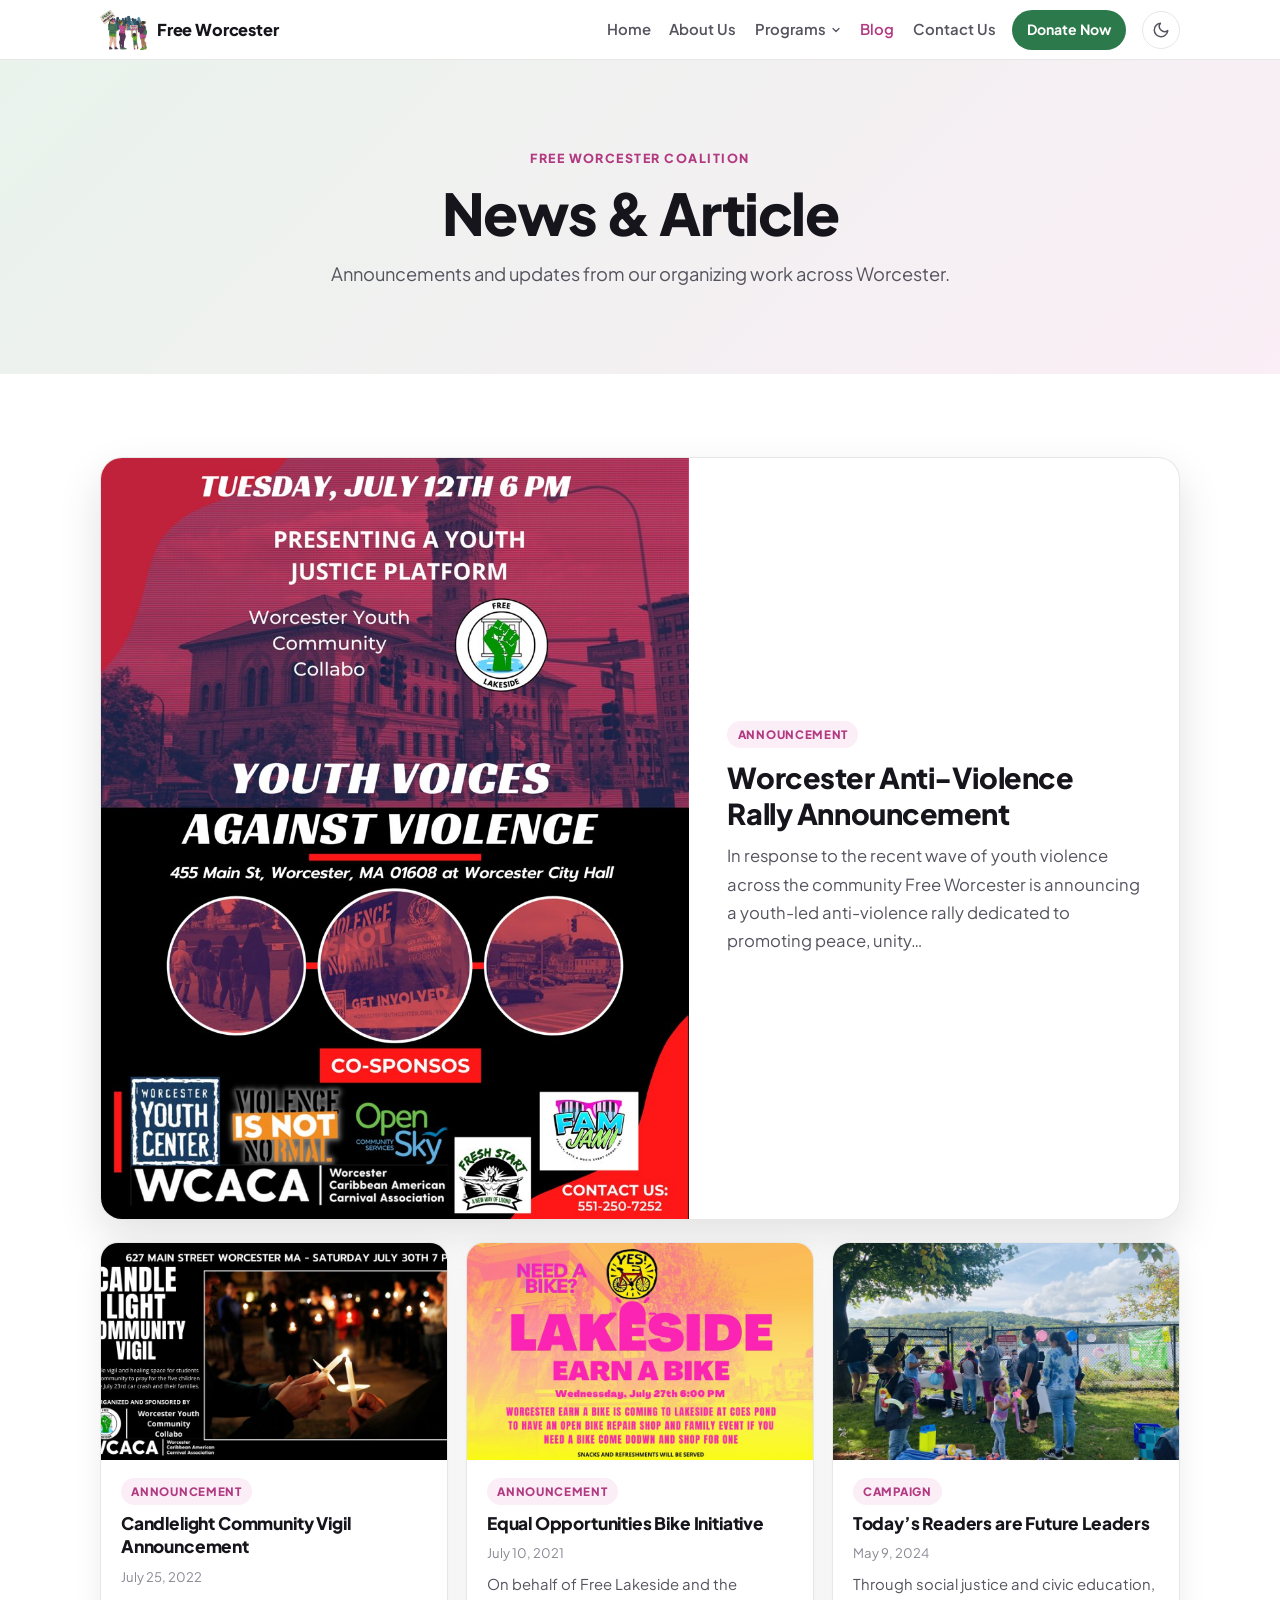
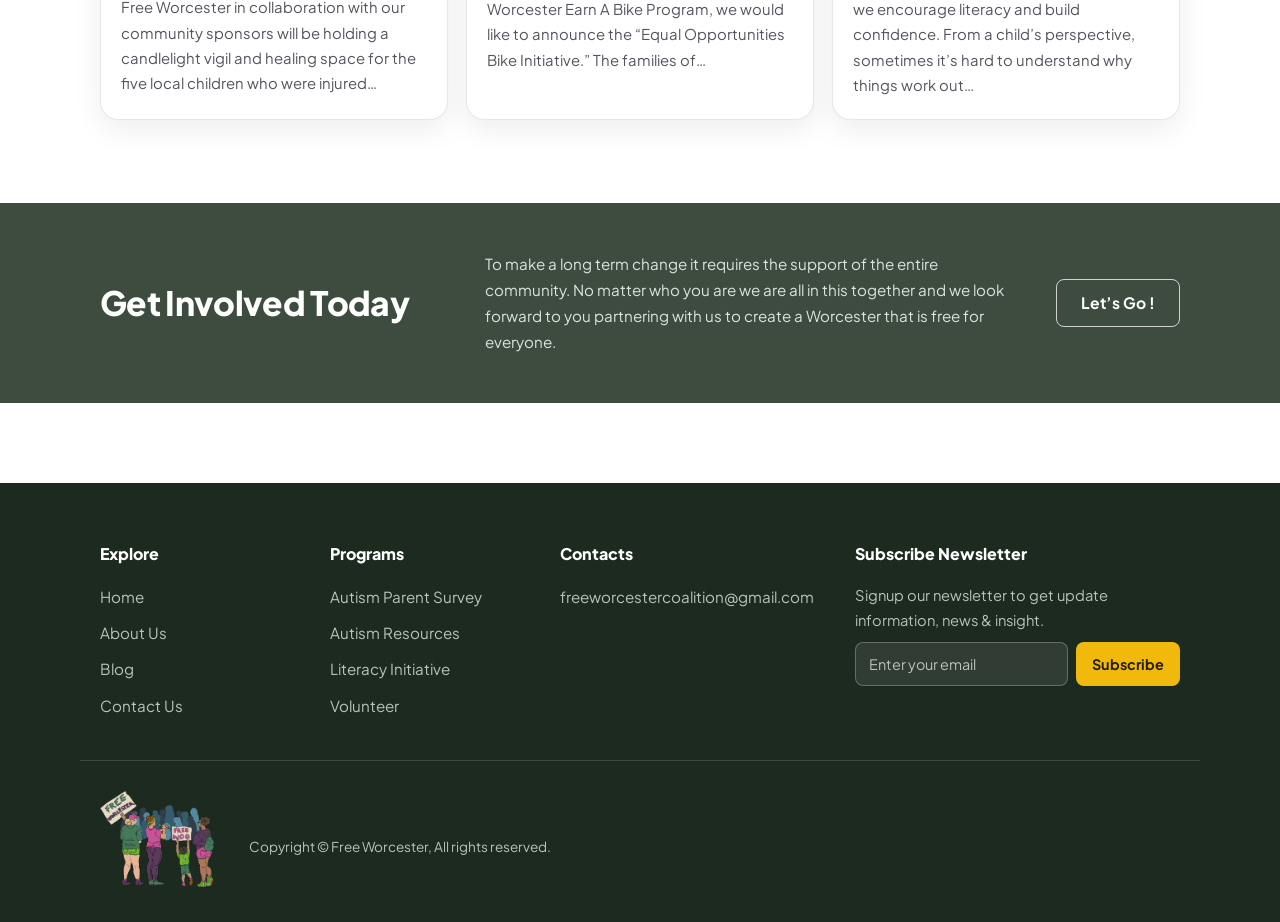
<file: blog.html>
<!DOCTYPE html>
<html lang="en">
<head>
<meta charset="utf-8">
<meta name="viewport" content="width=device-width, initial-scale=1">
<title>Blog — Free Worcester</title>
<meta name="description" content="News and articles from Free Worcester's organizing work in Worcester, Massachusetts.">
<link rel="icon" href="images/favicon-32.png" sizes="32x32" type="image/png">
<link rel="icon" href="images/favicon-192.png" sizes="192x192" type="image/png">
<link rel="apple-touch-icon" href="images/apple-touch-icon.png">
<link rel="preconnect" href="https://fonts.googleapis.com">
<link rel="preconnect" href="https://fonts.gstatic.com" crossorigin>
<link href="https://fonts.googleapis.com/css2?family=Plus+Jakarta+Sans:wght@400;600;700;800&display=swap" rel="stylesheet">
<link rel="stylesheet" href="assets/fw.css?v=20260810d">
<script>try{var t=localStorage.getItem('theme');if(t==='dark'||t==='light')document.documentElement.dataset.theme=t;}catch(e){}</script>
</head>
<body>

<header class="site-head">
  <div class="bar">
    <a class="brand" href="index.html"><img src="images/free-worcester-logo.png" alt="">Free Worcester</a>
    <nav class="main" aria-label="Site">
      <a href="index.html">Home</a>
      <a href="about.html">About Us</a>
      <span class="has-sub">
        <a href="autism-survey-report.html">Programs <svg class="caret" viewBox="0 0 24 24" fill="none" stroke="currentColor" stroke-width="2.5" stroke-linecap="round" stroke-linejoin="round" aria-hidden="true"><polyline points="6 9 12 15 18 9"/></svg></a>
        <span class="sub">
          <a href="autism-survey-report.html">Autism Parent Survey<span class="hint">Findings and Recommendations report</span></a>
          <a href="index.html#take-action">Social Justice Literacy Initiative<span class="hint">Today&rsquo;s Readers are Future Leaders</span></a>
        </span>
      </span>
      <a href="blog.html" aria-current="page">Blog</a>
      <a href="contact.html">Contact Us</a>
    </nav>
    <a class="head-cta" href="contact.html">Donate Now</a>
    <button class="icon-btn" id="theme-toggle" aria-pressed="false" aria-label="Switch to dark mode">
      <svg class="i-moon" viewBox="0 0 24 24" fill="none" stroke="currentColor" stroke-width="2" stroke-linecap="round" stroke-linejoin="round" aria-hidden="true"><path d="M21 12.79A9 9 0 1 1 11.21 3 7 7 0 0 0 21 12.79z"/></svg>
      <svg class="i-sun" viewBox="0 0 24 24" fill="none" stroke="currentColor" stroke-width="2" stroke-linecap="round" stroke-linejoin="round" style="display:none" aria-hidden="true"><circle cx="12" cy="12" r="5"/><line x1="12" y1="1" x2="12" y2="3"/><line x1="12" y1="21" x2="12" y2="23"/><line x1="4.22" y1="4.22" x2="5.64" y2="5.64"/><line x1="18.36" y1="18.36" x2="19.78" y2="19.78"/><line x1="1" y1="12" x2="3" y2="12"/><line x1="21" y1="12" x2="23" y2="12"/><line x1="4.22" y1="19.78" x2="5.64" y2="18.36"/><line x1="18.36" y1="5.64" x2="19.78" y2="4.22"/></svg>
    </button>
    <button class="icon-btn nav-toggle" id="nav-toggle" aria-expanded="false" aria-controls="mobile-nav" aria-label="Menu">
      <svg viewBox="0 0 24 24" fill="none" stroke="currentColor" stroke-width="2" stroke-linecap="round" aria-hidden="true"><line x1="3" y1="6" x2="21" y2="6"/><line x1="3" y1="12" x2="21" y2="12"/><line x1="3" y1="18" x2="21" y2="18"/></svg>
    </button>
  </div>
  <nav class="mobile-nav" id="mobile-nav" aria-label="Site">
    <a href="index.html">Home</a>
    <a href="about.html">About Us</a>
    <a class="subitem" href="autism-survey-report.html">Programs: Autism Parent Survey</a>
    <a class="subitem" href="index.html#take-action">Programs: Literacy Initiative</a>
    <a href="blog.html">Blog</a>
    <a href="contact.html">Contact Us</a>
    <a href="contact.html">Donate Now</a>
  </nav>
</header>

<main>

<section class="section band-accent">
  <div class="container center rv" style="max-width: 760px;">
    <span class="eyebrow">Free Worcester Coalition</span>
    <h1 class="display">News &amp; Article</h1>
    <p class="lead" style="margin-bottom: 0;">Announcements and updates from our organizing work across Worcester.</p>
  </div>
</section>

<section class="section">
  <div class="container">
    <article class="post-feature rv">
      <div class="thumb"><img src="images/fw-flyer-youth-voices.jpg" alt="Youth Voices Against Violence flyer: presenting a youth justice platform at Worcester City Hall" loading="lazy"></div>
      <div class="body">
        <span class="pill">Announcement</span>
        <h2>Worcester Anti-Violence Rally Announcement</h2>
        <p class="excerpt">In response to the recent wave of youth violence across the community Free Worcester is announcing a youth-led anti-violence rally dedicated to promoting peace, unity&hellip;</p>
      </div>
    </article>

    <div class="grid-3" style="margin-top: 1.4rem;">
      <article class="post-card rv">
        <div class="thumb"><img src="images/fw-flyer-vigil.jpg" alt="Candlelight Community Vigil flyer with hands lighting candles" loading="lazy"></div>
        <div class="body">
          <span class="pill">Announcement</span>
          <h3>Candlelight Community Vigil Announcement</h3>
          <span class="post-date">July 25, 2022</span>
          <p class="excerpt">Free Worcester in collaboration with our community sponsors will be holding a candlelight vigil and healing space for the five local children who were injured&hellip;</p>
        </div>
      </article>
      <article class="post-card rv">
        <div class="thumb"><img src="images/fw-flyer-earn-a-bike.jpg" alt="Lakeside Earn A Bike flyer: open bike repair shop and family event at Coes Pond" loading="lazy"></div>
        <div class="body">
          <span class="pill">Announcement</span>
          <h3>Equal Opportunities Bike Initiative</h3>
          <span class="post-date">July 10, 2021</span>
          <p class="excerpt">On behalf of Free Lakeside and the Worcester Earn A Bike Program, we would like to announce the &ldquo;Equal Opportunities Bike Initiative.&rdquo; The families of&hellip;</p>
        </div>
      </article>
      <article class="post-card rv">
        <div class="thumb"><img src="images/fw-lakeside-event.jpg" alt="A Free Worcester family event by the water at Coes Pond" loading="lazy"></div>
        <div class="body">
          <span class="pill">Campaign</span>
          <h3>Today&rsquo;s Readers are Future Leaders</h3>
          <span class="post-date">May 9, 2024</span>
          <p class="excerpt">Through social justice and civic education, we encourage literacy and build confidence. From a child&rsquo;s perspective, sometimes it&rsquo;s hard to understand why things work out&hellip;</p>
        </div>
      </article>
    </div>
  </div>
</section>

<section class="section tight band-cta" id="get-involved">
  <div class="container cta-row rv">
    <h2>Get Involved Today</h2>
    <p>To make a long term change it requires the support of the entire community. No matter who you are we are all in this together and we look forward to you partnering with us to create a Worcester that is free for everyone.</p>
    <a class="btn outline" href="contact.html">Let&rsquo;s Go !</a>
  </div>
</section>

</main>

<footer class="site-foot">
  <div class="cols">
    <div>
      <h4>Explore</h4>
      <ul>
        <li><a href="index.html">Home</a></li>
        <li><a href="about.html">About Us</a></li>
        <li><a href="blog.html">Blog</a></li>
        <li><a href="contact.html">Contact Us</a></li>
      </ul>
    </div>
    <div>
      <h4>Programs</h4>
      <ul>
        <li><a href="autism-survey-report.html">Autism Parent Survey</a></li>
        <li><a href="autism-survey-report.html#resources">Autism Resources</a></li>
        <li><a href="index.html#take-action">Literacy Initiative</a></li>
        <li><a href="contact.html">Volunteer</a></li>
      </ul>
    </div>
    <div>
      <h4>Contacts</h4>
      <ul>
        <li><a href="mailto:freeworcestercoalition@gmail.com">freeworcestercoalition@gmail.com</a></li>
      </ul>
    </div>
    <div>
      <h4>Subscribe Newsletter</h4>
      <p>Signup our newsletter to get update information, news &amp; insight.</p>
      <form class="newsletter" id="newsletter-form">
        <input id="nl-email" type="email" placeholder="Enter your email" aria-label="Email address" required>
        <button class="btn gold" type="submit">Subscribe</button>
      </form>
    </div>
  </div>
  <div class="foot-bottom">
    <img src="images/free-worcester-logo.png" alt="Free Worcester logo">
    <div>
      <p class="copyright">Copyright &copy; Free Worcester, All rights reserved.</p>
    </div>
  </div>
</footer>

<script src="assets/fw.js?v=20260810"></script>
</body>
</html>
</file>
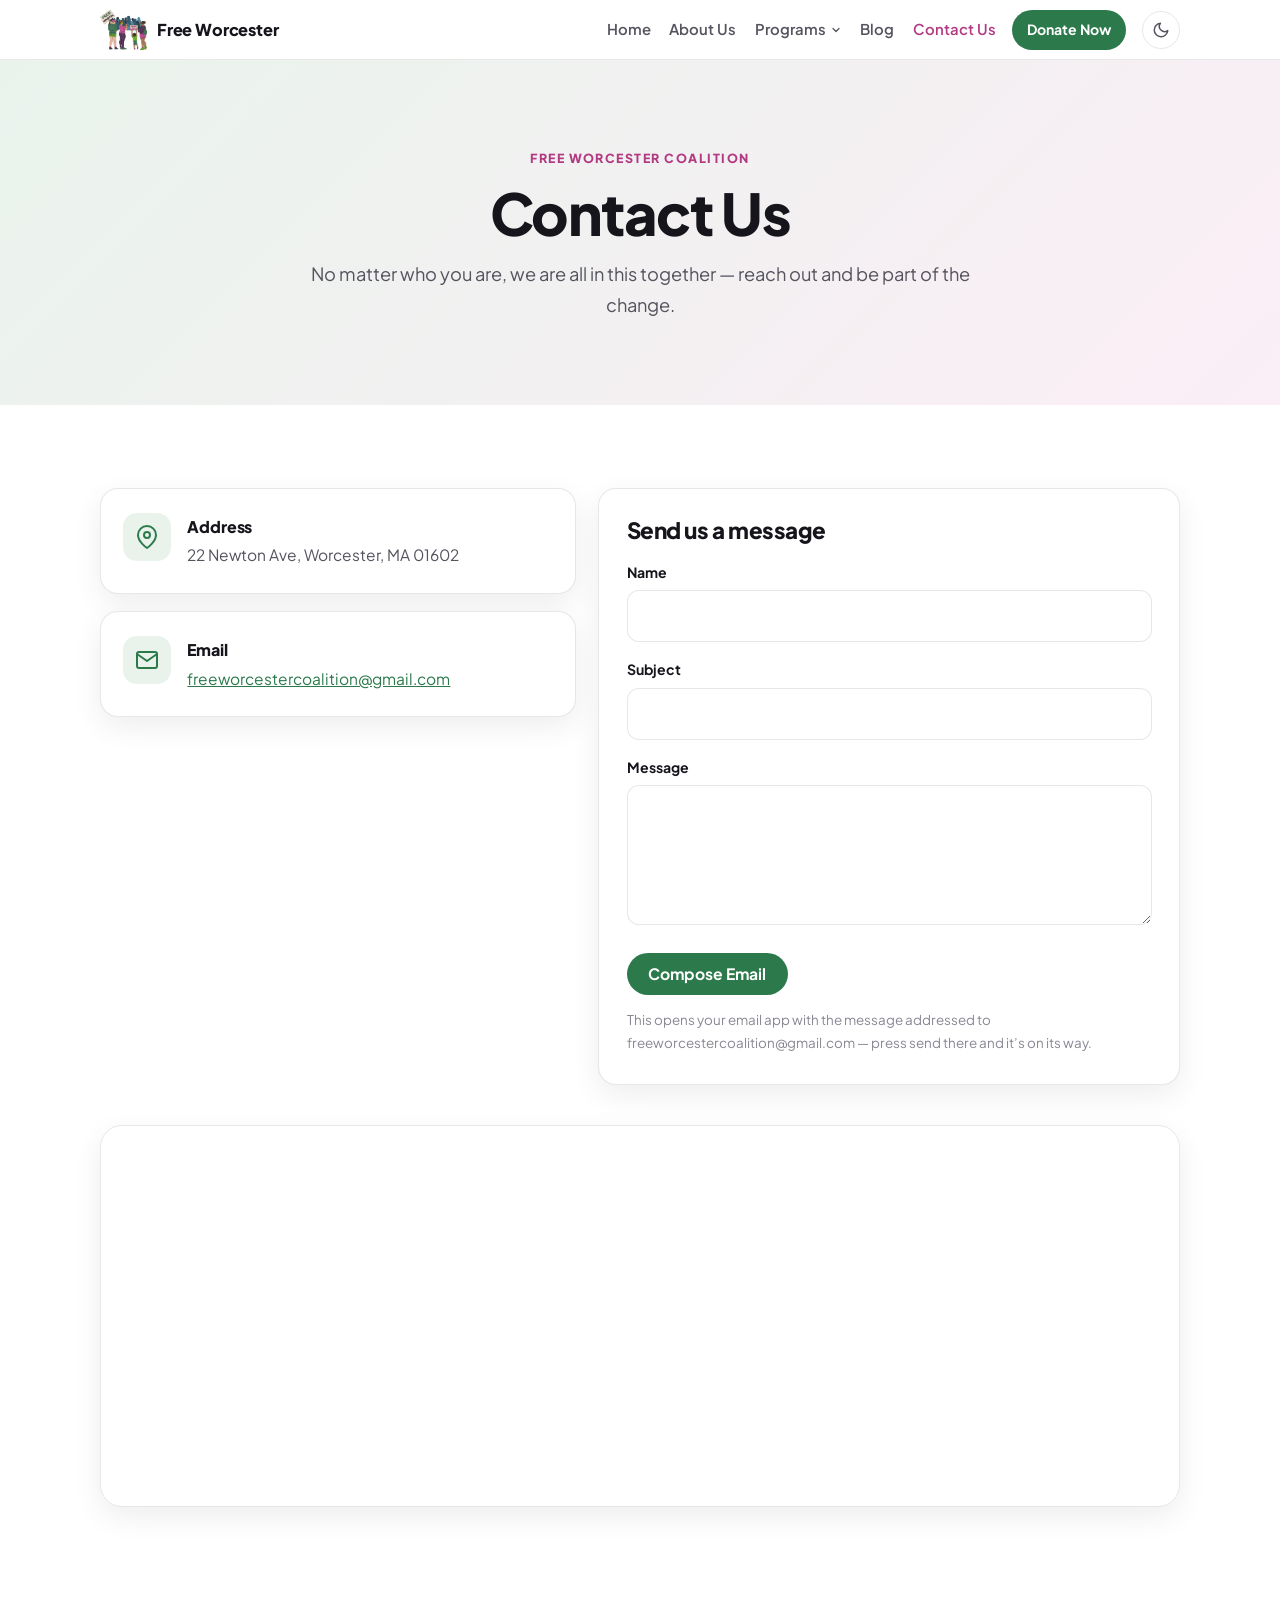
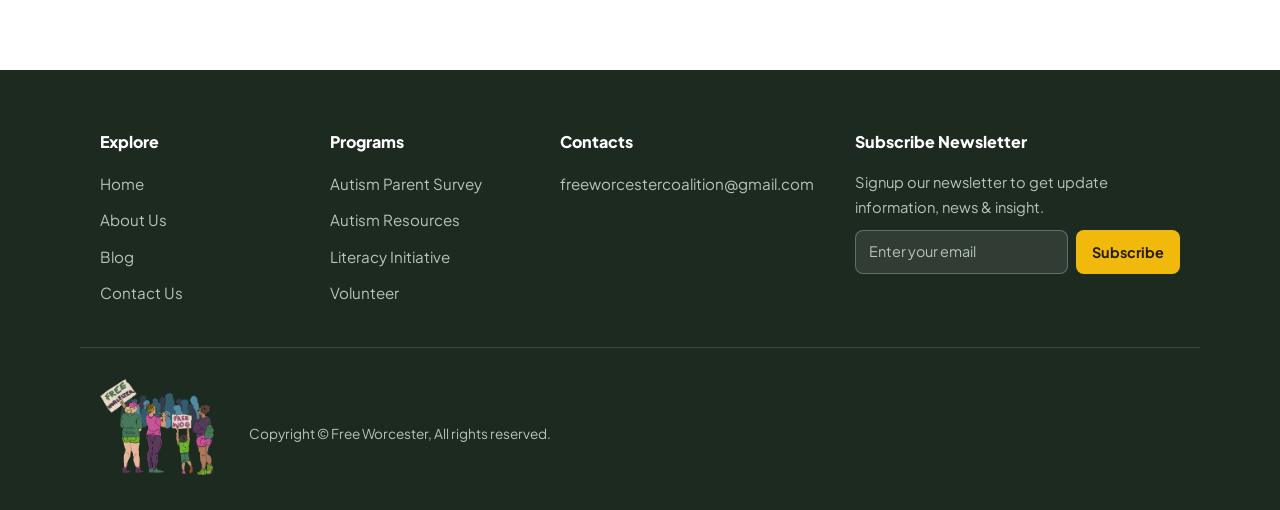
<file: contact.html>
<!DOCTYPE html>
<html lang="en">
<head>
<meta charset="utf-8">
<meta name="viewport" content="width=device-width, initial-scale=1">
<title>Contact Us — Free Worcester</title>
<meta name="description" content="Contact Free Worcester: 22 Newton Ave, Worcester, MA 01602 · freeworcestercoalition@gmail.com.">
<link rel="icon" href="images/favicon-32.png" sizes="32x32" type="image/png">
<link rel="icon" href="images/favicon-192.png" sizes="192x192" type="image/png">
<link rel="apple-touch-icon" href="images/apple-touch-icon.png">
<link rel="preconnect" href="https://fonts.googleapis.com">
<link rel="preconnect" href="https://fonts.gstatic.com" crossorigin>
<link href="https://fonts.googleapis.com/css2?family=Plus+Jakarta+Sans:wght@400;600;700;800&display=swap" rel="stylesheet">
<link rel="stylesheet" href="assets/fw.css?v=20260810d">
<script>try{var t=localStorage.getItem('theme');if(t==='dark'||t==='light')document.documentElement.dataset.theme=t;}catch(e){}</script>
</head>
<body>

<header class="site-head">
  <div class="bar">
    <a class="brand" href="index.html"><img src="images/free-worcester-logo.png" alt="">Free Worcester</a>
    <nav class="main" aria-label="Site">
      <a href="index.html">Home</a>
      <a href="about.html">About Us</a>
      <span class="has-sub">
        <a href="autism-survey-report.html">Programs <svg class="caret" viewBox="0 0 24 24" fill="none" stroke="currentColor" stroke-width="2.5" stroke-linecap="round" stroke-linejoin="round" aria-hidden="true"><polyline points="6 9 12 15 18 9"/></svg></a>
        <span class="sub">
          <a href="autism-survey-report.html">Autism Parent Survey<span class="hint">Findings and Recommendations report</span></a>
          <a href="index.html#take-action">Social Justice Literacy Initiative<span class="hint">Today&rsquo;s Readers are Future Leaders</span></a>
        </span>
      </span>
      <a href="blog.html">Blog</a>
      <a href="contact.html" aria-current="page">Contact Us</a>
    </nav>
    <a class="head-cta" href="contact.html">Donate Now</a>
    <button class="icon-btn" id="theme-toggle" aria-pressed="false" aria-label="Switch to dark mode">
      <svg class="i-moon" viewBox="0 0 24 24" fill="none" stroke="currentColor" stroke-width="2" stroke-linecap="round" stroke-linejoin="round" aria-hidden="true"><path d="M21 12.79A9 9 0 1 1 11.21 3 7 7 0 0 0 21 12.79z"/></svg>
      <svg class="i-sun" viewBox="0 0 24 24" fill="none" stroke="currentColor" stroke-width="2" stroke-linecap="round" stroke-linejoin="round" style="display:none" aria-hidden="true"><circle cx="12" cy="12" r="5"/><line x1="12" y1="1" x2="12" y2="3"/><line x1="12" y1="21" x2="12" y2="23"/><line x1="4.22" y1="4.22" x2="5.64" y2="5.64"/><line x1="18.36" y1="18.36" x2="19.78" y2="19.78"/><line x1="1" y1="12" x2="3" y2="12"/><line x1="21" y1="12" x2="23" y2="12"/><line x1="4.22" y1="19.78" x2="5.64" y2="18.36"/><line x1="18.36" y1="5.64" x2="19.78" y2="4.22"/></svg>
    </button>
    <button class="icon-btn nav-toggle" id="nav-toggle" aria-expanded="false" aria-controls="mobile-nav" aria-label="Menu">
      <svg viewBox="0 0 24 24" fill="none" stroke="currentColor" stroke-width="2" stroke-linecap="round" aria-hidden="true"><line x1="3" y1="6" x2="21" y2="6"/><line x1="3" y1="12" x2="21" y2="12"/><line x1="3" y1="18" x2="21" y2="18"/></svg>
    </button>
  </div>
  <nav class="mobile-nav" id="mobile-nav" aria-label="Site">
    <a href="index.html">Home</a>
    <a href="about.html">About Us</a>
    <a class="subitem" href="autism-survey-report.html">Programs: Autism Parent Survey</a>
    <a class="subitem" href="index.html#take-action">Programs: Literacy Initiative</a>
    <a href="blog.html">Blog</a>
    <a href="contact.html">Contact Us</a>
    <a href="contact.html">Donate Now</a>
  </nav>
</header>

<main>

<section class="section band-accent">
  <div class="container center rv" style="max-width: 760px;">
    <span class="eyebrow">Free Worcester Coalition</span>
    <h1 class="display">Contact Us</h1>
    <p class="lead" style="margin-bottom: 0;">No matter who you are, we are all in this together &mdash; reach out and be part of the change.</p>
  </div>
</section>

<section class="section">
  <div class="container">
    <div class="contact-grid">
      <div class="stack rv">
        <div class="fcard info-card">
          <div class="icon-chip"><svg viewBox="0 0 24 24" fill="none" stroke="currentColor" stroke-width="2" stroke-linecap="round" stroke-linejoin="round" aria-hidden="true"><path d="M21 10c0 7-9 13-9 13s-9-6-9-13a9 9 0 0 1 18 0z"/><circle cx="12" cy="10" r="3"/></svg></div>
          <div>
            <h3>Address</h3>
            <p>22 Newton Ave, Worcester, MA 01602</p>
          </div>
        </div>
        <div class="fcard info-card">
          <div class="icon-chip"><svg viewBox="0 0 24 24" fill="none" stroke="currentColor" stroke-width="2" stroke-linecap="round" stroke-linejoin="round" aria-hidden="true"><path d="M4 4h16c1.1 0 2 .9 2 2v12c0 1.1-.9 2-2 2H4c-1.1 0-2-.9-2-2V6c0-1.1.9-2 2-2z"/><polyline points="22,6 12,13 2,6"/></svg></div>
          <div>
            <h3>Email</h3>
            <p><a href="mailto:freeworcestercoalition@gmail.com">freeworcestercoalition@gmail.com</a></p>
          </div>
        </div>
      </div>
      <div class="fcard rv" style="padding: 1.8rem 1.7rem;">
        <h2 class="title" style="font-size: 1.4rem; margin-bottom: 1.1rem;">Send us a message</h2>
        <form class="msg" id="contact-form">
          <label for="cf-name">Name</label>
          <input id="cf-name" type="text" autocomplete="name">
          <label for="cf-subject">Subject</label>
          <input id="cf-subject" type="text">
          <label for="cf-message">Message</label>
          <textarea id="cf-message"></textarea>
          <button class="btn" type="submit">Compose Email</button>
          <p class="note">This opens your email app with the message addressed to freeworcestercoalition@gmail.com &mdash; press send there and it&rsquo;s on its way.</p>
        </form>
      </div>
    </div>
    <div class="map-frame rv">
      <iframe src="https://www.openstreetmap.org/export/embed.html?bbox=-71.8338%2C42.2671%2C-71.8138%2C42.2771&amp;layer=mapnik&amp;marker=42.27207%2C-71.82384" title="Map showing 22 Newton Ave, Worcester, MA" loading="lazy"></iframe>
    </div>
  </div>
</section>

</main>

<footer class="site-foot">
  <div class="cols">
    <div>
      <h4>Explore</h4>
      <ul>
        <li><a href="index.html">Home</a></li>
        <li><a href="about.html">About Us</a></li>
        <li><a href="blog.html">Blog</a></li>
        <li><a href="contact.html">Contact Us</a></li>
      </ul>
    </div>
    <div>
      <h4>Programs</h4>
      <ul>
        <li><a href="autism-survey-report.html">Autism Parent Survey</a></li>
        <li><a href="autism-survey-report.html#resources">Autism Resources</a></li>
        <li><a href="index.html#take-action">Literacy Initiative</a></li>
        <li><a href="contact.html">Volunteer</a></li>
      </ul>
    </div>
    <div>
      <h4>Contacts</h4>
      <ul>
        <li><a href="mailto:freeworcestercoalition@gmail.com">freeworcestercoalition@gmail.com</a></li>
      </ul>
    </div>
    <div>
      <h4>Subscribe Newsletter</h4>
      <p>Signup our newsletter to get update information, news &amp; insight.</p>
      <form class="newsletter" id="newsletter-form">
        <input id="nl-email" type="email" placeholder="Enter your email" aria-label="Email address" required>
        <button class="btn gold" type="submit">Subscribe</button>
      </form>
    </div>
  </div>
  <div class="foot-bottom">
    <img src="images/free-worcester-logo.png" alt="Free Worcester logo">
    <div>
      <p class="copyright">Copyright &copy; Free Worcester, All rights reserved.</p>
    </div>
  </div>
</footer>

<script src="assets/fw.js?v=20260810"></script>
</body>
</html>
</file>
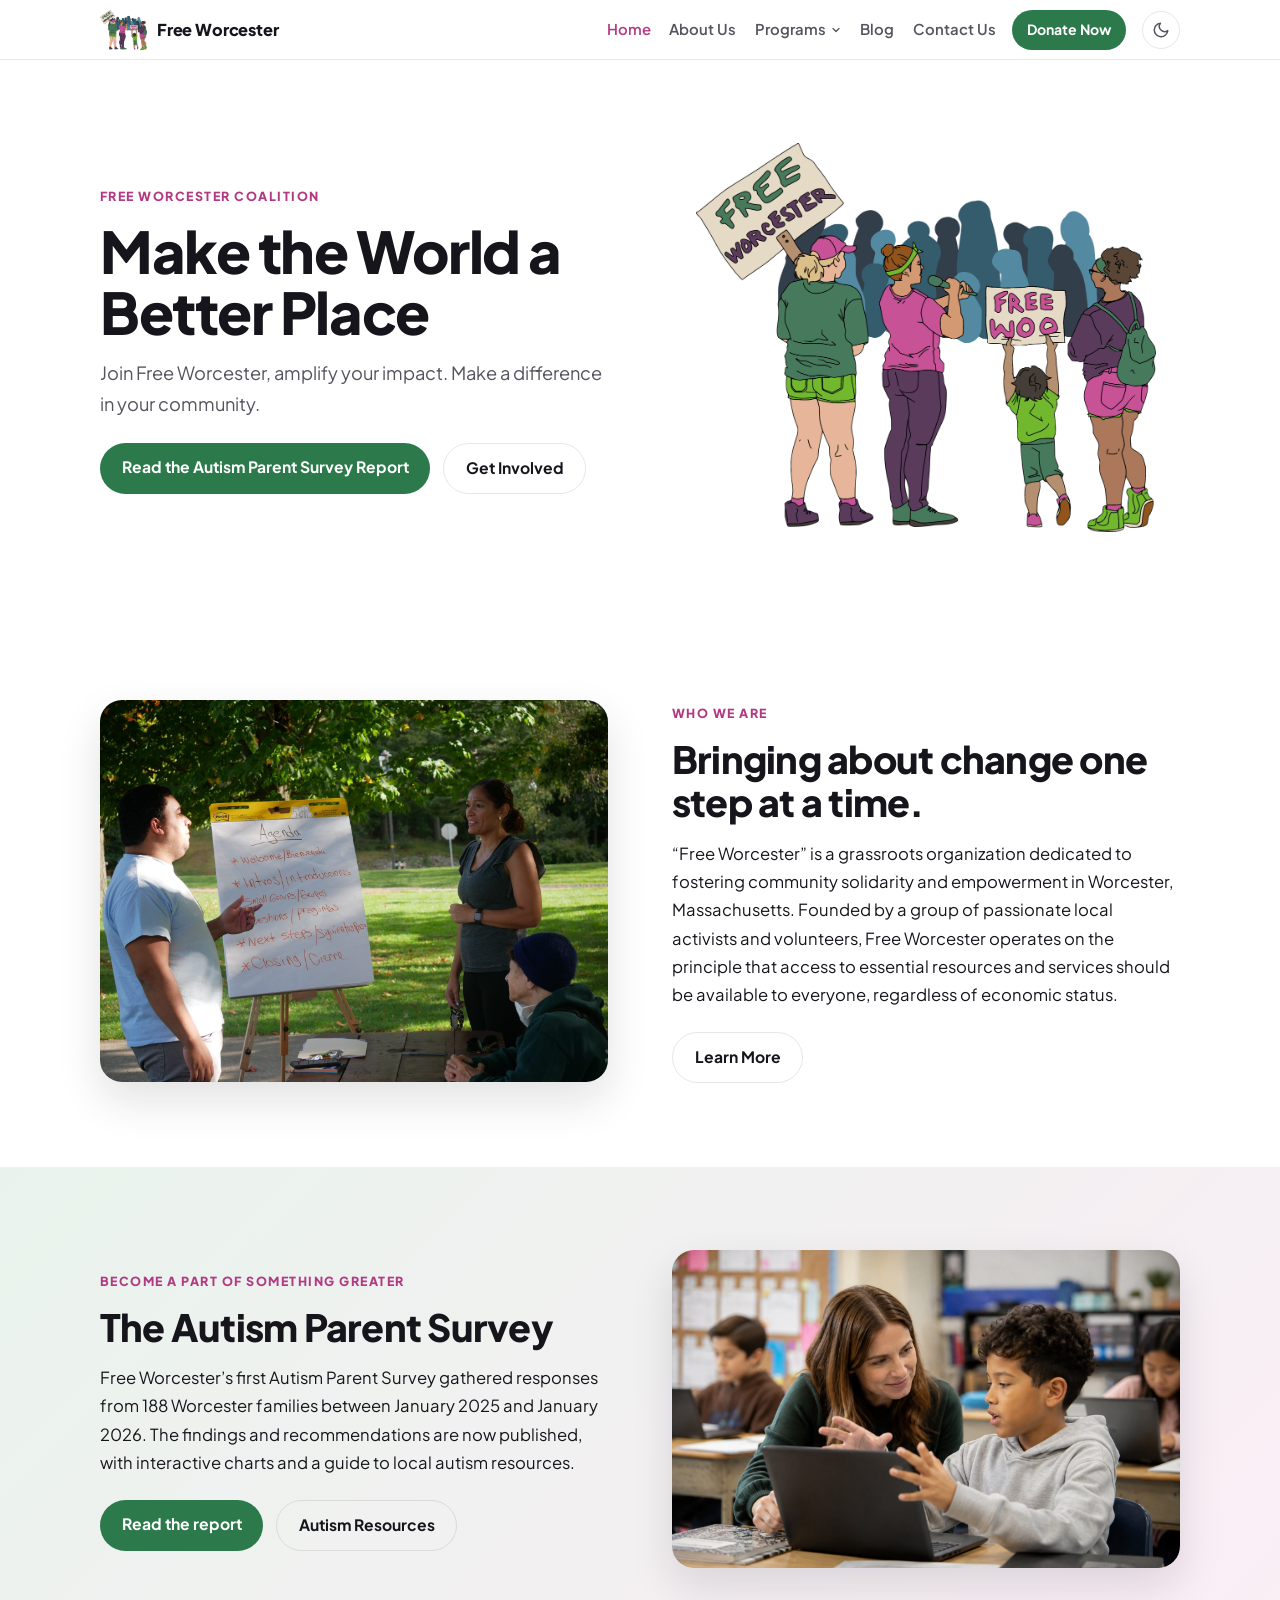
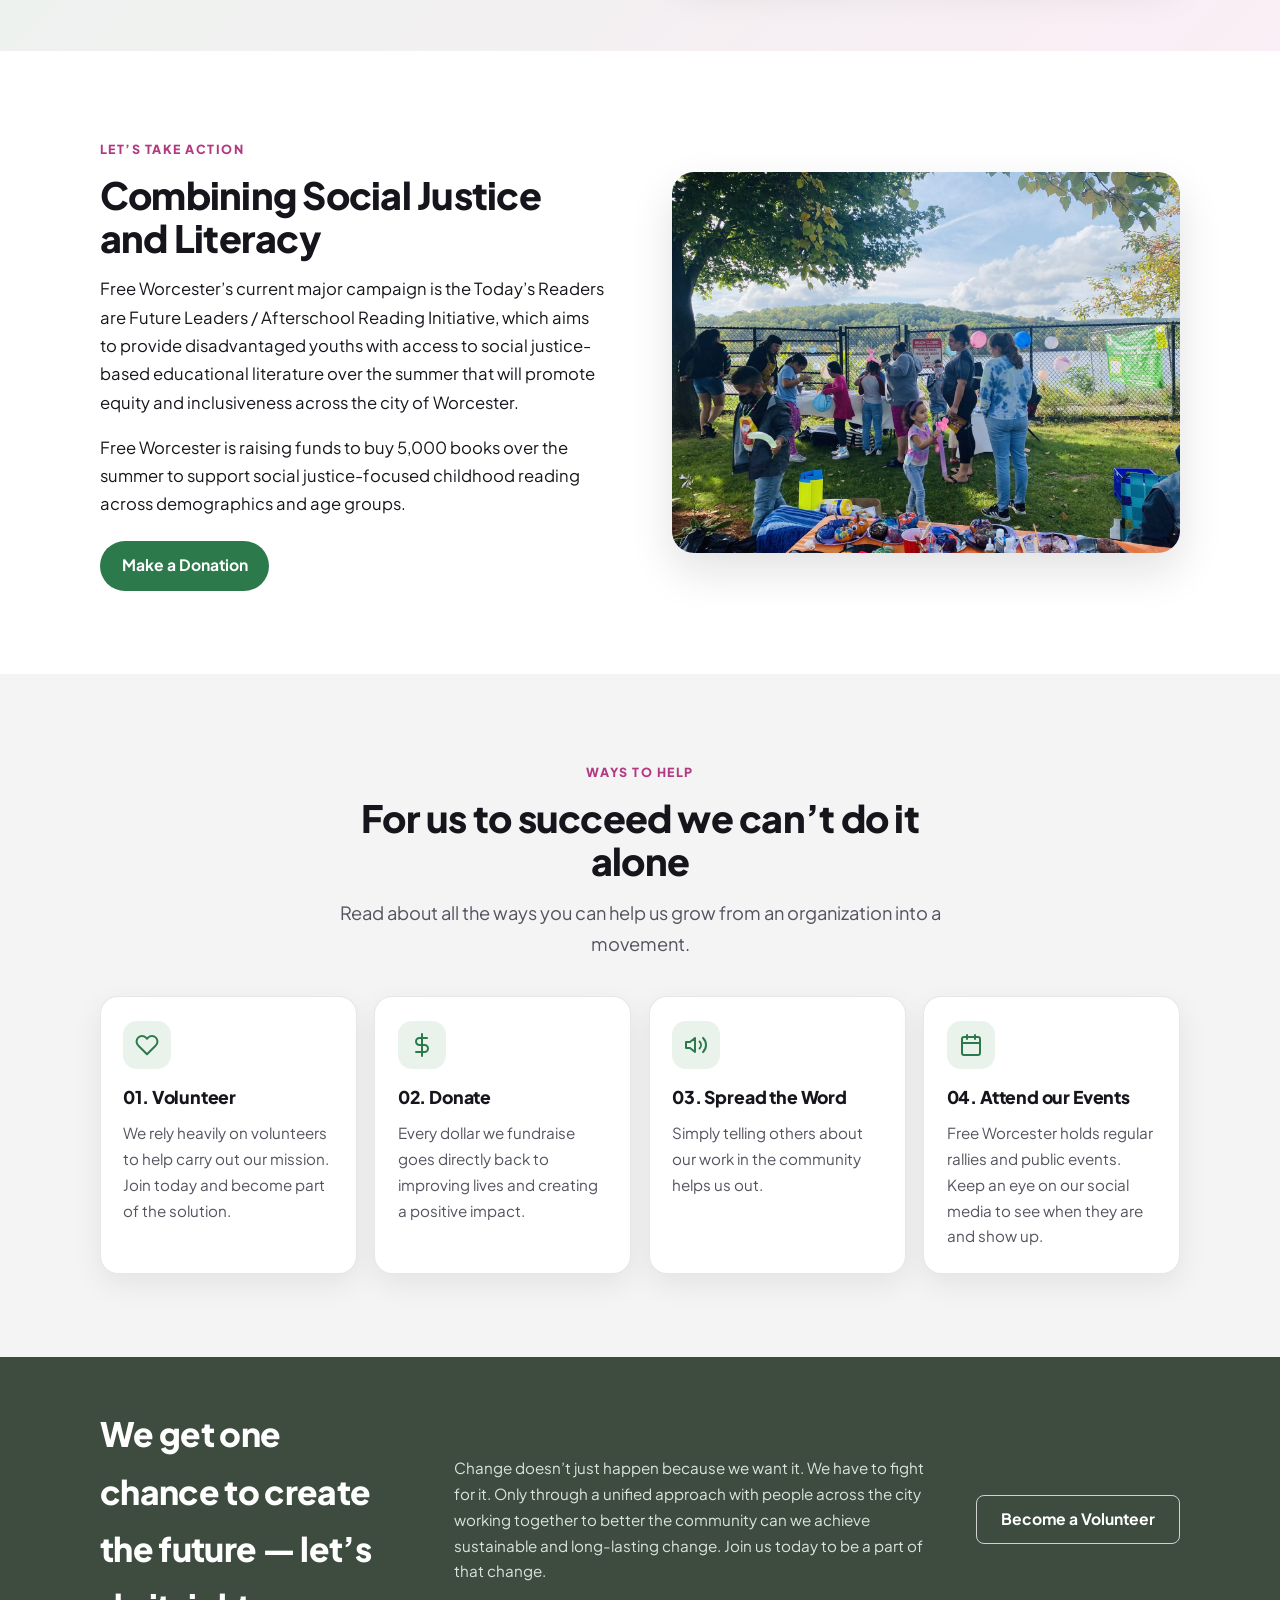
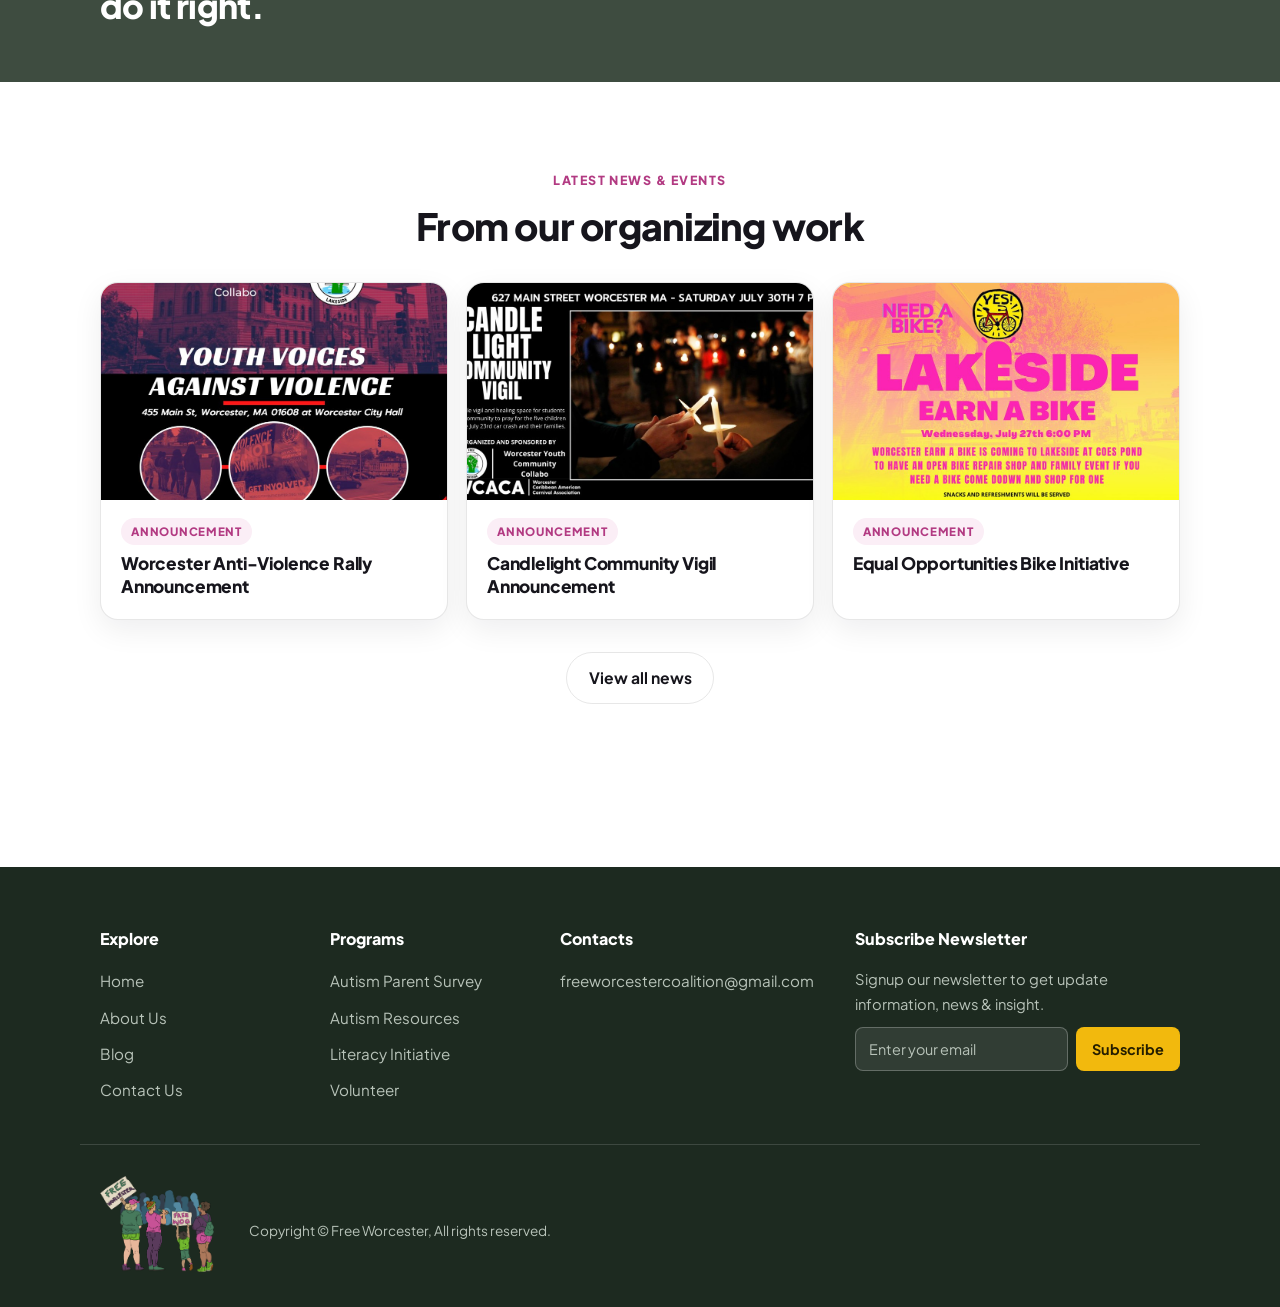
<file: home.html>
<!DOCTYPE html>
<html lang="en">
<head>
<meta charset="utf-8">
<title>Free Worcester</title>
<meta http-equiv="refresh" content="0; url=index.html">
<link rel="icon" href="images/favicon-32.png" sizes="32x32" type="image/png">
<link rel="canonical" href="index.html">
<script>location.replace('index.html');</script>
</head>
<body>
<p>This page has moved to the <a href="index.html">Free Worcester home page</a>.</p>
</body>
</html>
</file>
<file: assets/fw.css>
/* Free Worcester site design system */

:root {
  color-scheme: light;
  --page: #ffffff;
  --surface: #ffffff;
  --surface-2: #f4f4f5;
  --ink: #16151c;
  --ink-2: #55535e;
  --muted: #8a8794;
  --border: rgba(20, 19, 28, 0.10);
  --shadow: 0 10px 30px rgba(20, 19, 28, 0.07);
  --shadow-lift: 0 18px 44px rgba(20, 19, 28, 0.12);
  --green: #2c7a4b;
  --green-deep: #21593a;
  --green-ink: #ffffff;
  --lime: #7fc242;
  --pink: #d155a5;
  --accent-text: #b23a82;
  --wash-green: #e9f3ec;
  --wash-pink: #fbeef6;
  --foot-bg: #1d2a20;
  --foot-ink: #eef2ee;
  --foot-muted: #b8c3b9;
  --radius: 18px;
}
:root[data-theme="dark"] {
  color-scheme: dark;
  --page: #0e0e11;
  --surface: #17161c;
  --surface-2: #1e1d25;
  --ink: #f2f1f5;
  --ink-2: #c3c0cc;
  --muted: #918e9c;
  --border: rgba(255, 255, 255, 0.12);
  --shadow: 0 10px 30px rgba(0, 0, 0, 0.45);
  --shadow-lift: 0 18px 44px rgba(0, 0, 0, 0.6);
  --green: #58b978;
  --green-deep: #2b6b45;
  --green-ink: #08130c;
  --pink: #e176b8;
  --accent-text: #e78fc3;
  --wash-green: #142219;
  --wash-pink: #261523;
  --foot-bg: #152017;
}

* { box-sizing: border-box; }
html { scroll-behavior: smooth; }
@media (prefers-reduced-motion: reduce) { html { scroll-behavior: auto; } }
body {
  margin: 0;
  background: var(--page);
  color: var(--ink);
  font-family: "Plus Jakarta Sans", system-ui, -apple-system, "Segoe UI", sans-serif;
  font-size: 1.04rem;
  line-height: 1.7;
}
a { color: var(--green); }
:root[data-theme="dark"] main a:not(.btn) { color: var(--pink); }
img { max-width: 100%; }

/* ---------- Header ---------- */
.site-head {
  position: sticky; top: 0; z-index: 60;
  background: color-mix(in srgb, var(--page) 84%, transparent);
  -webkit-backdrop-filter: blur(14px); backdrop-filter: blur(14px);
  border-bottom: 1px solid var(--border);
}
.site-head .bar {
  max-width: 1120px; margin: 0 auto; padding: 0.6rem 1.25rem;
  display: flex; align-items: center; gap: 1rem;
}
.site-head .brand {
  display: flex; align-items: center; gap: 0.6rem;
  text-decoration: none; color: var(--ink); font-weight: 800; font-size: 1.02rem;
  flex: 1 1 auto; min-width: 0; letter-spacing: -0.01em;
}
.site-head .brand img { height: 40px; width: auto; display: block; }
.site-head nav.main { display: flex; gap: 1.15rem; align-items: center; }
.site-head nav.main a {
  font-size: 0.93rem; font-weight: 600; text-decoration: none; color: var(--ink-2);
  padding: 0.2rem 0;
}
.site-head nav.main a:hover { color: var(--ink); }
.site-head nav.main a[aria-current="page"] {
  color: var(--accent-text);
}
.has-sub { position: relative; }
.has-sub > a { display: inline-flex; align-items: center; gap: 0.25rem; }
.has-sub .caret { width: 12px; height: 12px; }
.sub {
  position: absolute; top: calc(100% + 8px); left: 50%; transform: translateX(-50%);
  background: var(--surface); border: 1px solid var(--border); border-radius: 14px;
  box-shadow: var(--shadow-lift); padding: 0.45rem; min-width: 280px; display: none; z-index: 70;
}
.has-sub:hover .sub, .has-sub:focus-within .sub { display: block; }
.sub::before { content: ""; position: absolute; top: -10px; left: 0; right: 0; height: 12px; }
.sub a {
  display: block; padding: 0.55rem 0.8rem; border-radius: 10px;
  font-size: 0.92rem; font-weight: 600; color: var(--ink) !important; text-decoration: none;
}
.sub a:hover { background: var(--surface-2); }
.sub a .hint { display: block; font-size: 0.78rem; font-weight: 500; color: var(--muted); }
.mobile-nav a.subitem { padding-left: 1.2rem; font-weight: 500; color: var(--ink-2); }
.head-cta {
  display: inline-block; background: var(--green); color: var(--green-ink) !important;
  font-size: 0.88rem; font-weight: 700; text-decoration: none;
  padding: 0.5rem 0.95rem; border-radius: 999px; white-space: nowrap;
}
.head-cta:hover { background: var(--green-deep); color: #fff !important; }
.icon-btn {
  background: none; border: 1px solid var(--border); border-radius: 999px;
  width: 38px; height: 38px; display: inline-flex; align-items: center; justify-content: center;
  color: var(--ink-2); cursor: pointer; flex: 0 0 auto;
}
.icon-btn:hover { background: var(--surface-2); }
.icon-btn svg { width: 18px; height: 18px; }
.nav-toggle { display: none; }
.mobile-nav {
  display: none; border-top: 1px solid var(--border);
  background: var(--surface); padding: 0.6rem 1.25rem 1rem;
}
.mobile-nav a {
  display: block; padding: 0.55rem 0.25rem; text-decoration: none;
  color: var(--ink); font-weight: 600; border-bottom: 1px solid var(--border);
}
.mobile-nav a:last-child { border-bottom: none; }
.mobile-nav.open { display: block; }
@media (max-width: 880px) {
  .site-head nav.main, .site-head .head-cta { display: none; }
  .nav-toggle { display: inline-flex; }
}

/* ---------- Layout ---------- */
.container { max-width: 1120px; margin: 0 auto; padding: 0 1.25rem; }
.container.narrow { max-width: 760px; }
.section { padding: clamp(3rem, 7vw, 5.2rem) 0; }
.section.tight { padding: clamp(2rem, 4vw, 3rem) 0; }
.split {
  display: grid; grid-template-columns: 1fr 1fr;
  gap: clamp(2rem, 5vw, 4.5rem); align-items: center;
}
@media (max-width: 880px) { .split { grid-template-columns: 1fr; } }
.split .media-right { order: 2; }
@media (max-width: 880px) { .split .media-right { order: 0; } }

.eyebrow {
  display: inline-block; font-size: 0.78rem; font-weight: 800;
  letter-spacing: 0.12em; text-transform: uppercase;
  color: var(--accent-text); margin: 0 0 0.8rem;
}
h1.display {
  font-size: clamp(2.3rem, 5.5vw, 3.6rem); line-height: 1.06;
  letter-spacing: -0.025em; font-weight: 800; margin: 0 0 1rem;
}
h2.title {
  font-size: clamp(1.7rem, 3.4vw, 2.35rem); line-height: 1.15;
  letter-spacing: -0.02em; font-weight: 800; margin: 0 0 1rem;
}
.lead { font-size: 1.14rem; color: var(--ink-2); margin: 0 0 1.2rem; }
p { margin: 0 0 1.05rem; }
.center { text-align: center; }
.center .eyebrow { margin-left: auto; margin-right: auto; }

/* ---------- Buttons ---------- */
.btn-row { display: flex; flex-wrap: wrap; gap: 0.8rem; margin: 1.4rem 0 0; }
.center .btn-row { justify-content: center; }
.btn {
  display: inline-block; padding: 0.72rem 1.35rem; border-radius: 999px;
  background: var(--green); color: var(--green-ink); text-decoration: none;
  font-weight: 700; font-size: 0.98rem; border: none; cursor: pointer; font-family: inherit;
  transition: transform 0.15s ease, background 0.15s ease, box-shadow 0.15s ease;
}
.btn:hover { background: var(--green-deep); color: #fff; transform: translateY(-2px); box-shadow: var(--shadow); }
.btn.ghost {
  background: transparent; color: var(--ink); border: 1.5px solid var(--border);
}
.btn.ghost:hover { background: var(--surface-2); color: var(--ink); box-shadow: none; }
.btn.on-dark { background: #fff; color: #1c4630; }
.btn.on-dark:hover { background: #eef5ef; color: #1c4630; }

/* ---------- Media ---------- */
.ph { border-radius: 22px; overflow: hidden; box-shadow: var(--shadow-lift); margin: 0; }
.ph img { display: block; width: 100%; height: auto; }
.hero-art { display: block; width: min(100%, 460px); height: auto; margin: 0 auto; }

/* ---------- Cards ---------- */
.grid-3 { display: grid; grid-template-columns: repeat(3, 1fr); gap: 1.1rem; }
.grid-4 { display: grid; grid-template-columns: repeat(4, 1fr); gap: 1.1rem; }
@media (max-width: 980px) { .grid-4 { grid-template-columns: repeat(2, 1fr); } }
@media (max-width: 880px) { .grid-3 { grid-template-columns: 1fr; } }
@media (max-width: 560px) { .grid-4 { grid-template-columns: 1fr; } }
.fcard {
  background: var(--surface); border: 1px solid var(--border);
  border-radius: var(--radius); padding: 1.5rem 1.4rem;
  box-shadow: var(--shadow);
  transition: transform 0.2s ease, box-shadow 0.2s ease;
}
.fcard:hover { transform: translateY(-4px); box-shadow: var(--shadow-lift); }
.fcard h3 { margin: 0 0 0.45rem; font-size: 1.1rem; font-weight: 800; letter-spacing: -0.01em; }
.fcard p { margin: 0; font-size: 0.95rem; color: var(--ink-2); }
.icon-chip {
  width: 48px; height: 48px; border-radius: 14px;
  background: var(--wash-green); color: var(--green);
  display: flex; align-items: center; justify-content: center; margin-bottom: 0.9rem;
}
:root[data-theme="dark"] .icon-chip { color: var(--pink); background: var(--wash-pink); }
.icon-chip svg { width: 24px; height: 24px; }

/* ---------- Bands ---------- */
.band-accent { background: linear-gradient(135deg, var(--wash-green), var(--wash-pink)); }
.band-cta { background: #3e4c40; color: #f4f7f4; }
.band-cta .eyebrow { color: #b7e3c5; }
.band-cta h2.title { color: #ffffff; }
.band-cta p { color: #d8ecdd; }
.band-soft { background: var(--surface-2); }
:root[data-theme="dark"] .band-accent { background: linear-gradient(135deg, var(--wash-green), var(--wash-pink)); }

.cta-row {
  display: grid; grid-template-columns: minmax(0, 0.9fr) minmax(0, 1.4fr) auto;
  gap: clamp(1.5rem, 4vw, 3.5rem); align-items: center;
}
.cta-row h2 { margin: 0; font-size: clamp(1.5rem, 3vw, 2.1rem); font-weight: 800; letter-spacing: -0.02em; color: #fff; }
.cta-row p { margin: 0; font-size: 0.95rem; color: #dbe4dc; }
@media (max-width: 880px) { .cta-row { grid-template-columns: 1fr; text-align: left; } }
.btn.outline {
  background: transparent; color: #fff; border: 1px solid rgba(255, 255, 255, 0.75);
  border-radius: 8px; padding: 0.62rem 1.5rem; white-space: nowrap;
}
.btn.outline:hover { background: rgba(255, 255, 255, 0.12); color: #fff; box-shadow: none; }
.btn.gold { background: #f2b90d; color: #251e00; border-radius: 8px; }
.btn.gold:hover { background: #dfa90a; color: #251e00; }

/* ---------- Partner logos ---------- */
.trust-title { color: var(--green-deep); }
:root[data-theme="dark"] .trust-title { color: var(--green); }
.accent-bar { width: 64px; height: 4px; background: #f2b90d; margin-top: 1.8rem; border-radius: 2px; }
.partner-grid {
  display: grid; grid-template-columns: repeat(3, 1fr);
  gap: 1px; background: var(--border); border: 1px solid var(--border);
}
.partner-grid .cell {
  background: var(--page); display: flex; align-items: center; justify-content: center;
  padding: 1.5rem 1.1rem; min-height: 122px;
}
.partner-grid .cell img {
  max-height: 62px; max-width: 84%; width: auto; object-fit: contain;
  filter: grayscale(1); opacity: 0.78; transition: filter 0.2s ease, opacity 0.2s ease;
}
.partner-grid .cell:hover img { filter: none; opacity: 1; }
:root[data-theme="dark"] .partner-grid { background: rgba(255, 255, 255, 0.18); border-color: rgba(255, 255, 255, 0.18); }
:root[data-theme="dark"] .partner-grid .cell { background: #eceae4; }
@media (max-width: 560px) { .partner-grid { grid-template-columns: repeat(2, 1fr); } }

.logo-marquee {
  overflow: hidden;
  -webkit-mask-image: linear-gradient(90deg, transparent, #000 10%, #000 90%, transparent);
  mask-image: linear-gradient(90deg, transparent, #000 10%, #000 90%, transparent);
}
.logo-track { display: flex; width: max-content; animation: logo-scroll 36s linear infinite; }
.logo-marquee:hover .logo-track { animation-play-state: paused; }
.logo-set { display: flex; align-items: center; gap: 2.4rem; padding-right: 2.4rem; }
@keyframes logo-scroll {
  from { transform: translateX(0); }
  to { transform: translateX(-50%); }
}
.logo-marquee .partner { display: flex; align-items: center; padding: 0.4rem 0.7rem; flex: none; }
.logo-marquee .partner img {
  display: block; height: 46px; width: auto; max-width: 150px; object-fit: contain;
  filter: grayscale(1); opacity: 0.75; transition: filter 0.2s ease, opacity 0.2s ease;
}
.logo-marquee .partner:hover img { filter: none; opacity: 1; }
:root[data-theme="dark"] .logo-marquee .partner { background: #eceae4; border-radius: 12px; }
.strip-label {
  text-align: center; font-size: 0.8rem; font-weight: 800; letter-spacing: 0.14em;
  text-transform: uppercase; color: var(--muted); margin: 0 0 1.3rem;
}

/* ---------- Posts ---------- */
.post-card {
  background: var(--surface); border: 1px solid var(--border);
  border-radius: var(--radius); overflow: hidden; box-shadow: var(--shadow);
  transition: transform 0.2s ease, box-shadow 0.2s ease;
  display: flex; flex-direction: column;
}
.post-card:hover { transform: translateY(-4px); box-shadow: var(--shadow-lift); }
.post-card .thumb { overflow: hidden; aspect-ratio: 16 / 10; }
.post-card .thumb img {
  width: 100%; height: 100%; object-fit: cover; display: block;
  transition: transform 0.5s ease;
}
.post-card:hover .thumb img { transform: scale(1.05); }
.post-card .body { padding: 1.15rem 1.25rem 1.3rem; display: flex; flex-direction: column; gap: 0.45rem; }
.post-card h3 { margin: 0; font-size: 1.08rem; font-weight: 800; line-height: 1.35; letter-spacing: -0.01em; }
.post-card .excerpt { margin: 0; font-size: 0.93rem; color: var(--ink-2); }
.pill {
  display: inline-block; align-self: flex-start; font-size: 0.72rem; font-weight: 800;
  letter-spacing: 0.06em; text-transform: uppercase;
  background: var(--wash-pink); color: var(--accent-text);
  border-radius: 999px; padding: 0.22rem 0.65rem;
}
.post-date { font-size: 0.82rem; color: var(--muted); }
.post-feature {
  display: grid; grid-template-columns: minmax(0, 1.2fr) minmax(0, 1fr);
  background: var(--surface); border: 1px solid var(--border);
  border-radius: 22px; overflow: hidden; box-shadow: var(--shadow-lift);
}
.post-feature .thumb img { width: 100%; height: 100%; object-fit: cover; display: block; }
.post-feature .body { padding: clamp(1.4rem, 3.5vw, 2.4rem); display: flex; flex-direction: column; gap: 0.7rem; justify-content: center; }
.post-feature h2 { margin: 0; font-size: clamp(1.35rem, 2.6vw, 1.8rem); font-weight: 800; line-height: 1.25; letter-spacing: -0.015em; }
.post-feature .excerpt { margin: 0; color: var(--ink-2); }
@media (max-width: 880px) { .post-feature { grid-template-columns: 1fr; } }

/* ---------- History / founder ---------- */
.history-founder {
  display: grid; grid-template-columns: minmax(0, 0.85fr) minmax(0, 1.15fr);
  gap: clamp(2rem, 5vw, 4rem); align-items: center;
}
.history-founder .portrait { width: 100%; max-width: 440px; height: auto; display: block; justify-self: center; }
.accent-dash { width: 44px; height: 4px; border-radius: 2px; background: var(--green); margin-bottom: 1.1rem; }
.hist-cols { display: grid; grid-template-columns: 1fr 1fr; gap: 1.7rem; }
.hist-cols p { margin-top: 0; }
.hist-cols .signature { height: 50px; width: auto; display: block; margin: 1.5rem 0 0.9rem; }
:root[data-theme="dark"] .hist-cols .signature { filter: invert(1) opacity(0.9); }
.sig-name { margin: 0; color: var(--ink-2); }
.sig-name strong { color: var(--ink); font-weight: 800; }
@media (max-width: 900px) {
  .history-founder { grid-template-columns: 1fr; }
  .history-founder .portrait { max-width: 320px; justify-self: start; }
}
@media (max-width: 640px) { .hist-cols { grid-template-columns: 1fr; } }
@media (min-width: 901px) {
  #history { padding-bottom: 0; }
  .history-founder .portrait { align-self: end; }
}

/* ---------- Why-join band ---------- */
.band-join { background: #4a574c; }
.band-join .eyebrow { color: #74d194; }
.band-join .title { color: #fff; }
.band-join .lead { color: rgba(255, 255, 255, 0.85); }
:root[data-theme="dark"] .band-join { background: #222b24; }
.join-card {
  background: var(--surface); border-radius: 14px; overflow: hidden;
  box-shadow: var(--shadow-lift); text-align: center;
  display: flex; flex-direction: column;
}
.join-card .thumb { aspect-ratio: 3 / 2; overflow: hidden; }
.join-card .thumb img { width: 100%; height: 100%; object-fit: cover; display: block; }
.join-card .body {
  padding: 1.6rem 1.4rem 1.8rem; flex: 1;
  display: flex; flex-direction: column; gap: 0.7rem; align-items: center;
}
.join-card h3 { margin: 0; font-size: 1.25rem; font-weight: 800; letter-spacing: -0.01em; }
.join-card p { margin: 0; color: var(--ink-2); }
.join-card .btn { border-radius: 10px; margin-top: auto; }
.band-join, .join-hang { --photo-h: calc((min(1120px, 100vw - 2.5rem) - 2.2rem) / 3 * 2 / 3); }
@media (min-width: 881px) {
  .band-join { padding-bottom: calc(var(--photo-h) + 3rem); }
  .join-hang { padding-top: 0; }
  .join-hang .join-cards { margin-top: calc(-1 * var(--photo-h)); }
}

/* ---------- Contact ---------- */
.contact-grid { display: grid; grid-template-columns: minmax(0, 0.9fr) minmax(0, 1.1fr); gap: 1.4rem; align-items: start; }
@media (max-width: 880px) { .contact-grid { grid-template-columns: 1fr; } }
.info-card { display: flex; gap: 1rem; align-items: flex-start; }
.info-card .icon-chip { margin: 0; flex: 0 0 auto; }
.info-card h3 { margin: 0 0 0.15rem; font-size: 1rem; font-weight: 800; }
.info-card p { margin: 0; color: var(--ink-2); font-size: 0.97rem; overflow-wrap: anywhere; }
.stack { display: flex; flex-direction: column; gap: 1.1rem; }
form.msg label { display: block; font-size: 0.88rem; font-weight: 700; margin: 1rem 0 0.35rem; }
form.msg label:first-of-type { margin-top: 0; }
form.msg input, form.msg textarea {
  width: 100%; padding: 0.68rem 0.85rem; font: inherit; color: var(--ink);
  background: var(--page); border: 1px solid var(--border); border-radius: 12px;
}
form.msg input:focus, form.msg textarea:focus { outline: 2px solid var(--green); outline-offset: 1px; }
form.msg textarea { min-height: 140px; resize: vertical; }
form.msg .note { font-size: 0.84rem; color: var(--muted); margin: 0.9rem 0 0; }
form.msg .btn { margin-top: 1.2rem; }
.map-frame {
  border: 1px solid var(--border); border-radius: 22px; overflow: hidden;
  box-shadow: var(--shadow); margin-top: 2.5rem;
}
.map-frame iframe { display: block; width: 100%; height: 380px; border: 0; }

/* ---------- Footer ---------- */
.site-foot { background: var(--foot-bg); color: var(--foot-ink); margin-top: clamp(3rem, 7vw, 5rem); }
.site-foot .cols {
  max-width: 1120px; margin: 0 auto; padding: clamp(2.5rem, 5vw, 3.6rem) 1.25rem 2rem;
  display: grid; grid-template-columns: 1.4fr 1fr 1fr; gap: 2.2rem;
}
@media (max-width: 880px) { .site-foot .cols { grid-template-columns: 1fr; } }
.site-foot .foot-bottom {
  max-width: 1120px; margin: 0 auto; padding: 1.9rem 1.25rem 2.2rem;
  border-top: 1px solid rgba(255, 255, 255, 0.14);
  display: grid; grid-template-columns: auto minmax(0, 1fr); gap: 2.2rem; align-items: center;
}
.site-foot .foot-bottom img { height: 96px; width: auto; display: block; }
.site-foot .copyright { margin: 0.9rem 0 0; font-size: 0.85rem; }
@media (max-width: 640px) { .site-foot .foot-bottom { grid-template-columns: 1fr; gap: 1.2rem; } }
.site-foot p { color: var(--foot-muted); font-size: 0.92rem; margin: 0 0 0.6rem; }
.site-foot h4 {
  font-size: 1rem; font-weight: 800; color: #ffffff; margin: 0 0 0.95rem;
}
.site-foot ul { list-style: none; margin: 0; padding: 0; }
.site-foot li { margin: 0 0 0.5rem; }
.site-foot a { color: var(--foot-muted); text-decoration: none; font-size: 0.95rem; }
.site-foot a:hover { color: #ffffff; }
.site-foot form.newsletter { display: flex; gap: 0.5rem; margin-top: 0.6rem; }
.site-foot form.newsletter input {
  flex: 1 1 auto; min-width: 0; padding: 0.55rem 0.8rem; font: inherit; font-size: 0.9rem;
  color: #fff; background: rgba(255, 255, 255, 0.09);
  border: 1px solid rgba(255, 255, 255, 0.25); border-radius: 8px;
}
.site-foot form.newsletter input::placeholder { color: var(--foot-muted); }
.site-foot form.newsletter .btn { padding: 0.55rem 1rem; font-size: 0.9rem; flex: 0 0 auto; }
.site-foot .base {
  border-top: 1px solid rgba(255, 255, 255, 0.12);
  max-width: 1120px; margin: 0 auto; padding: 1.1rem 1.25rem 1.4rem;
  font-size: 0.85rem; color: var(--foot-muted);
}
.site-foot .cols { grid-template-columns: 0.9fr 0.9fr 1.2fr 1.5fr; }
@media (max-width: 980px) { .site-foot .cols { grid-template-columns: 1fr 1fr; } }
@media (max-width: 640px) { .site-foot .cols { grid-template-columns: 1fr; } }

/* ---------- Reveal ---------- */
.rv { opacity: 0; transform: translateY(20px); transition: opacity 0.65s ease, transform 0.65s ease; }
.rv.in { opacity: 1; transform: none; }
@media (prefers-reduced-motion: reduce) {
  .rv { opacity: 1; transform: none; transition: none; }
  .fcard, .post-card, .btn, .logo-marquee .partner { transition: none; }
  .logo-marquee { -webkit-mask-image: none; mask-image: none; }
  .logo-track { animation: none; width: auto; }
  .logo-set { flex-wrap: wrap; justify-content: center; padding-right: 0; }
  .logo-set[aria-hidden="true"] { display: none; }
}
</file>
